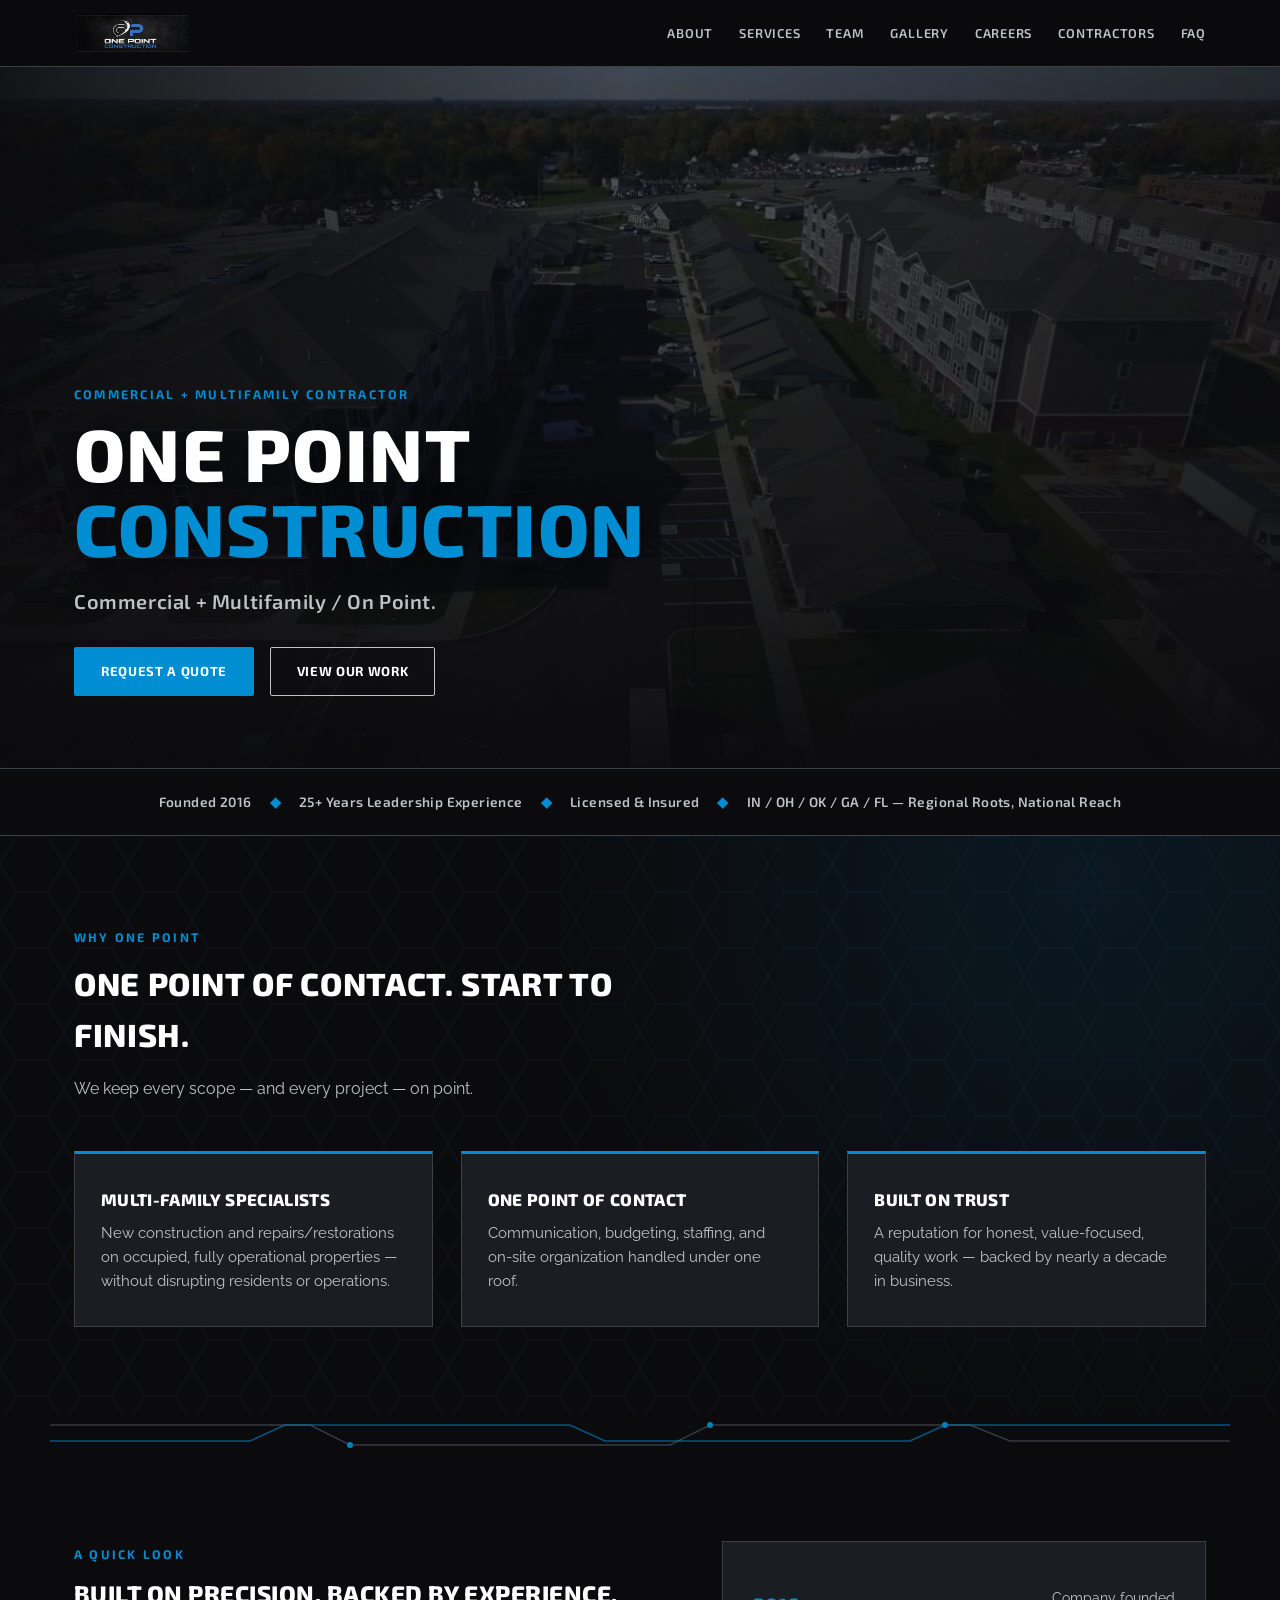
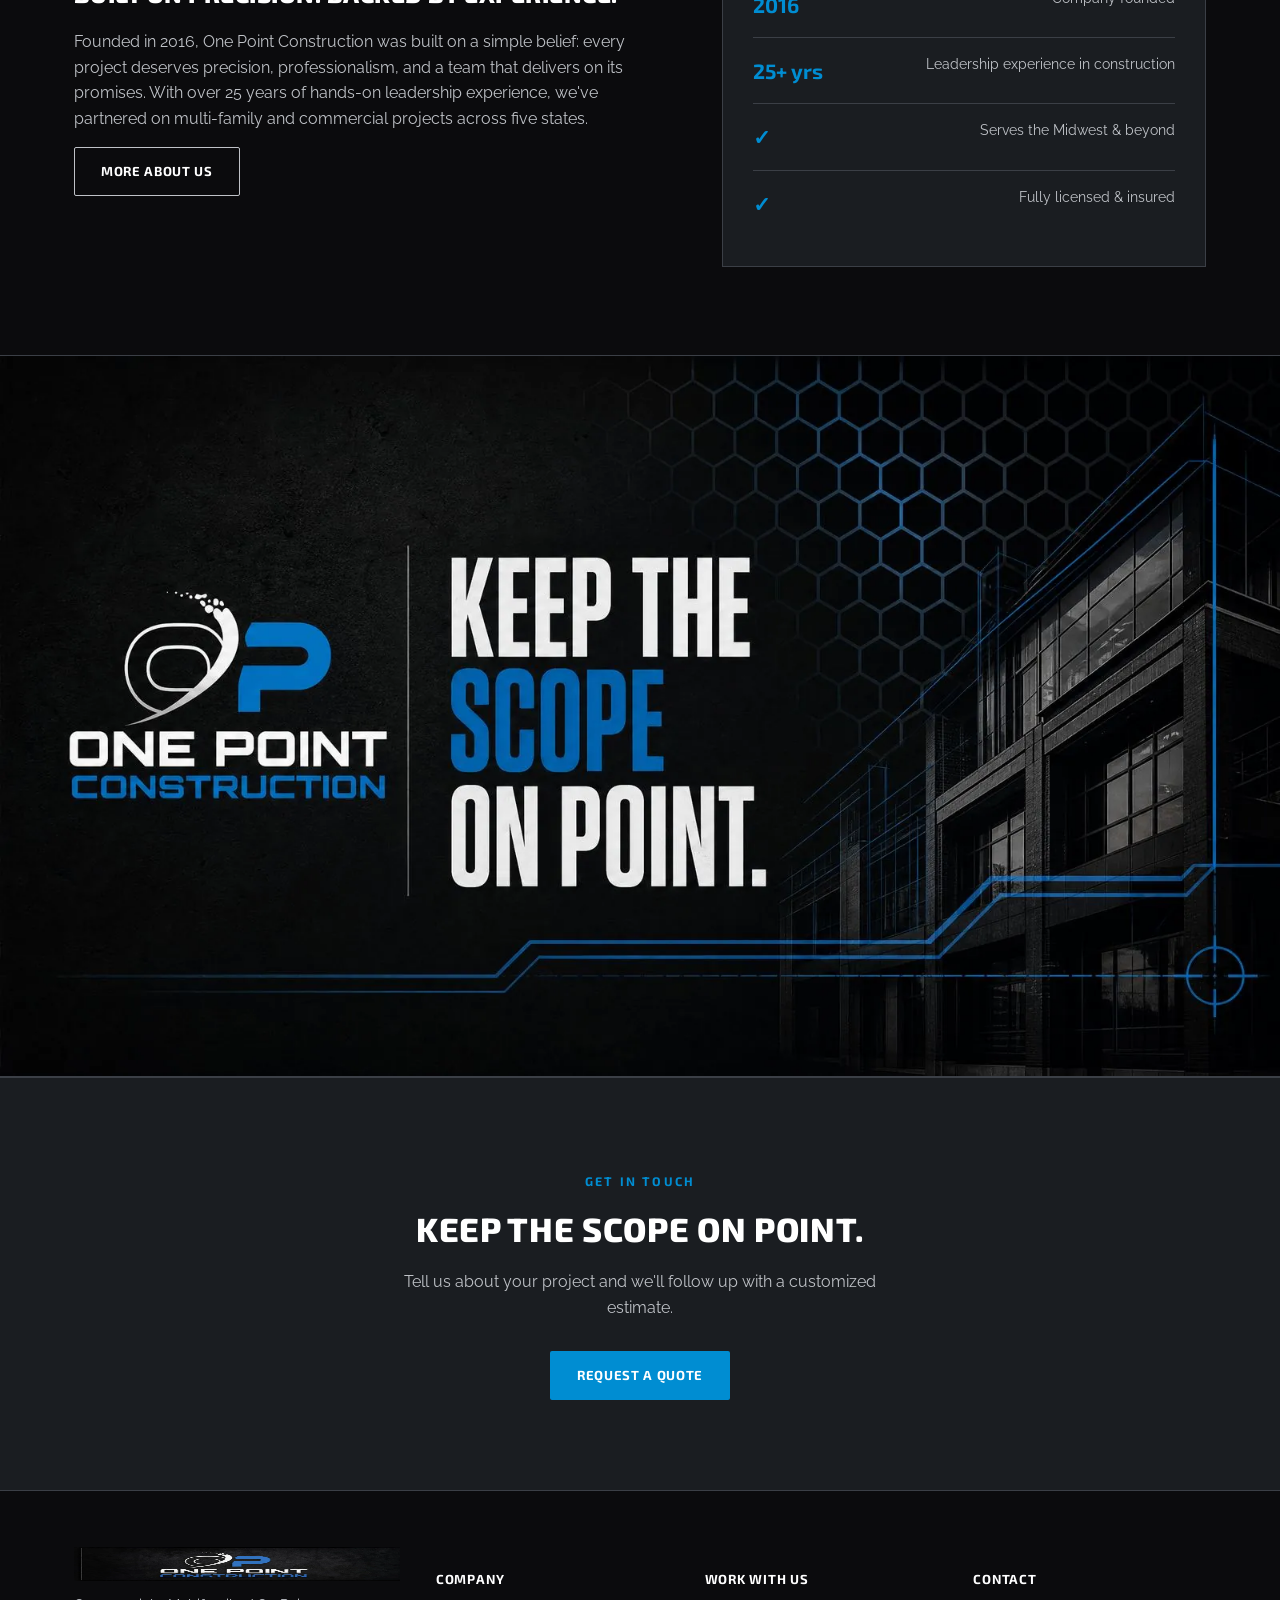
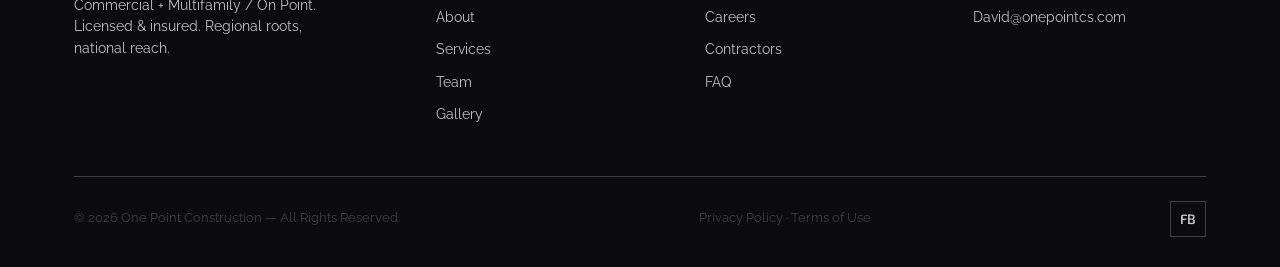
<file: index.html>
<!DOCTYPE html>
<html lang="en">
<head>
<!-- Google tag (gtag.js) -->
<script async src="https://www.googletagmanager.com/gtag/js?id=G-626EQRL59Y"></script>
<script>
  window.dataLayer = window.dataLayer || [];
  function gtag(){dataLayer.push(arguments);}
  gtag('js', new Date());

  gtag('config', 'G-626EQRL59Y');
</script>

<meta charset="UTF-8">
<meta name="viewport" content="width=device-width, initial-scale=1.0">
<title>Commercial &amp; Multifamily Contractor | One Point Construction</title>
<meta name="description" content="One Point Construction delivers commercial and multifamily roofing, siding, gutters, interior finishes, and painting across Indiana, Ohio, Oklahoma, Georgia, and Florida.">
<meta name="robots" content="index,follow,max-image-preview:large">
<meta name="theme-color" content="#0B0B0D">
<link rel="canonical" href="https://onepointconstruction.com/">
<meta property="og:type" content="website">
<meta property="og:site_name" content="One Point Construction">
<meta property="og:title" content="Commercial &amp; Multifamily Contractor | One Point Construction">
<meta property="og:description" content="Commercial and multifamily construction delivered with precision, professionalism, and one point of contact.">
<meta property="og:url" content="https://onepointconstruction.com/">
<meta property="og:image" content="https://onepointconstruction.com/assets/img/cta-band.jpg">
<meta property="og:image:secure_url" content="https://onepointconstruction.com/assets/img/cta-band.jpg">
<meta property="og:image:type" content="image/jpeg">
<meta property="og:image:width" content="1600">
<meta property="og:image:height" content="900">
<meta property="og:image:alt" content="One Point Construction — Commercial and Multifamily Contractor">
<meta name="twitter:card" content="summary_large_image">
<meta name="twitter:title" content="Commercial &amp; Multifamily Contractor | One Point Construction">
<meta name="twitter:description" content="Commercial and multifamily construction delivered with precision, professionalism, and one point of contact.">
<meta name="twitter:image" content="https://onepointconstruction.com/assets/img/cta-band.jpg">
<link rel="icon" href="assets/img/logo-badge.png">
<link rel="preload" href="assets/img/hero.webp" as="image" type="image/webp" fetchpriority="high">
<link rel="stylesheet" href="assets/styles.css">
<script type="application/ld+json">
{
  "@context":"https://schema.org",
  "@graph":[
    {
      "@type":"Organization",
      "@id":"https://onepointconstruction.com/#organization",
      "name":"One Point Construction",
      "url":"https://onepointconstruction.com/",
      "logo":{"@type":"ImageObject","url":"https://onepointconstruction.com/assets/img/logo-badge.png"},
      "image":"https://onepointconstruction.com/assets/img/hero.jpg",
      "description":"Commercial and multifamily construction contractor serving projects across Indiana, Ohio, Oklahoma, Georgia, and Florida.",
      "email":"David@onepointcs.com",
      "foundingDate":"2016",
      "sameAs":["https://www.facebook.com/OnePointCS/"],
      "areaServed":[
        {"@type":"State","name":"Indiana"},
        {"@type":"State","name":"Ohio"},
        {"@type":"State","name":"Oklahoma"},
        {"@type":"State","name":"Georgia"},
        {"@type":"State","name":"Florida"}
      ],
      "knowsAbout":["Commercial construction","Multifamily construction","Roofing","Siding","Gutters","Interior finishes","Painting"]
    },
    {
      "@type":"WebSite",
      "@id":"https://onepointconstruction.com/#website",
      "url":"https://onepointconstruction.com/",
      "name":"One Point Construction",
      "publisher":{"@id":"https://onepointconstruction.com/#organization"}
    }
  ]
}
</script>
</head>
<body>
<header>
  <div class="nav-inner">
    <a class="brand" href="index.html">
      <img src="assets/img/logo-lockup.webp" alt="One Point Construction" width="900" height="298">
    </a>
    <nav class="links">
      <a href="about.html">About</a>
      <a href="services.html">Services</a>
      <a href="team.html">Team</a>
      <a href="gallery.html">Gallery</a>
      <a href="careers.html">Careers</a>
      <a href="contractors.html">Contractors</a>
      <a href="faq.html">FAQ</a>
    </nav>
    <details class="mobile-menu">
      <summary aria-label="Open site navigation"><span class="mobile-menu-icon" aria-hidden="true">☰</span><span class="mobile-menu-label">Menu</span></summary>
      <nav class="mobile-menu-panel" aria-label="Mobile navigation">
        <a href="about.html">About</a><a href="services.html">Services</a><a href="team.html">Team</a><a href="gallery.html">Gallery</a><a href="careers.html">Careers</a><a href="contractors.html">Contractors</a><a href="faq.html">FAQ</a>
      </nav>
    </details>
  </div>
</header>
<section id="home" class="hero" style="background-image:url('assets/img/hero.webp');">
  <div class="hero-content">
    <div class="wrap">
      <span class="eyebrow">Commercial + Multifamily Contractor</span>
      <h1>ONE POINT<br><span class="accent">CONSTRUCTION</span></h1>
      <p class="hero-tagline">Commercial + Multifamily / On Point.</p>
      <div class="hero-cta">
        <a class="btn btn-primary" href="#contact">Request a Quote</a>
        <a class="btn btn-outline" href="gallery.html">View Our Work</a>
      </div>
    </div>
  </div>
</section>

<div class="cred-strip">
  <div class="wrap">
    <span>Founded 2016</span><span class="sep">&#9670;</span>
    <span>25+ Years Leadership Experience</span><span class="sep">&#9670;</span>
    <span>Licensed &amp; Insured</span><span class="sep">&#9670;</span>
    <span>IN / OH / OK / GA / FL &mdash; Regional Roots, National Reach</span>
  </div>
</div>

<section class="section hex-bg">
  <div class="wrap">
    <div class="section-head">
      <span class="eyebrow">Why One Point</span>
      <h2>One Point of Contact. Start to Finish.</h2>
      <p>We keep every scope &mdash; and every project &mdash; on point.</p>
    </div>
    <div class="pillars">
      <div class="pillar">
        <h3>Multi-Family Specialists</h3>
        <p>New construction and repairs/restorations on occupied, fully operational properties &mdash; without disrupting residents or operations.</p>
      </div>
      <div class="pillar">
        <h3>One Point of Contact</h3>
        <p>Communication, budgeting, staffing, and on-site organization handled under one roof.</p>
      </div>
      <div class="pillar">
        <h3>Built on Trust</h3>
        <p>A reputation for honest, value-focused, quality work &mdash; backed by nearly a decade in business.</p>
      </div>
    </div>
  </div>
</section>

<div class="divider"></div>

<section class="section">
  <div class="wrap">
    <div class="about-grid">
      <div class="about-copy">
        <span class="eyebrow">A Quick Look</span>
        <h2>Built on Precision. Backed by Experience.</h2>
        <p>Founded in 2016, One Point Construction was built on a simple belief: every project deserves precision, professionalism, and a team that delivers on its promises. With over 25 years of hands-on leadership experience, we've partnered on multi-family and commercial projects across five states.</p>
        <a class="btn btn-outline" href="about.html">More About Us</a>
      </div>
      <div class="stat-card">
        <div class="stat"><b>2016</b><span>Company founded</span></div>
        <div class="stat"><b>25+ yrs</b><span>Leadership experience in construction</span></div>
        <div class="stat"><b>&#10003;</b><span>Serves the Midwest &amp; beyond</span></div>
        <div class="stat"><b>&#10003;</b><span>Fully licensed &amp; insured</span></div>
      </div>
    </div>
  </div>
</section>

<div class="cta-band">
  <img src="assets/img/cta-band.webp" alt="One Point Construction — Keep the Scope On Point." width="1600" height="900" loading="lazy" decoding="async">
</div>
<section id="contact" class="contact-cta">
  <span class="eyebrow">Get In Touch</span>
  <h2>Keep the Scope On Point.</h2>
  <p>Tell us about your project and we'll follow up with a customized estimate.</p>
  <a class="btn btn-primary" href="mailto:David@onepointcs.com?subject=Requesting%20a%20Quote">Request a Quote</a>
</section>
<footer>
  <div class="wrap">
    <div class="foot-grid">
      <div class="foot-brand">
        <img src="assets/img/logo-lockup.webp" alt="One Point Construction" width="900" height="298" loading="lazy" decoding="async">
        <p>Commercial + Multifamily / On Point. Licensed &amp; insured. Regional roots, national reach.</p>
      </div>
      <div class="foot-col">
        <h5>Company</h5>
        <a href="about.html">About</a>
        <a href="services.html">Services</a>
        <a href="team.html">Team</a>
        <a href="gallery.html">Gallery</a>
      </div>
      <div class="foot-col">
        <h5>Work With Us</h5>
        <a href="careers.html">Careers</a>
        <a href="contractors.html">Contractors</a>
        <a href="faq.html">FAQ</a>
      </div>
      <div class="foot-col">
        <h5>Contact</h5>
        <a href="mailto:David@onepointcs.com">David@onepointcs.com</a>
      </div>
    </div>
    <div class="foot-bottom">
      <span>&copy; 2026 One Point Construction &mdash; All Rights Reserved.</span>
      <span><a href="privacy-policy.html">Privacy Policy</a> &middot; <a href="terms-of-use.html">Terms of Use</a></span>
      <div class="foot-social">
        <a href="https://www.facebook.com/OnePointCS/" aria-label="Facebook">FB</a>
      </div>
    </div>
  </div>
</footer>
<a class="mobile-quote-bar" href="#contact" aria-label="Request a quote from One Point Construction"><span>Have a project in mind?</span><strong>Request a Quote <span aria-hidden="true">→</span></strong></a>
</body>
</html>
</file>
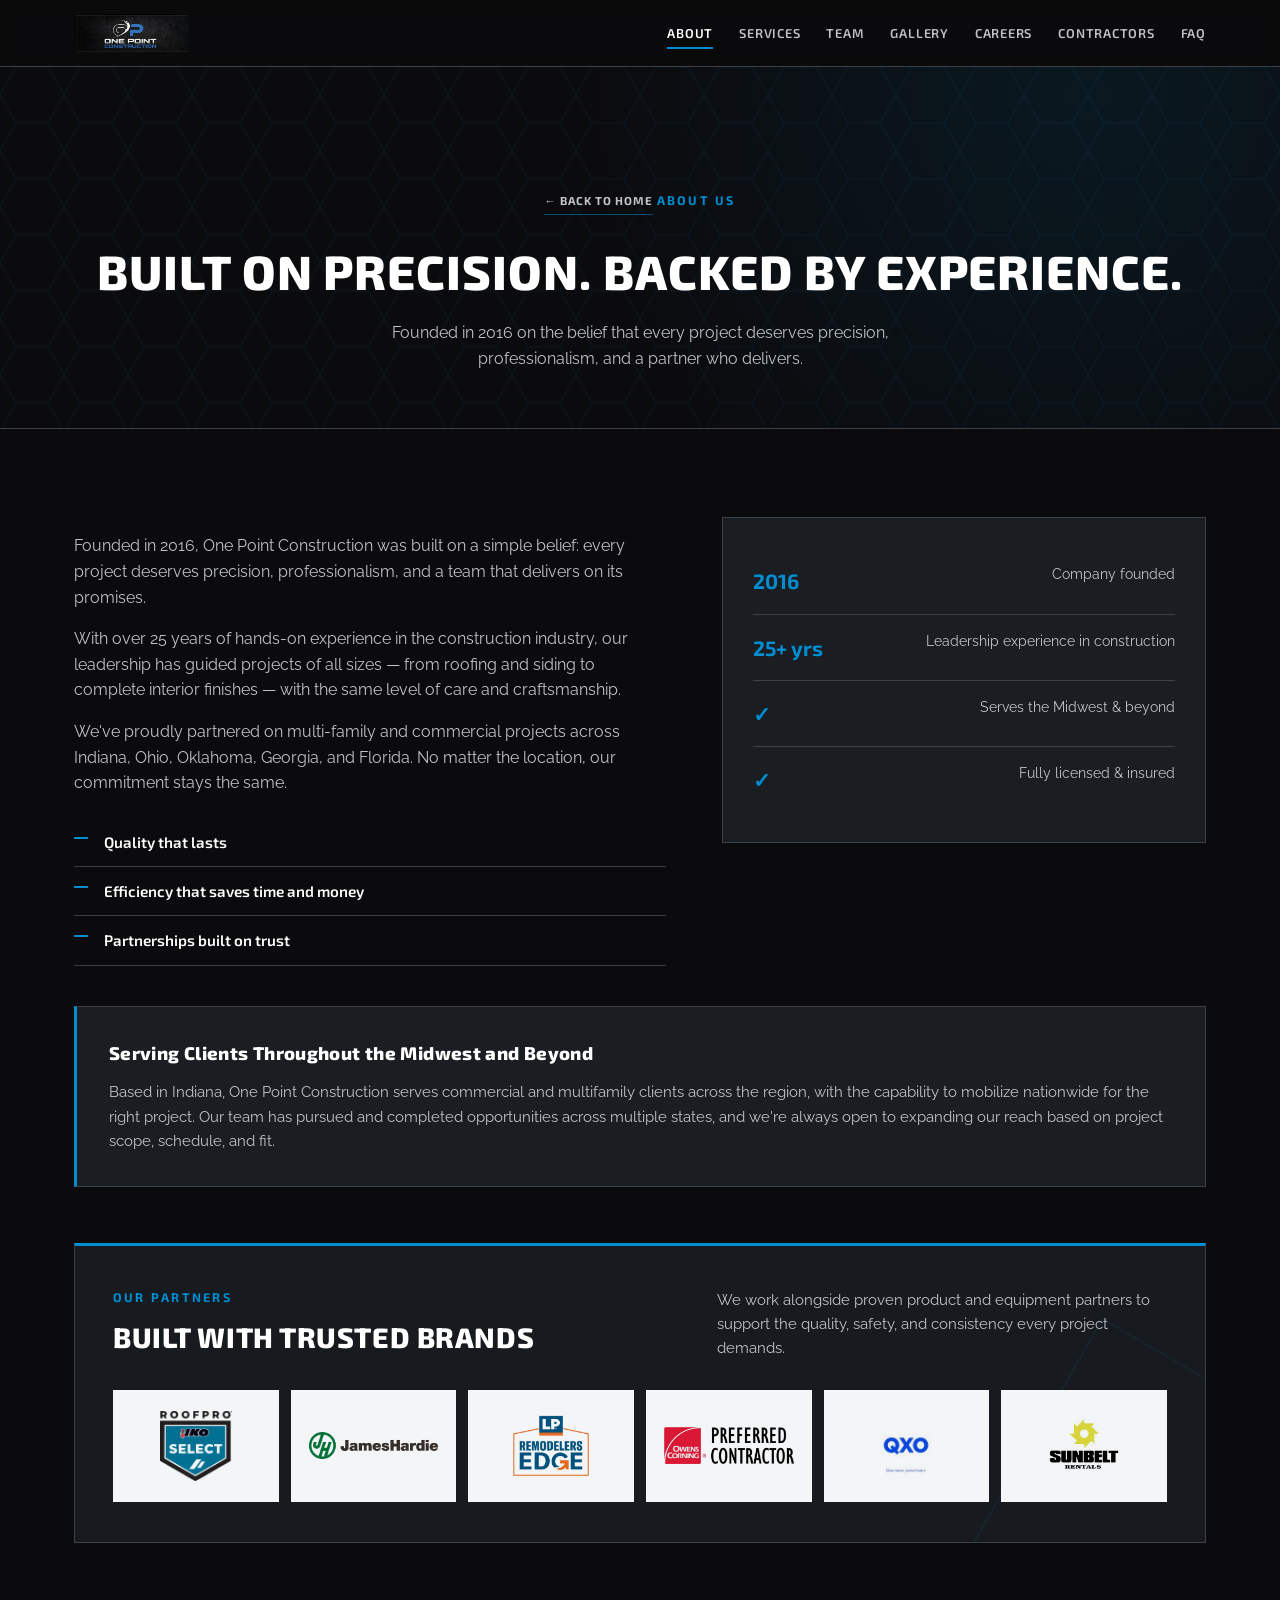
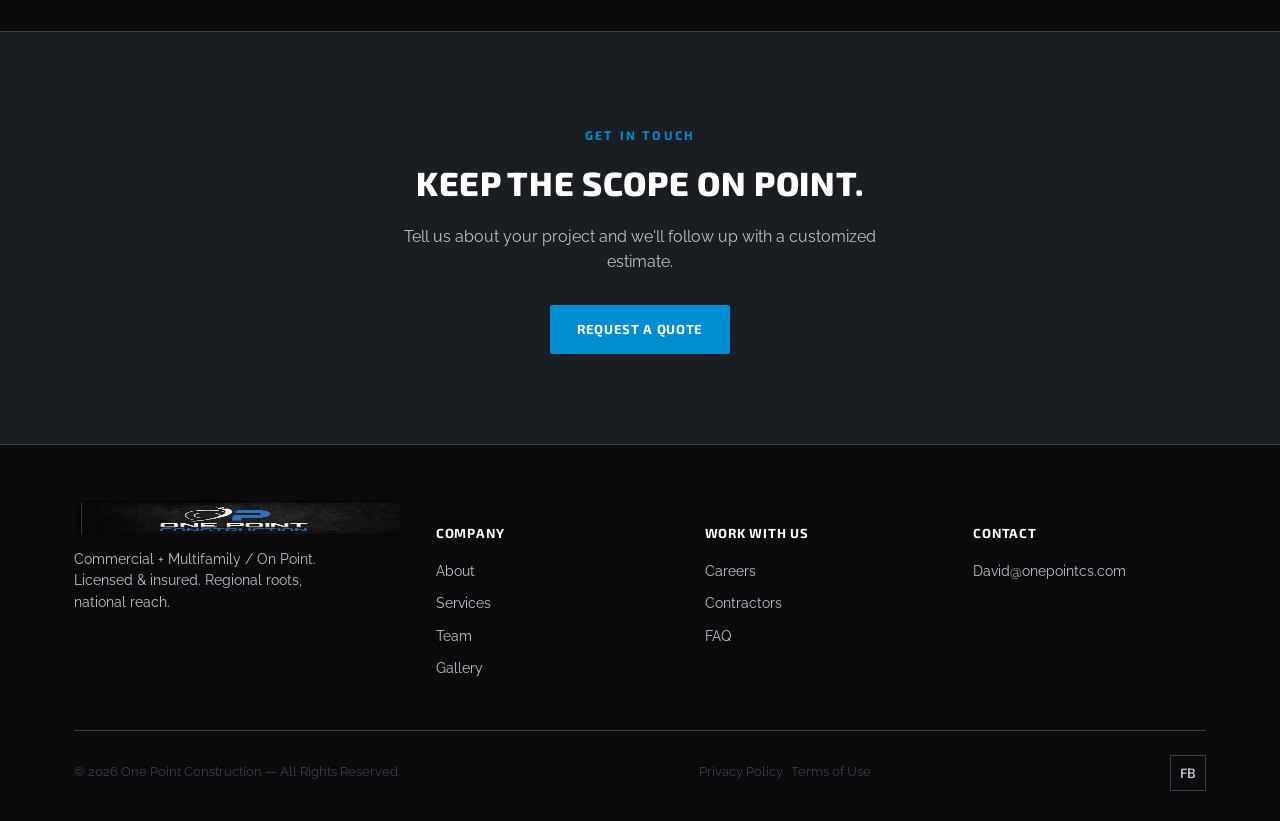
<file: about.html>
<!DOCTYPE html>
<html lang="en">
<head>
<!-- Google tag (gtag.js) -->
<script async src="https://www.googletagmanager.com/gtag/js?id=G-626EQRL59Y"></script>
<script>
  window.dataLayer = window.dataLayer || [];
  function gtag(){dataLayer.push(arguments);}
  gtag('js', new Date());

  gtag('config', 'G-626EQRL59Y');
</script>

<meta charset="UTF-8">
<meta name="viewport" content="width=device-width, initial-scale=1.0">
<title>About One Point Construction | Commercial &amp; Multifamily Contractor</title>
<meta name="description" content="Learn how One Point Construction brings 25+ years of leadership experience to commercial and multifamily projects across the Midwest and beyond.">
<meta name="robots" content="index,follow,max-image-preview:large">
<meta name="theme-color" content="#0B0B0D">
<link rel="canonical" href="https://onepointconstruction.com/about.html">
<meta property="og:type" content="website">
<meta property="og:site_name" content="One Point Construction">
<meta property="og:title" content="About One Point Construction">
<meta property="og:description" content="Commercial and multifamily construction built on precision, experience, and trusted partnerships.">
<meta property="og:url" content="https://onepointconstruction.com/about.html">
<meta property="og:image" content="https://onepointconstruction.com/assets/img/cta-band.jpg">
<meta property="og:image:secure_url" content="https://onepointconstruction.com/assets/img/cta-band.jpg">
<meta property="og:image:type" content="image/jpeg">
<meta property="og:image:width" content="1600">
<meta property="og:image:height" content="900">
<meta property="og:image:alt" content="One Point Construction — Commercial and Multifamily Contractor">
<meta name="twitter:card" content="summary_large_image">
<meta name="twitter:title" content="About One Point Construction">
<meta name="twitter:description" content="Commercial and multifamily construction built on precision, experience, and trusted partnerships.">
<meta name="twitter:image" content="https://onepointconstruction.com/assets/img/cta-band.jpg">
<link rel="icon" href="assets/img/logo-badge.png">
<link rel="stylesheet" href="assets/styles.css">
</head>
<body>
<header>
  <div class="nav-inner">
    <a class="brand" href="index.html">
      <img src="assets/img/logo-lockup.webp" alt="One Point Construction" width="900" height="298">
    </a>
    <nav class="links">
      <a href="about.html" class="active">About</a>
      <a href="services.html">Services</a>
      <a href="team.html">Team</a>
      <a href="gallery.html">Gallery</a>
      <a href="careers.html">Careers</a>
      <a href="contractors.html">Contractors</a>
      <a href="faq.html">FAQ</a>
    </nav>
    <details class="mobile-menu">
      <summary aria-label="Open site navigation"><span class="mobile-menu-icon" aria-hidden="true">☰</span><span class="mobile-menu-label">Menu</span></summary>
      <nav class="mobile-menu-panel" aria-label="Mobile navigation">
        <a href="about.html">About</a><a href="services.html">Services</a><a href="team.html">Team</a><a href="gallery.html">Gallery</a><a href="careers.html">Careers</a><a href="contractors.html">Contractors</a><a href="faq.html">FAQ</a>
      </nav>
    </details>
  </div>
</header>
<section class="page-banner hex-bg">
  <div class="wrap">
    <a class="back-home" href="index.html">← Back to Home</a>
    <span class="eyebrow">About Us</span>
    <h1>Built on Precision. Backed by Experience.</h1>
    <p>Founded in 2016 on the belief that every project deserves precision, professionalism, and a partner who delivers.</p>
  </div>
</section>

<section class="section">
  <div class="wrap">
    <div class="about-grid">
      <div class="about-copy">
        <p>Founded in 2016, One Point Construction was built on a simple belief: every project deserves precision, professionalism, and a team that delivers on its promises.</p>
        <p>With over 25 years of hands-on experience in the construction industry, our leadership has guided projects of all sizes &mdash; from roofing and siding to complete interior finishes &mdash; with the same level of care and craftsmanship.</p>
        <p>We've proudly partnered on multi-family and commercial projects across Indiana, Ohio, Oklahoma, Georgia, and Florida. No matter the location, our commitment stays the same.</p>
        <ul class="value-list">
          <li>Quality that lasts</li>
          <li>Efficiency that saves time and money</li>
          <li>Partnerships built on trust</li>
        </ul>
      </div>
      <div class="stat-card">
        <div class="stat"><b>2016</b><span>Company founded</span></div>
        <div class="stat"><b>25+ yrs</b><span>Leadership experience in construction</span></div>
        <div class="stat"><b>&#10003;</b><span>Serves the Midwest &amp; beyond</span></div>
        <div class="stat"><b>&#10003;</b><span>Fully licensed &amp; insured</span></div>
      </div>
    </div>
    <div class="service-area">
      <h3>Serving Clients Throughout the Midwest and Beyond</h3>
      <p>Based in Indiana, One Point Construction serves commercial and multifamily clients across the region, with the capability to mobilize nationwide for the right project. Our team has pursued and completed opportunities across multiple states, and we're always open to expanding our reach based on project scope, schedule, and fit.</p>
    </div>
    <section class="partner-showcase" aria-labelledby="partners-heading">
      <div class="partner-head">
        <div>
          <span class="eyebrow">Our Partners</span>
          <h2 id="partners-heading">Built With Trusted Brands</h2>
        </div>
        <p>We work alongside proven product and equipment partners to support the quality, safety, and consistency every project demands.</p>
      </div>
      <div class="partner-grid">
        <div class="partner-logo"><img src="assets/img/partners/iko-select.png" alt="IKO Select"></div>
        <div class="partner-logo"><img src="assets/img/partners/james-hardie.png" alt="James Hardie"></div>
        <div class="partner-logo"><img src="assets/img/partners/lp-remodelers-edge.jpg" alt="LP Remodelers Edge"></div>
        <div class="partner-logo"><img src="assets/img/partners/owens-corning.jpg" alt="Owens Corning"></div>
        <div class="partner-logo"><img src="assets/img/partners/qxo.jpg" alt="QXO"></div>
        <div class="partner-logo"><img src="assets/img/partners/sunbelt-rentals.jpg" alt="Sunbelt Rentals"></div>
      </div>
    </section>
  </div>
</section>
<section id="contact" class="contact-cta">
  <span class="eyebrow">Get In Touch</span>
  <h2>Keep the Scope On Point.</h2>
  <p>Tell us about your project and we'll follow up with a customized estimate.</p>
  <a class="btn btn-primary" href="mailto:David@onepointcs.com?subject=Requesting%20a%20Quote">Request a Quote</a>
</section>
<footer>
  <div class="wrap">
    <div class="foot-grid">
      <div class="foot-brand">
        <img src="assets/img/logo-lockup.webp" alt="One Point Construction" width="900" height="298" loading="lazy" decoding="async">
        <p>Commercial + Multifamily / On Point. Licensed &amp; insured. Regional roots, national reach.</p>
      </div>
      <div class="foot-col">
        <h5>Company</h5>
        <a href="about.html">About</a>
        <a href="services.html">Services</a>
        <a href="team.html">Team</a>
        <a href="gallery.html">Gallery</a>
      </div>
      <div class="foot-col">
        <h5>Work With Us</h5>
        <a href="careers.html">Careers</a>
        <a href="contractors.html">Contractors</a>
        <a href="faq.html">FAQ</a>
      </div>
      <div class="foot-col">
        <h5>Contact</h5>
        <a href="mailto:David@onepointcs.com">David@onepointcs.com</a>
      </div>
    </div>
    <div class="foot-bottom">
      <span>&copy; 2026 One Point Construction &mdash; All Rights Reserved.</span>
      <span><a href="privacy-policy.html">Privacy Policy</a> &middot; <a href="terms-of-use.html">Terms of Use</a></span>
      <div class="foot-social">
        <a href="https://www.facebook.com/OnePointCS/" aria-label="Facebook">FB</a>
      </div>
    </div>
  </div>
</footer>
<a class="mobile-quote-bar" href="index.html#contact" aria-label="Request a quote from One Point Construction"><span>Have a project in mind?</span><strong>Request a Quote <span aria-hidden="true">→</span></strong></a>
</body>
</html>
</file>
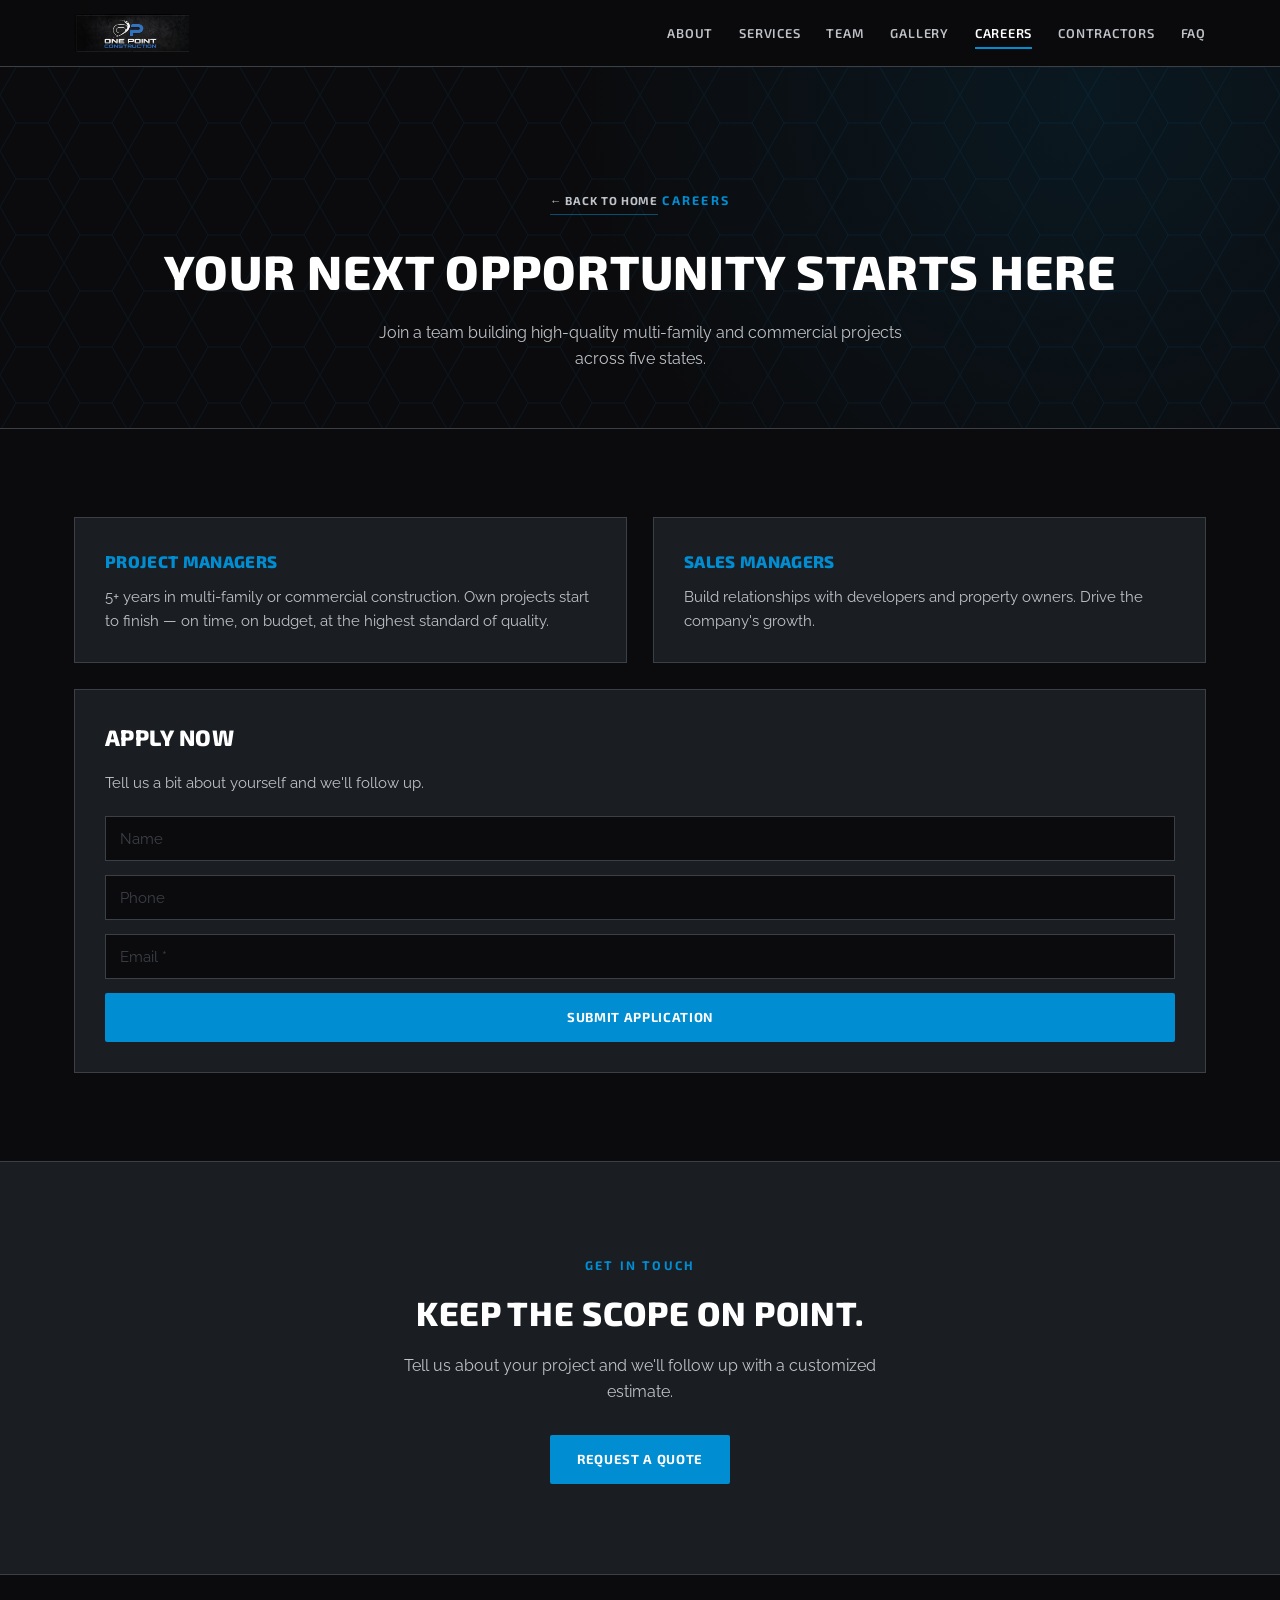
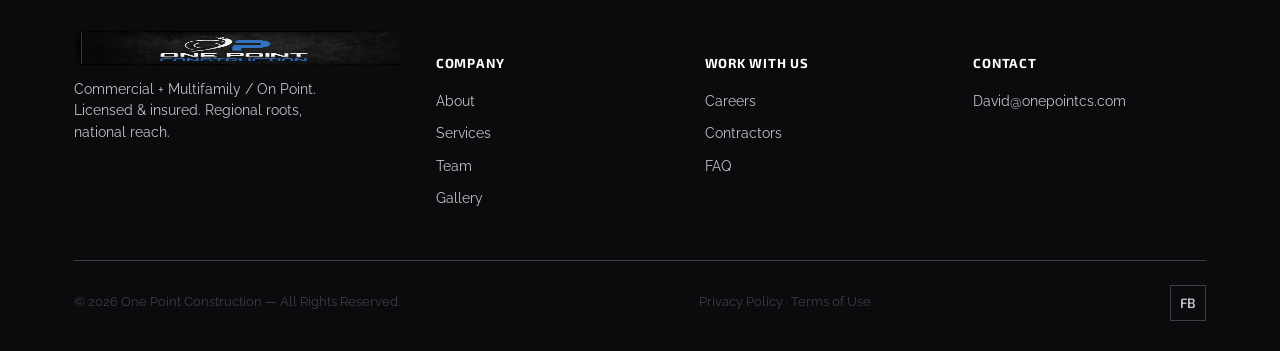
<file: careers.html>
<!DOCTYPE html>
<html lang="en">
<head>
<!-- Google tag (gtag.js) -->
<script async src="https://www.googletagmanager.com/gtag/js?id=G-626EQRL59Y"></script>
<script>
  window.dataLayer = window.dataLayer || [];
  function gtag(){dataLayer.push(arguments);}
  gtag('js', new Date());

  gtag('config', 'G-626EQRL59Y');
</script>

<meta charset="UTF-8">
<meta name="viewport" content="width=device-width, initial-scale=1.0">
<title>Construction Careers | One Point Construction</title>
<meta name="description" content="Explore Project Manager and Sales Manager career opportunities with One Point Construction on commercial and multifamily projects.">
<meta name="robots" content="index,follow,max-image-preview:large">
<meta name="theme-color" content="#0B0B0D">
<link rel="canonical" href="https://onepointconstruction.com/careers.html">
<meta property="og:type" content="website">
<meta property="og:site_name" content="One Point Construction">
<meta property="og:title" content="Construction Careers | One Point Construction">
<meta property="og:description" content="Join a team building commercial and multifamily projects across five states.">
<meta property="og:url" content="https://onepointconstruction.com/careers.html">
<meta property="og:image" content="https://onepointconstruction.com/assets/img/cta-band.jpg">
<meta property="og:image:secure_url" content="https://onepointconstruction.com/assets/img/cta-band.jpg">
<meta property="og:image:type" content="image/jpeg">
<meta property="og:image:width" content="1600">
<meta property="og:image:height" content="900">
<meta property="og:image:alt" content="One Point Construction — Commercial and Multifamily Contractor">
<meta name="twitter:card" content="summary_large_image">
<meta name="twitter:title" content="Construction Careers | One Point Construction">
<meta name="twitter:description" content="Join a team building commercial and multifamily projects across five states.">
<meta name="twitter:image" content="https://onepointconstruction.com/assets/img/cta-band.jpg">
<link rel="icon" href="assets/img/logo-badge.png">
<link rel="stylesheet" href="assets/styles.css">
</head>
<body>
<header>
  <div class="nav-inner">
    <a class="brand" href="index.html">
      <img src="assets/img/logo-lockup.webp" alt="One Point Construction" width="900" height="298">
    </a>
    <nav class="links">
      <a href="about.html">About</a>
      <a href="services.html">Services</a>
      <a href="team.html">Team</a>
      <a href="gallery.html">Gallery</a>
      <a href="careers.html" class="active">Careers</a>
      <a href="contractors.html">Contractors</a>
      <a href="faq.html">FAQ</a>
    </nav>
    <details class="mobile-menu">
      <summary aria-label="Open site navigation"><span class="mobile-menu-icon" aria-hidden="true">☰</span><span class="mobile-menu-label">Menu</span></summary>
      <nav class="mobile-menu-panel" aria-label="Mobile navigation">
        <a href="about.html">About</a><a href="services.html">Services</a><a href="team.html">Team</a><a href="gallery.html">Gallery</a><a href="careers.html">Careers</a><a href="contractors.html">Contractors</a><a href="faq.html">FAQ</a>
      </nav>
    </details>
  </div>
</header>
<section class="page-banner hex-bg">
  <div class="wrap">
    <a class="back-home" href="index.html">← Back to Home</a>
    <span class="eyebrow">Careers</span>
    <h1>Your Next Opportunity Starts Here</h1>
    <p>Join a team building high-quality multi-family and commercial projects across five states.</p>
  </div>
</section>

<section class="section">
  <div class="wrap">
    <div class="two-col">
      <div class="role-card">
        <h4>Project Managers</h4>
        <p>5+ years in multi-family or commercial construction. Own projects start to finish &mdash; on time, on budget, at the highest standard of quality.</p>
      </div>
      <div class="role-card">
        <h4>Sales Managers</h4>
        <p>Build relationships with developers and property owners. Drive the company's growth.</p>
      </div>
    </div>
    <div class="app-card" style="margin-top:26px;">
      <h3>Apply Now</h3>
      <p>Tell us a bit about yourself and we'll follow up.</p>
      <div class="app-form">
        <input type="text" placeholder="Name">
        <input type="tel" placeholder="Phone">
        <input type="email" placeholder="Email *">
        <a class="btn btn-primary" style="text-align:center;" href="mailto:David@onepointcs.com?subject=Career%20Application">Submit Application</a>
      </div>
    </div>
  </div>
</section>
<section id="contact" class="contact-cta">
  <span class="eyebrow">Get In Touch</span>
  <h2>Keep the Scope On Point.</h2>
  <p>Tell us about your project and we'll follow up with a customized estimate.</p>
  <a class="btn btn-primary" href="mailto:David@onepointcs.com?subject=Requesting%20a%20Quote">Request a Quote</a>
</section>
<footer>
  <div class="wrap">
    <div class="foot-grid">
      <div class="foot-brand">
        <img src="assets/img/logo-lockup.webp" alt="One Point Construction" width="900" height="298" loading="lazy" decoding="async">
        <p>Commercial + Multifamily / On Point. Licensed &amp; insured. Regional roots, national reach.</p>
      </div>
      <div class="foot-col">
        <h5>Company</h5>
        <a href="about.html">About</a>
        <a href="services.html">Services</a>
        <a href="team.html">Team</a>
        <a href="gallery.html">Gallery</a>
      </div>
      <div class="foot-col">
        <h5>Work With Us</h5>
        <a href="careers.html">Careers</a>
        <a href="contractors.html">Contractors</a>
        <a href="faq.html">FAQ</a>
      </div>
      <div class="foot-col">
        <h5>Contact</h5>
        <a href="mailto:David@onepointcs.com">David@onepointcs.com</a>
      </div>
    </div>
    <div class="foot-bottom">
      <span>&copy; 2026 One Point Construction &mdash; All Rights Reserved.</span>
      <span><a href="privacy-policy.html">Privacy Policy</a> &middot; <a href="terms-of-use.html">Terms of Use</a></span>
      <div class="foot-social">
        <a href="https://www.facebook.com/OnePointCS/" aria-label="Facebook">FB</a>
      </div>
    </div>
  </div>
</footer>
<a class="mobile-quote-bar" href="index.html#contact" aria-label="Request a quote from One Point Construction"><span>Have a project in mind?</span><strong>Request a Quote <span aria-hidden="true">→</span></strong></a>
</body>
</html>
</file>
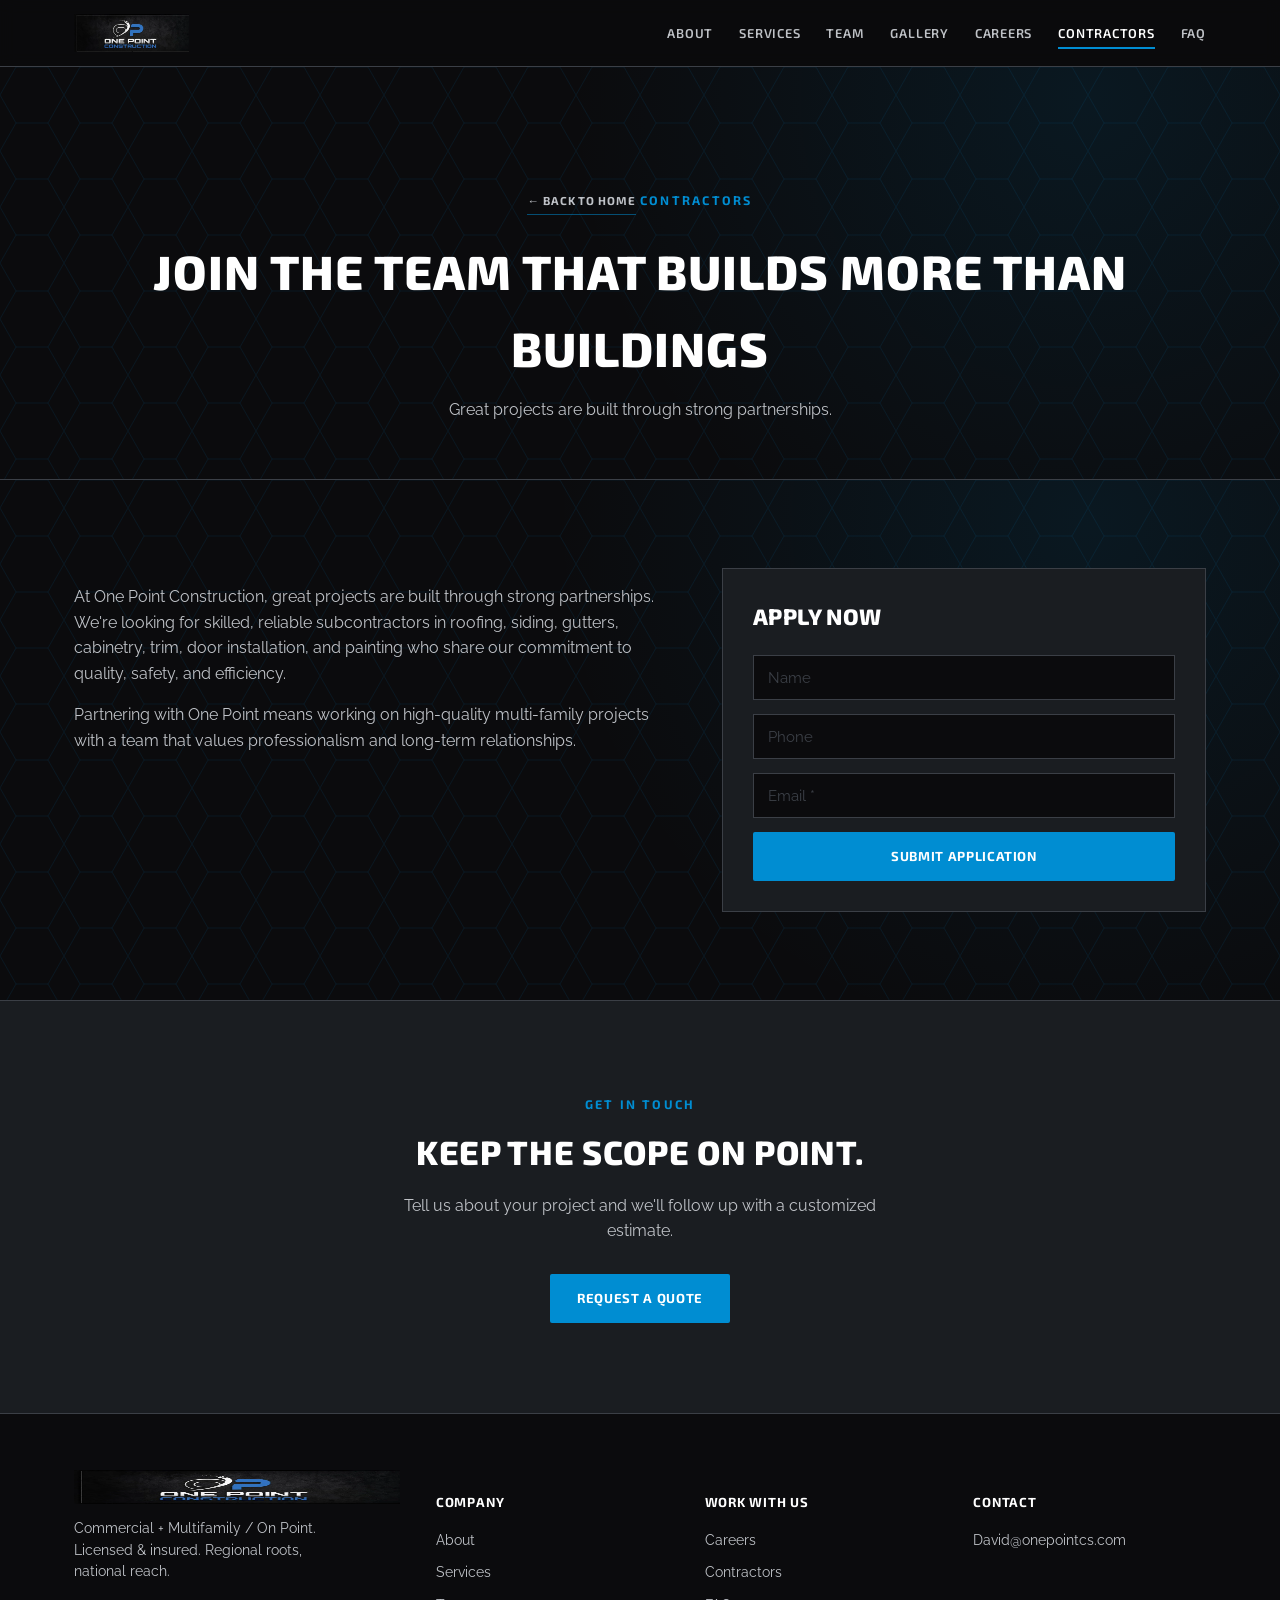
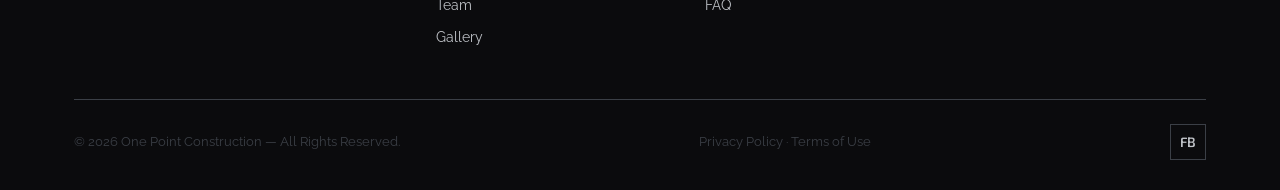
<file: contractors.html>
<!DOCTYPE html>
<html lang="en">
<head>
<!-- Google tag (gtag.js) -->
<script async src="https://www.googletagmanager.com/gtag/js?id=G-626EQRL59Y"></script>
<script>
  window.dataLayer = window.dataLayer || [];
  function gtag(){dataLayer.push(arguments);}
  gtag('js', new Date());

  gtag('config', 'G-626EQRL59Y');
</script>

<meta charset="UTF-8">
<meta name="viewport" content="width=device-width, initial-scale=1.0">
<title>Subcontractor Opportunities | One Point Construction</title>
<meta name="description" content="Partner with One Point Construction as a subcontractor for commercial and multifamily roofing, siding, gutters, cabinetry, trim, door installation, and painting.">
<meta name="robots" content="index,follow,max-image-preview:large">
<meta name="theme-color" content="#0B0B0D">
<link rel="canonical" href="https://onepointconstruction.com/contractors.html">
<meta property="og:type" content="website">
<meta property="og:site_name" content="One Point Construction">
<meta property="og:title" content="Subcontractor Opportunities | One Point Construction">
<meta property="og:description" content="Partner on commercial and multifamily construction projects built around quality, safety, and efficiency.">
<meta property="og:url" content="https://onepointconstruction.com/contractors.html">
<meta property="og:image" content="https://onepointconstruction.com/assets/img/cta-band.jpg">
<meta property="og:image:secure_url" content="https://onepointconstruction.com/assets/img/cta-band.jpg">
<meta property="og:image:type" content="image/jpeg">
<meta property="og:image:width" content="1600">
<meta property="og:image:height" content="900">
<meta property="og:image:alt" content="One Point Construction — Commercial and Multifamily Contractor">
<meta name="twitter:card" content="summary_large_image">
<meta name="twitter:title" content="Subcontractor Opportunities | One Point Construction">
<meta name="twitter:description" content="Partner on commercial and multifamily construction projects built around quality, safety, and efficiency.">
<meta name="twitter:image" content="https://onepointconstruction.com/assets/img/cta-band.jpg">
<link rel="icon" href="assets/img/logo-badge.png">
<link rel="stylesheet" href="assets/styles.css">
</head>
<body>
<header>
  <div class="nav-inner">
    <a class="brand" href="index.html">
      <img src="assets/img/logo-lockup.webp" alt="One Point Construction" width="900" height="298">
    </a>
    <nav class="links">
      <a href="about.html">About</a>
      <a href="services.html">Services</a>
      <a href="team.html">Team</a>
      <a href="gallery.html">Gallery</a>
      <a href="careers.html">Careers</a>
      <a href="contractors.html" class="active">Contractors</a>
      <a href="faq.html">FAQ</a>
    </nav>
    <details class="mobile-menu">
      <summary aria-label="Open site navigation"><span class="mobile-menu-icon" aria-hidden="true">☰</span><span class="mobile-menu-label">Menu</span></summary>
      <nav class="mobile-menu-panel" aria-label="Mobile navigation">
        <a href="about.html">About</a><a href="services.html">Services</a><a href="team.html">Team</a><a href="gallery.html">Gallery</a><a href="careers.html">Careers</a><a href="contractors.html">Contractors</a><a href="faq.html">FAQ</a>
      </nav>
    </details>
  </div>
</header>
<section class="page-banner hex-bg">
  <div class="wrap">
    <a class="back-home" href="index.html">← Back to Home</a>
    <span class="eyebrow">Contractors</span>
    <h1>Join the Team That Builds More Than Buildings</h1>
    <p>Great projects are built through strong partnerships.</p>
  </div>
</section>

<section class="section hex-bg">
  <div class="wrap">
    <div class="about-grid">
      <div class="about-copy">
        <p>At One Point Construction, great projects are built through strong partnerships. We're looking for skilled, reliable subcontractors in roofing, siding, gutters, cabinetry, trim, door installation, and painting who share our commitment to quality, safety, and efficiency.</p>
        <p>Partnering with One Point means working on high-quality multi-family projects with a team that values professionalism and long-term relationships.</p>
      </div>
      <div class="app-card">
        <h3>Apply Now</h3>
        <div class="app-form">
          <input type="text" placeholder="Name">
          <input type="tel" placeholder="Phone">
          <input type="email" placeholder="Email *">
          <a class="btn btn-primary" style="text-align:center;" href="mailto:David@onepointcs.com?subject=Subcontractor%20Application">Submit Application</a>
        </div>
      </div>
    </div>
  </div>
</section>
<section id="contact" class="contact-cta">
  <span class="eyebrow">Get In Touch</span>
  <h2>Keep the Scope On Point.</h2>
  <p>Tell us about your project and we'll follow up with a customized estimate.</p>
  <a class="btn btn-primary" href="mailto:David@onepointcs.com?subject=Requesting%20a%20Quote">Request a Quote</a>
</section>
<footer>
  <div class="wrap">
    <div class="foot-grid">
      <div class="foot-brand">
        <img src="assets/img/logo-lockup.webp" alt="One Point Construction" width="900" height="298" loading="lazy" decoding="async">
        <p>Commercial + Multifamily / On Point. Licensed &amp; insured. Regional roots, national reach.</p>
      </div>
      <div class="foot-col">
        <h5>Company</h5>
        <a href="about.html">About</a>
        <a href="services.html">Services</a>
        <a href="team.html">Team</a>
        <a href="gallery.html">Gallery</a>
      </div>
      <div class="foot-col">
        <h5>Work With Us</h5>
        <a href="careers.html">Careers</a>
        <a href="contractors.html">Contractors</a>
        <a href="faq.html">FAQ</a>
      </div>
      <div class="foot-col">
        <h5>Contact</h5>
        <a href="mailto:David@onepointcs.com">David@onepointcs.com</a>
      </div>
    </div>
    <div class="foot-bottom">
      <span>&copy; 2026 One Point Construction &mdash; All Rights Reserved.</span>
      <span><a href="privacy-policy.html">Privacy Policy</a> &middot; <a href="terms-of-use.html">Terms of Use</a></span>
      <div class="foot-social">
        <a href="https://www.facebook.com/OnePointCS/" aria-label="Facebook">FB</a>
      </div>
    </div>
  </div>
</footer>
<a class="mobile-quote-bar" href="index.html#contact" aria-label="Request a quote from One Point Construction"><span>Have a project in mind?</span><strong>Request a Quote <span aria-hidden="true">→</span></strong></a>
</body>
</html>
</file>
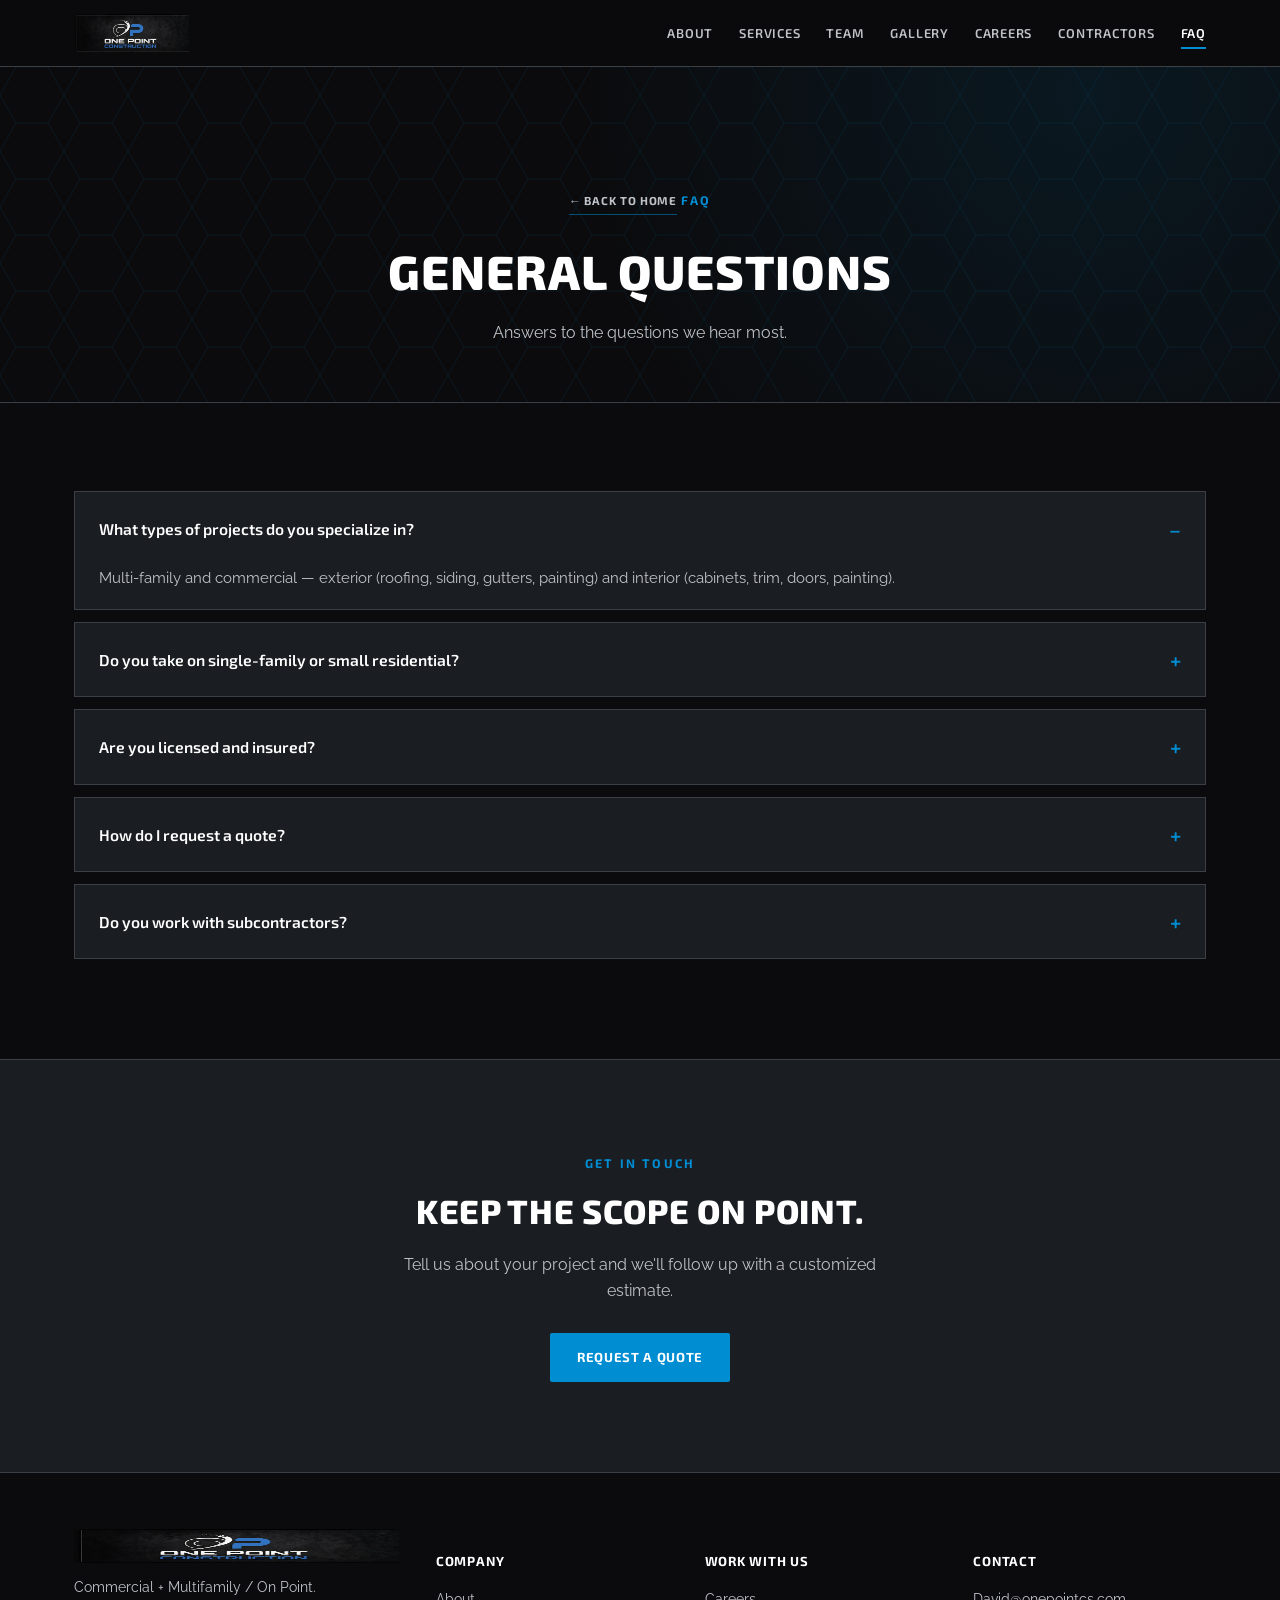
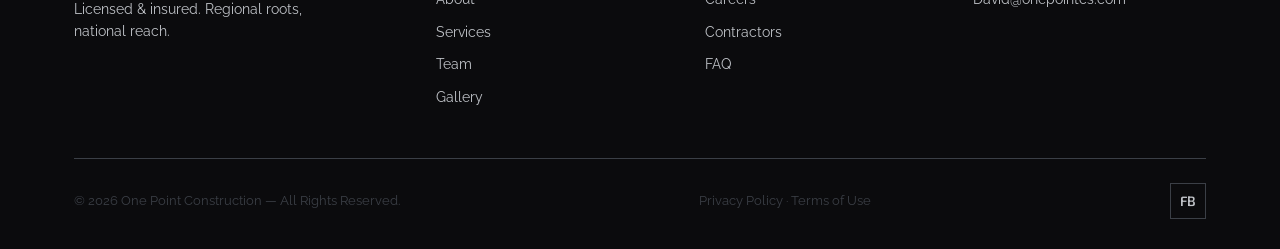
<file: faq.html>
<!DOCTYPE html>
<html lang="en">
<head>
<!-- Google tag (gtag.js) -->
<script async src="https://www.googletagmanager.com/gtag/js?id=G-626EQRL59Y"></script>
<script>
  window.dataLayer = window.dataLayer || [];
  function gtag(){dataLayer.push(arguments);}
  gtag('js', new Date());

  gtag('config', 'G-626EQRL59Y');
</script>

<meta charset="UTF-8">
<meta name="viewport" content="width=device-width, initial-scale=1.0">
<title>Commercial &amp; Multifamily Construction FAQ | One Point Construction</title>
<meta name="description" content="Answers to common questions about One Point Construction's commercial and multifamily services, licensing, quotes, and subcontractor partnerships.">
<meta name="robots" content="index,follow,max-image-preview:large">
<meta name="theme-color" content="#0B0B0D">
<link rel="canonical" href="https://onepointconstruction.com/faq.html">
<meta property="og:type" content="website">
<meta property="og:site_name" content="One Point Construction">
<meta property="og:title" content="Commercial &amp; Multifamily Construction FAQ">
<meta property="og:description" content="Answers about One Point Construction's services, licensing, quotes, and subcontractor partnerships.">
<meta property="og:url" content="https://onepointconstruction.com/faq.html">
<meta property="og:image" content="https://onepointconstruction.com/assets/img/cta-band.jpg">
<meta property="og:image:secure_url" content="https://onepointconstruction.com/assets/img/cta-band.jpg">
<meta property="og:image:type" content="image/jpeg">
<meta property="og:image:width" content="1600">
<meta property="og:image:height" content="900">
<meta property="og:image:alt" content="One Point Construction — Commercial and Multifamily Contractor">
<meta name="twitter:card" content="summary_large_image">
<meta name="twitter:title" content="Commercial &amp; Multifamily Construction FAQ">
<meta name="twitter:description" content="Answers about One Point Construction's services, licensing, quotes, and subcontractor partnerships.">
<meta name="twitter:image" content="https://onepointconstruction.com/assets/img/cta-band.jpg">
<link rel="icon" href="assets/img/logo-badge.png">
<link rel="stylesheet" href="assets/styles.css">
<script type="application/ld+json">
{
  "@context":"https://schema.org",
  "@type":"FAQPage",
  "mainEntity":[
    {"@type":"Question","name":"What types of projects do you specialize in?","acceptedAnswer":{"@type":"Answer","text":"One Point Construction specializes in multifamily and commercial work, including exterior roofing, siding, gutters, and painting, as well as interior cabinets, trim, doors, and painting."}},
    {"@type":"Question","name":"Do you take on single-family or small residential projects?","acceptedAnswer":{"@type":"Answer","text":"The company's main focus is multifamily and commercial construction. Smaller projects may be evaluated depending on scope and availability."}},
    {"@type":"Question","name":"Are you licensed and insured?","acceptedAnswer":{"@type":"Answer","text":"Yes. One Point Construction states that it is fully licensed and insured."}},
    {"@type":"Question","name":"How do I request a quote?","acceptedAnswer":{"@type":"Answer","text":"Describe your project and contact One Point Construction for a customized estimate."}},
    {"@type":"Question","name":"Do you work with subcontractors?","acceptedAnswer":{"@type":"Answer","text":"Yes. One Point Construction partners with reliable subcontractors who share its quality and safety standards."}}
  ]
}
</script>
</head>
<body>
<header>
  <div class="nav-inner">
    <a class="brand" href="index.html">
      <img src="assets/img/logo-lockup.webp" alt="One Point Construction" width="900" height="298">
    </a>
    <nav class="links">
      <a href="about.html">About</a>
      <a href="services.html">Services</a>
      <a href="team.html">Team</a>
      <a href="gallery.html">Gallery</a>
      <a href="careers.html">Careers</a>
      <a href="contractors.html">Contractors</a>
      <a href="faq.html" class="active">FAQ</a>
    </nav>
    <details class="mobile-menu">
      <summary aria-label="Open site navigation"><span class="mobile-menu-icon" aria-hidden="true">☰</span><span class="mobile-menu-label">Menu</span></summary>
      <nav class="mobile-menu-panel" aria-label="Mobile navigation">
        <a href="about.html">About</a><a href="services.html">Services</a><a href="team.html">Team</a><a href="gallery.html">Gallery</a><a href="careers.html">Careers</a><a href="contractors.html">Contractors</a><a href="faq.html">FAQ</a>
      </nav>
    </details>
  </div>
</header>
<section class="page-banner hex-bg">
  <div class="wrap">
    <a class="back-home" href="index.html">← Back to Home</a>
    <span class="eyebrow">FAQ</span>
    <h1>General Questions</h1>
    <p>Answers to the questions we hear most.</p>
  </div>
</section>

<section class="section">
  <div class="wrap">
    <details open>
      <summary>What types of projects do you specialize in?</summary>
      <div class="faq-body">Multi-family and commercial &mdash; exterior (roofing, siding, gutters, painting) and interior (cabinets, trim, doors, painting).</div>
    </details>
    <details>
      <summary>Do you take on single-family or small residential?</summary>
      <div class="faq-body">Our main focus is multi-family and commercial. We occasionally evaluate smaller jobs depending on scope and availability.</div>
    </details>
    <details>
      <summary>Are you licensed and insured?</summary>
      <div class="faq-body">Yes &mdash; fully licensed and insured, so every project is handled with professionalism and protection.</div>
    </details>
    <details>
      <summary>How do I request a quote?</summary>
      <div class="faq-body">Reach out directly &mdash; describe your project and we'll respond quickly with a customized estimate.</div>
    </details>
    <details>
      <summary>Do you work with subcontractors?</summary>
      <div class="faq-body">Yes &mdash; we partner with reliable subs who share our standards of quality and safety.</div>
    </details>
  </div>
</section>
<section id="contact" class="contact-cta">
  <span class="eyebrow">Get In Touch</span>
  <h2>Keep the Scope On Point.</h2>
  <p>Tell us about your project and we'll follow up with a customized estimate.</p>
  <a class="btn btn-primary" href="mailto:David@onepointcs.com?subject=Requesting%20a%20Quote">Request a Quote</a>
</section>
<footer>
  <div class="wrap">
    <div class="foot-grid">
      <div class="foot-brand">
        <img src="assets/img/logo-lockup.webp" alt="One Point Construction" width="900" height="298" loading="lazy" decoding="async">
        <p>Commercial + Multifamily / On Point. Licensed &amp; insured. Regional roots, national reach.</p>
      </div>
      <div class="foot-col">
        <h5>Company</h5>
        <a href="about.html">About</a>
        <a href="services.html">Services</a>
        <a href="team.html">Team</a>
        <a href="gallery.html">Gallery</a>
      </div>
      <div class="foot-col">
        <h5>Work With Us</h5>
        <a href="careers.html">Careers</a>
        <a href="contractors.html">Contractors</a>
        <a href="faq.html">FAQ</a>
      </div>
      <div class="foot-col">
        <h5>Contact</h5>
        <a href="mailto:David@onepointcs.com">David@onepointcs.com</a>
      </div>
    </div>
    <div class="foot-bottom">
      <span>&copy; 2026 One Point Construction &mdash; All Rights Reserved.</span>
      <span><a href="privacy-policy.html">Privacy Policy</a> &middot; <a href="terms-of-use.html">Terms of Use</a></span>
      <div class="foot-social">
        <a href="https://www.facebook.com/OnePointCS/" aria-label="Facebook">FB</a>
      </div>
    </div>
  </div>
</footer>
<a class="mobile-quote-bar" href="index.html#contact" aria-label="Request a quote from One Point Construction"><span>Have a project in mind?</span><strong>Request a Quote <span aria-hidden="true">→</span></strong></a>
</body>
</html>
</file>
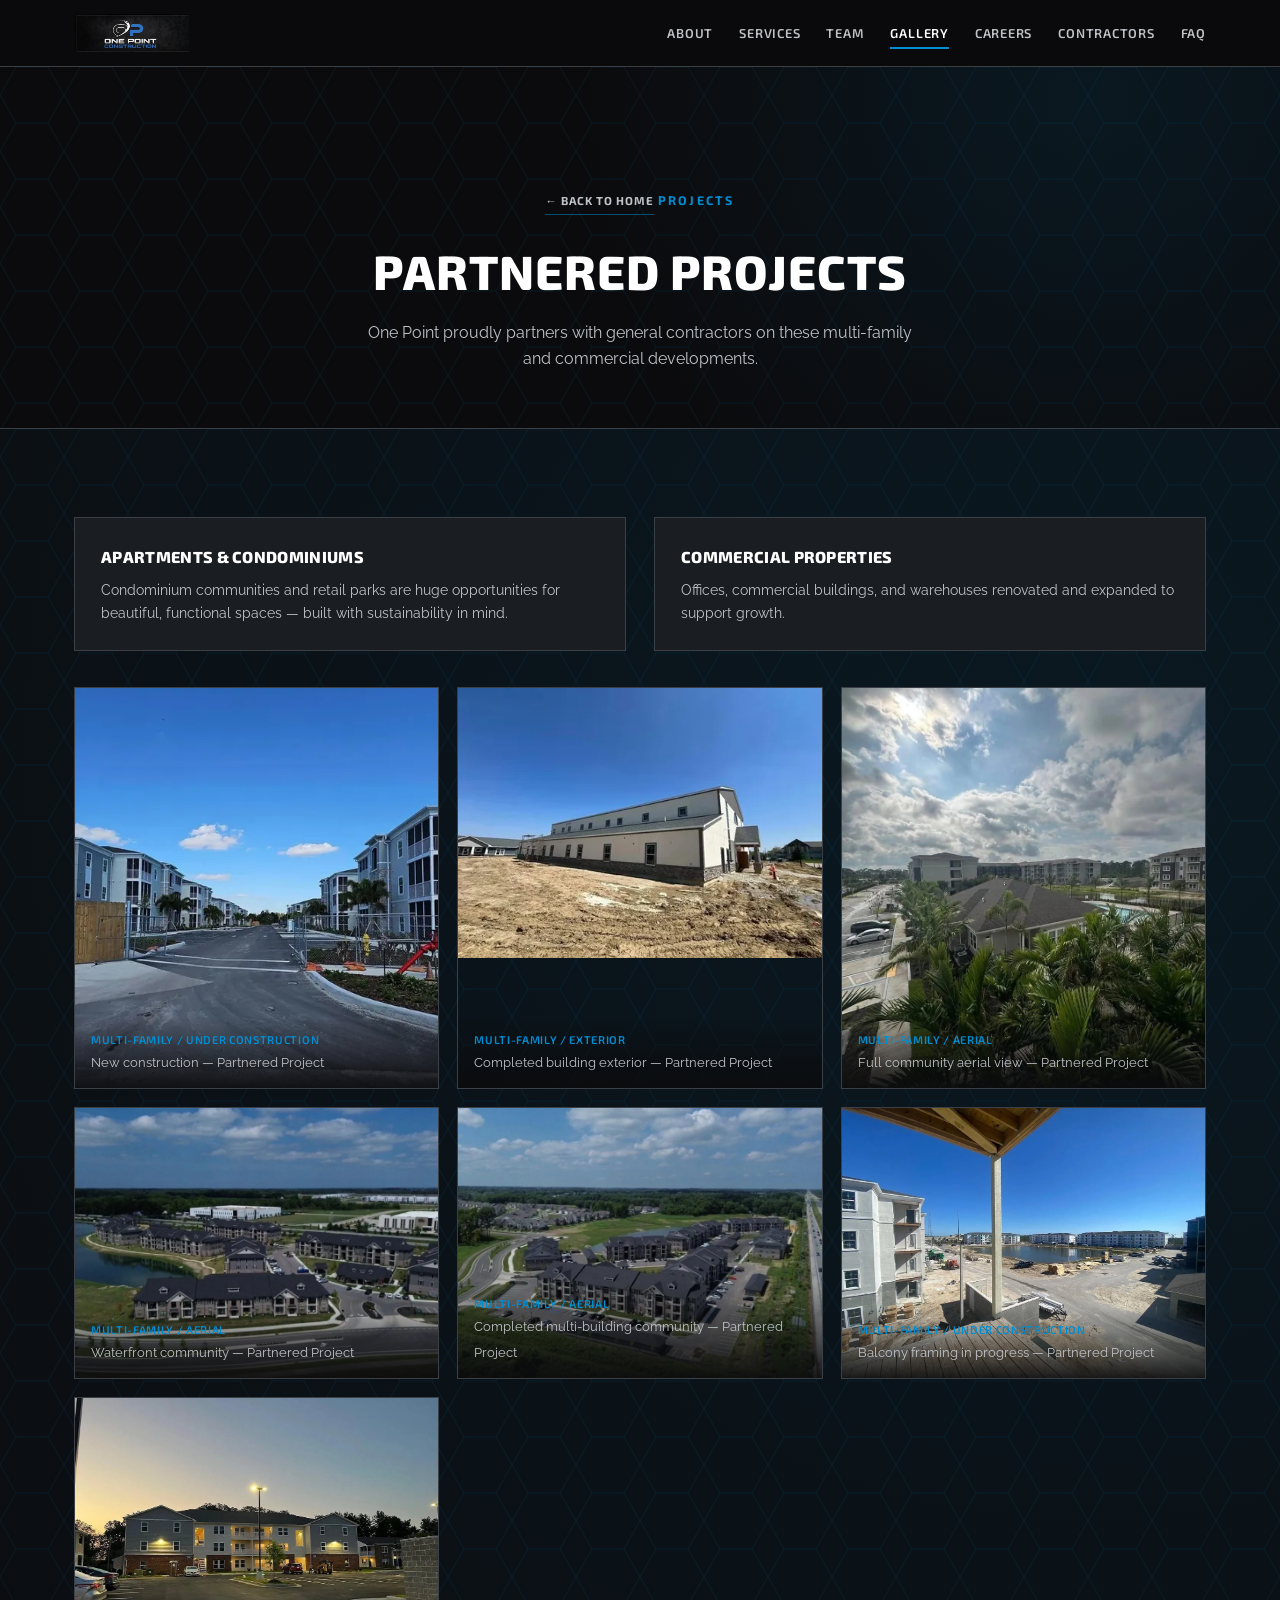
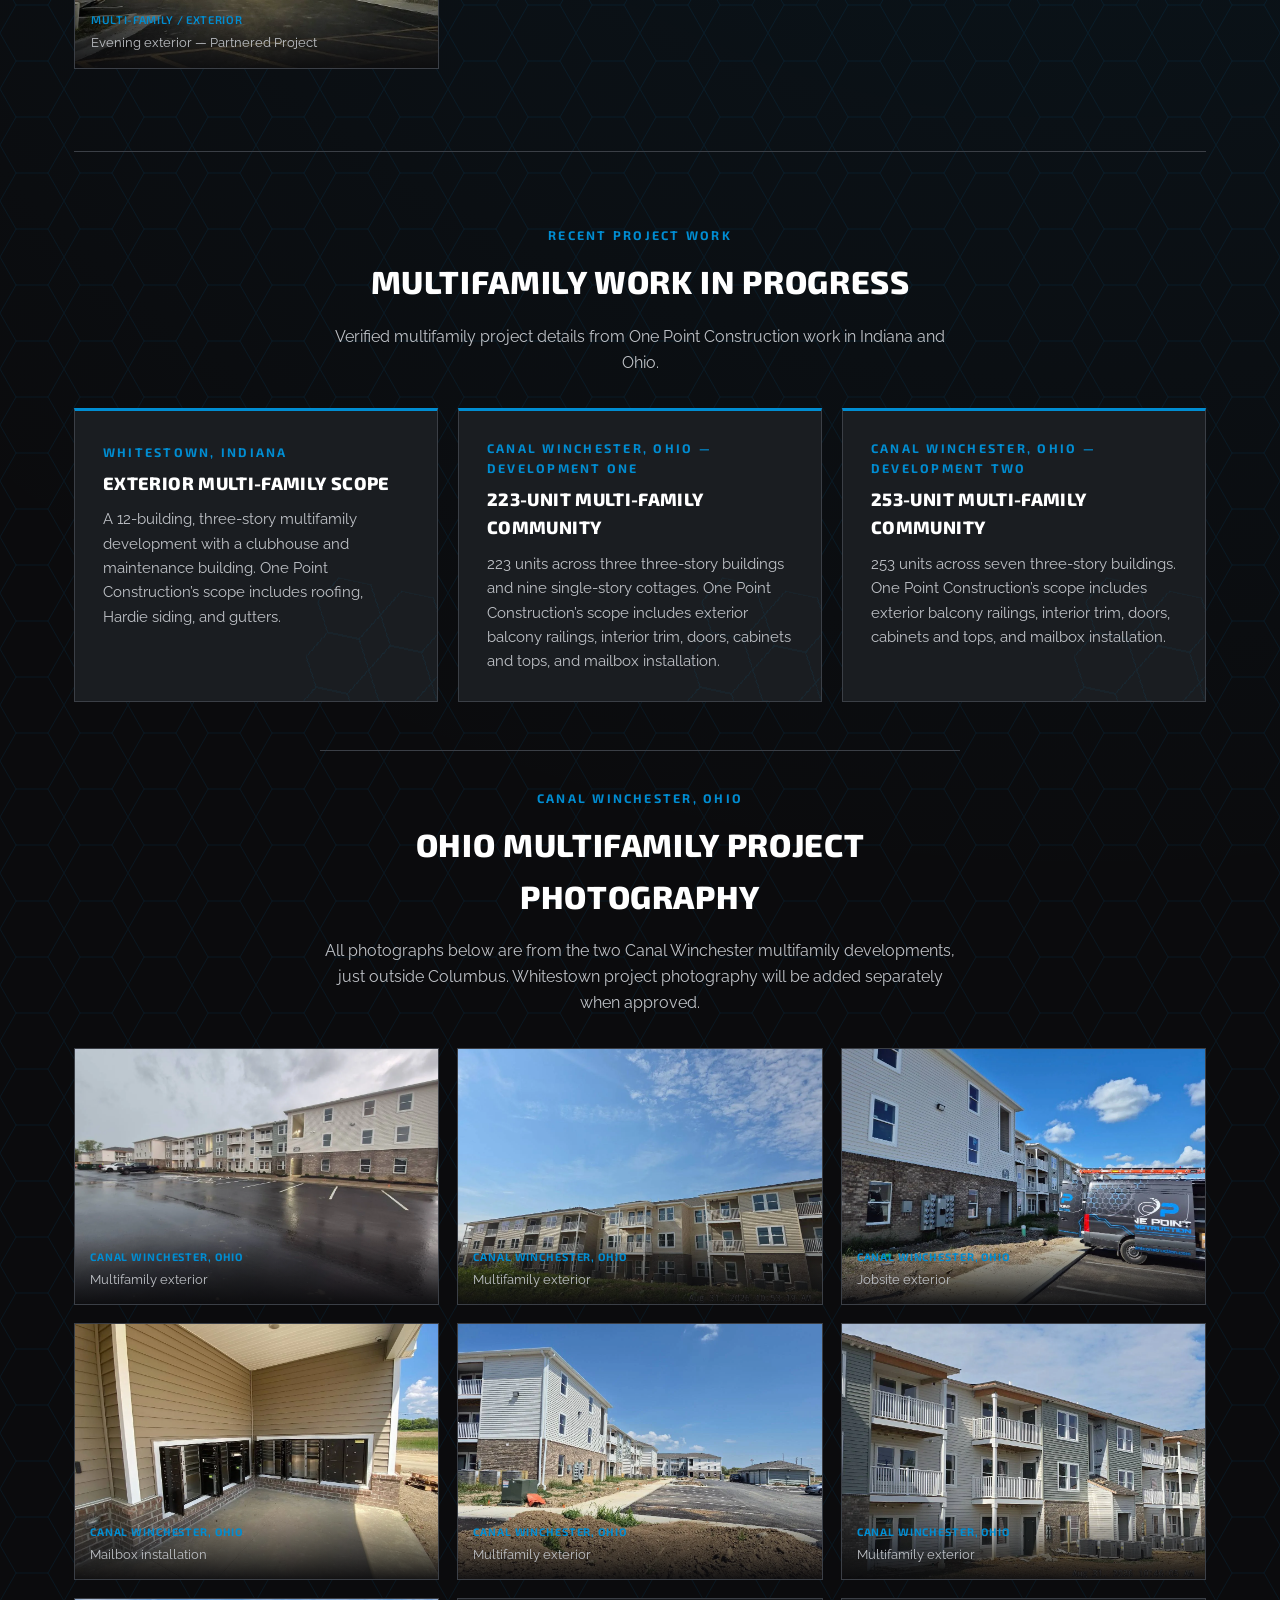
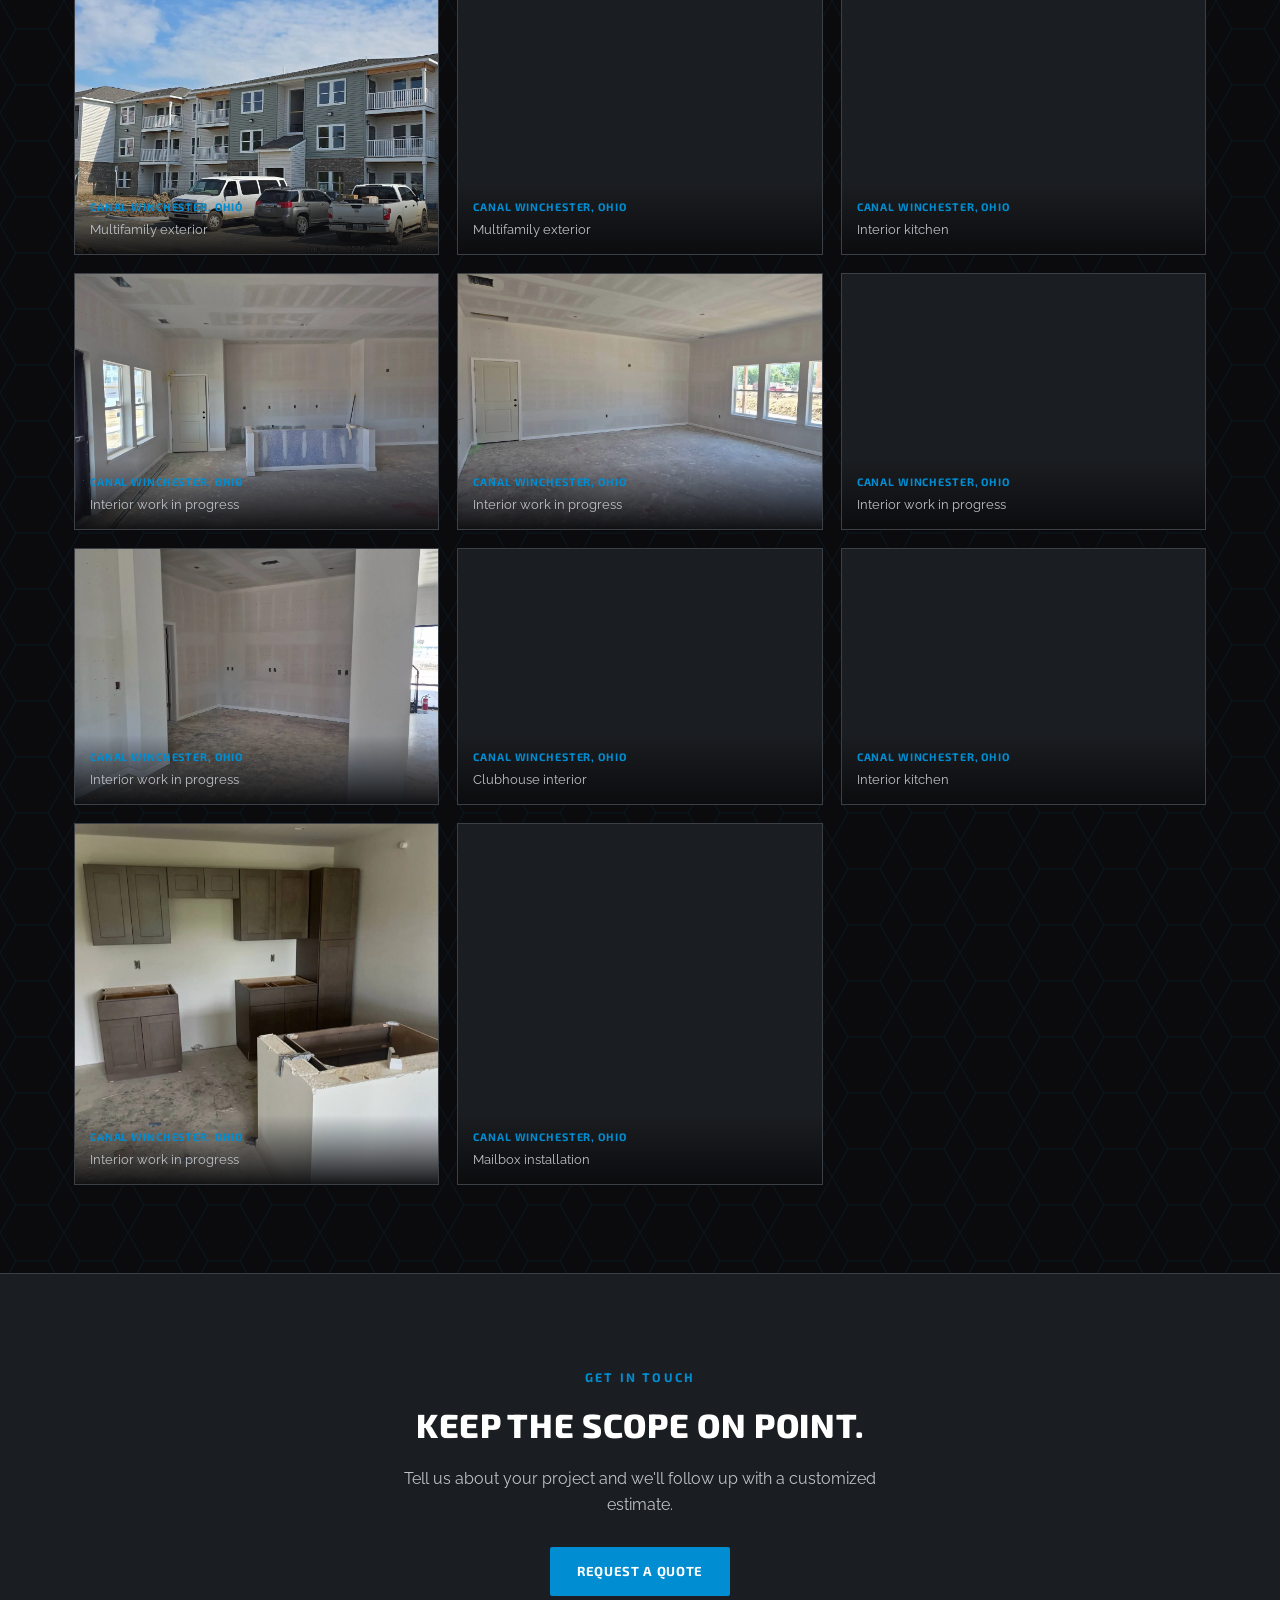
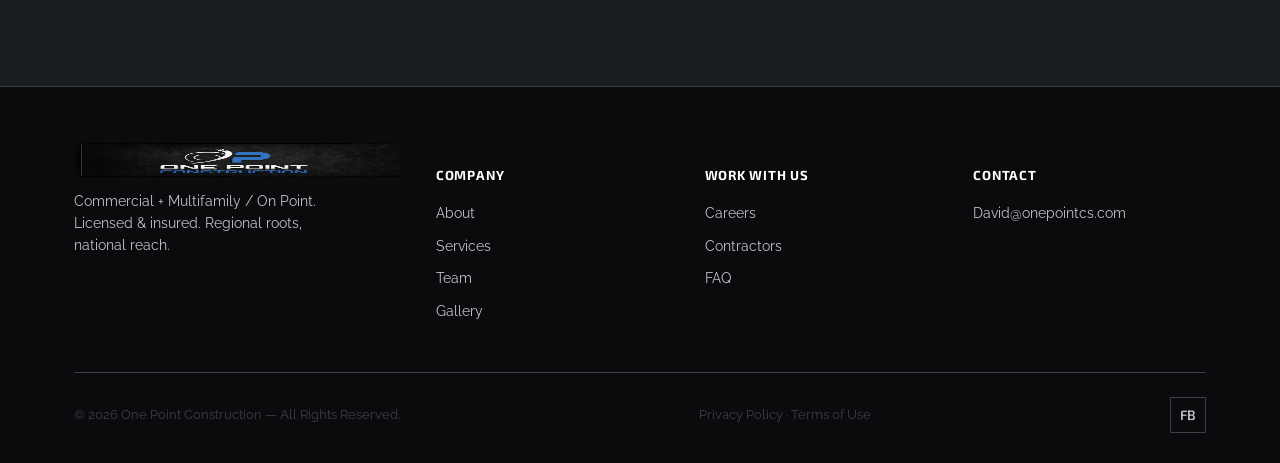
<file: gallery.html>
<!DOCTYPE html>
<html lang="en">
<head>
<!-- Google tag (gtag.js) -->
<script async src="https://www.googletagmanager.com/gtag/js?id=G-626EQRL59Y"></script>
<script>
  window.dataLayer = window.dataLayer || [];
  function gtag(){dataLayer.push(arguments);}
  gtag('js', new Date());

  gtag('config', 'G-626EQRL59Y');
</script>

<meta charset="UTF-8">
<meta name="viewport" content="width=device-width, initial-scale=1.0">
<title>Commercial &amp; Multifamily Construction Projects | One Point Construction</title>
<meta name="description" content="View One Point Construction's commercial and multifamily work, including verified recent project activity in Whitestown, Indiana and Canal Winchester, Ohio.">
<meta name="robots" content="index,follow,max-image-preview:large">
<meta name="theme-color" content="#0B0B0D">
<link rel="canonical" href="https://onepointconstruction.com/gallery.html">
<meta property="og:type" content="website">
<meta property="og:site_name" content="One Point Construction">
<meta property="og:title" content="Commercial &amp; Multifamily Construction Projects">
<meta property="og:description" content="Explore commercial and multifamily project work, including verified recent activity in Whitestown, Indiana and Canal Winchester, Ohio.">
<meta property="og:url" content="https://onepointconstruction.com/gallery.html">
<meta property="og:image" content="https://onepointconstruction.com/assets/img/cta-band.jpg">
<meta property="og:image:secure_url" content="https://onepointconstruction.com/assets/img/cta-band.jpg">
<meta property="og:image:type" content="image/jpeg">
<meta property="og:image:width" content="1600">
<meta property="og:image:height" content="900">
<meta property="og:image:alt" content="One Point Construction — Commercial and Multifamily Contractor">
<meta name="twitter:card" content="summary_large_image">
<meta name="twitter:title" content="Commercial &amp; Multifamily Construction Projects">
<meta name="twitter:description" content="Explore commercial and multifamily project work, including verified recent activity in Whitestown, Indiana and Canal Winchester, Ohio.">
<meta name="twitter:image" content="https://onepointconstruction.com/assets/img/cta-band.jpg">
<link rel="icon" href="assets/img/logo-badge.png">
<link rel="stylesheet" href="assets/styles.css">
</head>
<body>
<header>
  <div class="nav-inner">
    <a class="brand" href="index.html">
      <img src="assets/img/logo-lockup.webp" alt="One Point Construction" width="900" height="298">
    </a>
    <nav class="links">
      <a href="about.html">About</a>
      <a href="services.html">Services</a>
      <a href="team.html">Team</a>
      <a href="gallery.html" class="active">Gallery</a>
      <a href="careers.html">Careers</a>
      <a href="contractors.html">Contractors</a>
      <a href="faq.html">FAQ</a>
    </nav>
    <details class="mobile-menu">
      <summary aria-label="Open site navigation"><span class="mobile-menu-icon" aria-hidden="true">☰</span><span class="mobile-menu-label">Menu</span></summary>
      <nav class="mobile-menu-panel" aria-label="Mobile navigation">
        <a href="about.html">About</a><a href="services.html">Services</a><a href="team.html">Team</a><a href="gallery.html">Gallery</a><a href="careers.html">Careers</a><a href="contractors.html">Contractors</a><a href="faq.html">FAQ</a>
      </nav>
    </details>
  </div>
</header>
<section class="page-banner hex-bg">
  <div class="wrap">
    <a class="back-home" href="index.html">← Back to Home</a>
    <span class="eyebrow">Projects</span>
    <h1>Partnered Projects</h1>
    <p>One Point proudly partners with general contractors on these multi-family and commercial developments.</p>
  </div>
</section>

<section class="section hex-bg">
  <div class="wrap">
    <div class="gallery-intro">
      <div class="g-card">
        <h4>Apartments &amp; Condominiums</h4>
        <p>Condominium communities and retail parks are huge opportunities for beautiful, functional spaces &mdash; built with sustainability in mind.</p>
      </div>
      <div class="g-card">
        <h4>Commercial Properties</h4>
        <p>Offices, commercial buildings, and warehouses renovated and expanded to support growth.</p>
      </div>
    </div>
    <div class="gallery-grid">
      <figure class="tall">
        <picture>

          <source media="(max-width: 600px)" srcset="assets/img/gallery-3-mobile.webp 1x, assets/img/gallery-3-mobile-2x.webp 2x" type="image/webp">

          <img src="assets/img/gallery-3.webp" alt="Multi-Family / Under Construction" width="1100" height="1391" loading="lazy" decoding="async">

        </picture>
        <figcaption><span class="tag">Multi-Family / Under Construction</span><span class="cap">New construction — Partnered Project</span></figcaption>
      </figure>
      <figure>
        <picture>

          <source media="(max-width: 600px)" srcset="assets/img/gallery-1-mobile.webp 1x, assets/img/gallery-1-mobile-2x.webp 2x" type="image/webp">

          <img src="assets/img/gallery-1.webp" alt="Multi-Family / Exterior" width="1080" height="796" loading="lazy" decoding="async">

        </picture>
        <figcaption><span class="tag">Multi-Family / Exterior</span><span class="cap">Completed building exterior — Partnered Project</span></figcaption>
      </figure>
      <figure class="tall">
        <picture>

          <source media="(max-width: 600px)" srcset="assets/img/gallery-2-mobile.webp 1x, assets/img/gallery-2-mobile-2x.webp 2x" type="image/webp">

          <img src="assets/img/gallery-2.webp" alt="Multi-Family / Aerial" width="823" height="1080" loading="lazy" decoding="async">

        </picture>
        <figcaption><span class="tag">Multi-Family / Aerial</span><span class="cap">Full community aerial view — Partnered Project</span></figcaption>
      </figure>
      <figure>
        <picture>

          <source media="(max-width: 600px)" srcset="assets/img/gallery-6-mobile.webp 1x, assets/img/gallery-6-mobile-2x.webp 2x" type="image/webp">

          <img src="assets/img/gallery-6.webp" alt="Multi-Family / Aerial" width="1100" height="618" loading="lazy" decoding="async">

        </picture>
        <figcaption><span class="tag">Multi-Family / Aerial</span><span class="cap">Waterfront community — Partnered Project</span></figcaption>
      </figure>
      <figure>
        <picture>

          <source media="(max-width: 600px)" srcset="assets/img/gallery-5-mobile.webp 1x, assets/img/gallery-5-mobile-2x.webp 2x" type="image/webp">

          <img src="assets/img/gallery-5.webp" alt="Multi-Family / Aerial" width="1100" height="618" loading="lazy" decoding="async">

        </picture>
        <figcaption><span class="tag">Multi-Family / Aerial</span><span class="cap">Completed multi-building community — Partnered Project</span></figcaption>
      </figure>
      <figure>
        <picture>

          <source media="(max-width: 600px)" srcset="assets/img/gallery-4-mobile.webp 1x, assets/img/gallery-4-mobile-2x.webp 2x" type="image/webp">

          <img src="assets/img/gallery-4.webp" alt="Multi-Family / Under Construction" width="1100" height="825" loading="lazy" decoding="async">

        </picture>
        <figcaption><span class="tag">Multi-Family / Under Construction</span><span class="cap">Balcony framing in progress — Partnered Project</span></figcaption>
      </figure>
      <figure>
        <picture>

          <source media="(max-width: 600px)" srcset="assets/img/gallery-7-mobile.webp 1x, assets/img/gallery-7-mobile-2x.webp 2x" type="image/webp">

          <img src="assets/img/gallery-7.webp" alt="Multi-Family / Exterior" width="1100" height="825" loading="lazy" decoding="async">

        </picture>
        <figcaption><span class="tag">Multi-Family / Exterior</span><span class="cap">Evening exterior — Partnered Project</span></figcaption>
      </figure>
    </div>
    <div class="recent-projects">
      <div class="section-head center">
        <span class="eyebrow">Recent Project Work</span>
        <h2>Multifamily Work in Progress</h2>
        <p>Verified multifamily project details from One Point Construction work in Indiana and Ohio.</p>
      </div>
      <div class="project-briefs">
        <article class="project-brief">
          <span class="eyebrow">Whitestown, Indiana</span>
          <h3>Exterior Multi-Family Scope</h3>
          <p>A 12-building, three-story multifamily development with a clubhouse and maintenance building. One Point Construction’s scope includes roofing, Hardie siding, and gutters.</p>
        </article>
        <article class="project-brief">
          <span class="eyebrow">Canal Winchester, Ohio &mdash; Development One</span>
          <h3>223-Unit Multi-Family Community</h3>
          <p>223 units across three three-story buildings and nine single-story cottages. One Point Construction’s scope includes exterior balcony railings, interior trim, doors, cabinets and tops, and mailbox installation.</p>
        </article>
        <article class="project-brief">
          <span class="eyebrow">Canal Winchester, Ohio &mdash; Development Two</span>
          <h3>253-Unit Multi-Family Community</h3>
          <p>253 units across seven three-story buildings. One Point Construction’s scope includes exterior balcony railings, interior trim, doors, cabinets and tops, and mailbox installation.</p>
        </article>
      </div>
      <div id="oh-project-photos" class="section-head center project-photo-head">
        <span class="eyebrow">Canal Winchester, Ohio</span>
        <h2>Ohio Multifamily Project Photography</h2>
        <p>All photographs below are from the two Canal Winchester multifamily developments, just outside Columbus. Whitestown project photography will be added separately when approved.</p>
      </div>
      <div class="recent-project-grid">
        <figure><picture>
  <source media="(max-width: 600px)" srcset="assets/img/gallery-recent-01-mobile.webp 1x, assets/img/gallery-recent-01-mobile-2x.webp 2x" type="image/webp">
  <img src="assets/img/gallery-recent-01.webp" alt="Canal Winchester, Ohio multifamily project exterior" width="1320" height="936" loading="lazy" decoding="async">
</picture><figcaption><span class="tag">Canal Winchester, Ohio</span><span class="cap">Multifamily exterior</span></figcaption></figure>
        <figure><picture>
  <source media="(max-width: 600px)" srcset="assets/img/gallery-recent-02-mobile.webp 1x, assets/img/gallery-recent-02-mobile-2x.webp 2x" type="image/webp">
  <img src="assets/img/gallery-recent-02.webp" alt="Canal Winchester, Ohio multifamily project exterior" width="1320" height="963" loading="lazy" decoding="async">
</picture><figcaption><span class="tag">Canal Winchester, Ohio</span><span class="cap">Multifamily exterior</span></figcaption></figure>
        <figure><picture>
  <source media="(max-width: 600px)" srcset="assets/img/gallery-recent-03-mobile.webp 1x, assets/img/gallery-recent-03-mobile-2x.webp 2x" type="image/webp">
  <img src="assets/img/gallery-recent-03.webp" alt="Canal Winchester, Ohio multifamily project exterior" width="1320" height="957" loading="lazy" decoding="async">
</picture><figcaption><span class="tag">Canal Winchester, Ohio</span><span class="cap">Jobsite exterior</span></figcaption></figure>
        <figure><picture>
  <source media="(max-width: 600px)" srcset="assets/img/gallery-recent-04-mobile.webp 1x, assets/img/gallery-recent-04-mobile-2x.webp 2x" type="image/webp">
  <img src="assets/img/gallery-recent-04.webp" alt="Canal Winchester, Ohio multifamily project work" width="1320" height="964" loading="lazy" decoding="async">
</picture><figcaption><span class="tag">Canal Winchester, Ohio</span><span class="cap">Mailbox installation</span></figcaption></figure>
        <figure><picture>
  <source media="(max-width: 600px)" srcset="assets/img/gallery-recent-06-mobile.webp 1x, assets/img/gallery-recent-06-mobile-2x.webp 2x" type="image/webp">
  <img src="assets/img/gallery-recent-06.webp" alt="Canal Winchester, Ohio multifamily project exterior" width="1320" height="939" loading="lazy" decoding="async">
</picture><figcaption><span class="tag">Canal Winchester, Ohio</span><span class="cap">Multifamily exterior</span></figcaption></figure>
        <figure><picture>
  <source media="(max-width: 600px)" srcset="assets/img/gallery-recent-08-mobile.webp 1x, assets/img/gallery-recent-08-mobile-2x.webp 2x" type="image/webp">
  <img src="assets/img/gallery-recent-08.webp" alt="Canal Winchester, Ohio multifamily project exterior" width="1320" height="953" loading="lazy" decoding="async">
</picture><figcaption><span class="tag">Canal Winchester, Ohio</span><span class="cap">Multifamily exterior</span></figcaption></figure>
        <figure><picture>
  <source media="(max-width: 600px)" srcset="assets/img/gallery-recent-09-mobile.webp 1x, assets/img/gallery-recent-09-mobile-2x.webp 2x" type="image/webp">
  <img src="assets/img/gallery-recent-09.webp" alt="Canal Winchester, Ohio multifamily project exterior" width="1320" height="964" loading="lazy" decoding="async">
</picture><figcaption><span class="tag">Canal Winchester, Ohio</span><span class="cap">Multifamily exterior</span></figcaption></figure>
        <figure><picture>
  <source media="(max-width: 600px)" srcset="assets/img/gallery-recent-11-mobile.webp 1x, assets/img/gallery-recent-11-mobile-2x.webp 2x" type="image/webp">
  <img src="assets/img/gallery-recent-11.webp" alt="Canal Winchester, Ohio multifamily project exterior" width="1320" height="968" loading="lazy" decoding="async">
</picture><figcaption><span class="tag">Canal Winchester, Ohio</span><span class="cap">Multifamily exterior</span></figcaption></figure>
        <figure><picture>
  <source media="(max-width: 600px)" srcset="assets/img/gallery-recent-07-mobile.webp 1x, assets/img/gallery-recent-07-mobile-2x.webp 2x" type="image/webp">
  <img src="assets/img/gallery-recent-07.webp" alt="Canal Winchester, Ohio multifamily project work" width="1320" height="947" loading="lazy" decoding="async">
</picture><figcaption><span class="tag">Canal Winchester, Ohio</span><span class="cap">Interior kitchen</span></figcaption></figure>
        <figure><picture>
  <source media="(max-width: 600px)" srcset="assets/img/gallery-recent-10-mobile.webp 1x, assets/img/gallery-recent-10-mobile-2x.webp 2x" type="image/webp">
  <img src="assets/img/gallery-recent-10.webp" alt="Canal Winchester, Ohio multifamily project interior work" width="1320" height="974" loading="lazy" decoding="async">
</picture><figcaption><span class="tag">Canal Winchester, Ohio</span><span class="cap">Interior work in progress</span></figcaption></figure>
        <figure><picture>
  <source media="(max-width: 600px)" srcset="assets/img/gallery-recent-12-mobile.webp 1x, assets/img/gallery-recent-12-mobile-2x.webp 2x" type="image/webp">
  <img src="assets/img/gallery-recent-12.webp" alt="Canal Winchester, Ohio multifamily project interior work" width="1320" height="940" loading="lazy" decoding="async">
</picture><figcaption><span class="tag">Canal Winchester, Ohio</span><span class="cap">Interior work in progress</span></figcaption></figure>
        <figure><picture>
  <source media="(max-width: 600px)" srcset="assets/img/gallery-recent-13-mobile.webp 1x, assets/img/gallery-recent-13-mobile-2x.webp 2x" type="image/webp">
  <img src="assets/img/gallery-recent-13.webp" alt="Canal Winchester, Ohio multifamily project interior work" width="1320" height="942" loading="lazy" decoding="async">
</picture><figcaption><span class="tag">Canal Winchester, Ohio</span><span class="cap">Interior work in progress</span></figcaption></figure>
        <figure><picture>
  <source media="(max-width: 600px)" srcset="assets/img/gallery-recent-14-mobile.webp 1x, assets/img/gallery-recent-14-mobile-2x.webp 2x" type="image/webp">
  <img src="assets/img/gallery-recent-14.webp" alt="Canal Winchester, Ohio multifamily project interior work" width="1320" height="939" loading="lazy" decoding="async">
</picture><figcaption><span class="tag">Canal Winchester, Ohio</span><span class="cap">Interior work in progress</span></figcaption></figure>
        <figure><picture>
  <source media="(max-width: 600px)" srcset="assets/img/gallery-recent-16-mobile.webp 1x, assets/img/gallery-recent-16-mobile-2x.webp 2x" type="image/webp">
  <img src="assets/img/gallery-recent-16.webp" alt="Canal Winchester, Ohio multifamily clubhouse interior" width="1320" height="970" loading="lazy" decoding="async">
</picture><figcaption><span class="tag">Canal Winchester, Ohio</span><span class="cap">Clubhouse interior</span></figcaption></figure>
        <figure><picture>
  <source media="(max-width: 600px)" srcset="assets/img/gallery-recent-17-mobile.webp 1x, assets/img/gallery-recent-17-mobile-2x.webp 2x" type="image/webp">
  <img src="assets/img/gallery-recent-17.webp" alt="Canal Winchester, Ohio multifamily project interior finish work" width="1320" height="945" loading="lazy" decoding="async">
</picture><figcaption><span class="tag">Canal Winchester, Ohio</span><span class="cap">Interior kitchen</span></figcaption></figure>
        <figure class="portrait"><picture>
  <source media="(max-width: 600px)" srcset="assets/img/gallery-recent-05-mobile.webp 1x, assets/img/gallery-recent-05-mobile-2x.webp 2x" type="image/webp">
  <img src="assets/img/gallery-recent-05.webp" alt="Canal Winchester, Ohio multifamily project interior work" width="1320" height="1724" loading="lazy" decoding="async">
</picture><figcaption><span class="tag">Canal Winchester, Ohio</span><span class="cap">Interior work in progress</span></figcaption></figure>
        <figure class="portrait"><picture>
  <source media="(max-width: 600px)" srcset="assets/img/gallery-recent-15-mobile.webp 1x, assets/img/gallery-recent-15-mobile-2x.webp 2x" type="image/webp">
  <img src="assets/img/gallery-recent-15.webp" alt="Canal Winchester, Ohio multifamily mailbox installation" width="1320" height="1713" loading="lazy" decoding="async">
</picture><figcaption><span class="tag">Canal Winchester, Ohio</span><span class="cap">Mailbox installation</span></figcaption></figure>
      </div>
    </div>
  </div>
</section>
<section id="contact" class="contact-cta">
  <span class="eyebrow">Get In Touch</span>
  <h2>Keep the Scope On Point.</h2>
  <p>Tell us about your project and we'll follow up with a customized estimate.</p>
  <a class="btn btn-primary" href="mailto:David@onepointcs.com?subject=Requesting%20a%20Quote">Request a Quote</a>
</section>
<footer>
  <div class="wrap">
    <div class="foot-grid">
      <div class="foot-brand">
        <img src="assets/img/logo-lockup.webp" alt="One Point Construction" width="900" height="298" loading="lazy" decoding="async">
        <p>Commercial + Multifamily / On Point. Licensed &amp; insured. Regional roots, national reach.</p>
      </div>
      <div class="foot-col">
        <h5>Company</h5>
        <a href="about.html">About</a>
        <a href="services.html">Services</a>
        <a href="team.html">Team</a>
        <a href="gallery.html">Gallery</a>
      </div>
      <div class="foot-col">
        <h5>Work With Us</h5>
        <a href="careers.html">Careers</a>
        <a href="contractors.html">Contractors</a>
        <a href="faq.html">FAQ</a>
      </div>
      <div class="foot-col">
        <h5>Contact</h5>
        <a href="mailto:David@onepointcs.com">David@onepointcs.com</a>
      </div>
    </div>
    <div class="foot-bottom">
      <span>&copy; 2026 One Point Construction &mdash; All Rights Reserved.</span>
      <span><a href="privacy-policy.html">Privacy Policy</a> &middot; <a href="terms-of-use.html">Terms of Use</a></span>
      <div class="foot-social">
        <a href="https://www.facebook.com/OnePointCS/" aria-label="Facebook">FB</a>
      </div>
    </div>
  </div>
</footer>
<a class="mobile-quote-bar" href="index.html#contact" aria-label="Request a quote from One Point Construction"><span>Have a project in mind?</span><strong>Request a Quote <span aria-hidden="true">→</span></strong></a>
</body>
</html>
</file>
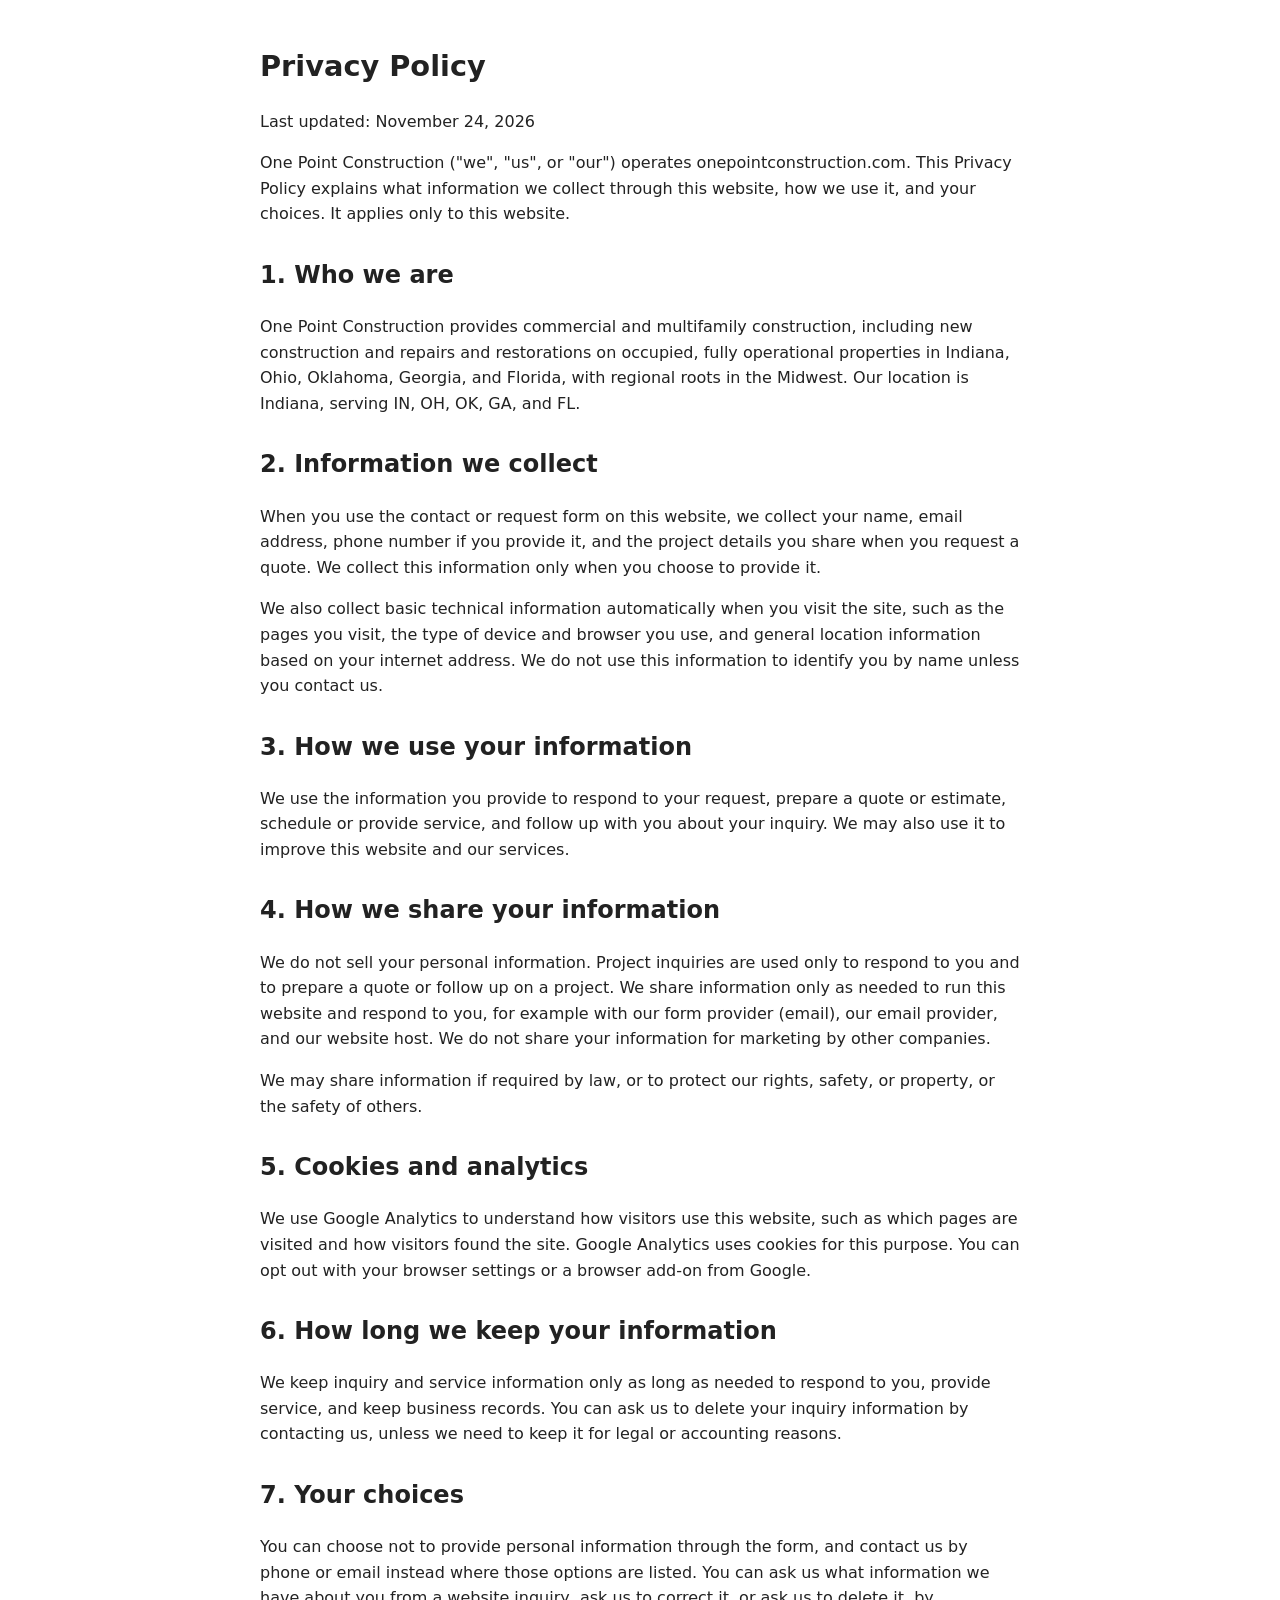
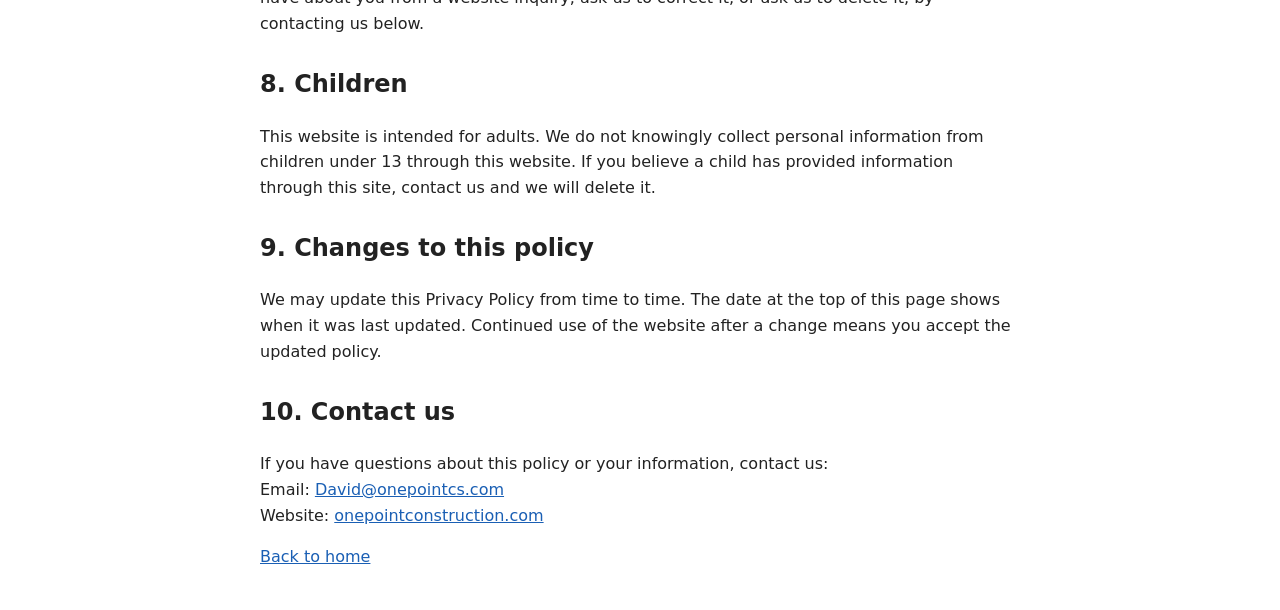
<file: privacy-policy.html>
<!doctype html>
<html lang="en">
<head>
<!-- Google tag (gtag.js) -->
<script async src="https://www.googletagmanager.com/gtag/js?id=G-626EQRL59Y"></script>
<script>
  window.dataLayer = window.dataLayer || [];
  function gtag(){dataLayer.push(arguments);}
  gtag('js', new Date());

  gtag('config', 'G-626EQRL59Y');
</script>

<meta charset="utf-8">
<meta name="viewport" content="width=device-width, initial-scale=1">
<title>Privacy Policy | One Point Construction</title>
<style>body{font-family:system-ui,-apple-system,Segoe UI,Roboto,sans-serif;line-height:1.6;max-width:760px;margin:0 auto;padding:24px;color:#222}h1{font-size:1.8rem}h2{margin-top:1.8rem}a{color:#1a5fb4}</style>
</head>
<body>
<!-- Draft prepared November 24, 2026. This is a general template, not legal advice. The business owner should review it before publishing. -->
<main>
<h1>Privacy Policy</h1>
<p>Last updated: November 24, 2026</p>

<p>One Point Construction ("we", "us", or "our") operates onepointconstruction.com. This Privacy Policy explains what information we collect through this website, how we use it, and your choices. It applies only to this website.</p>
<h2>1. Who we are</h2>
<p>One Point Construction provides commercial and multifamily construction, including new construction and repairs and restorations on occupied, fully operational properties in Indiana, Ohio, Oklahoma, Georgia, and Florida, with regional roots in the Midwest. Our location is Indiana, serving IN, OH, OK, GA, and FL.</p>
<h2>2. Information we collect</h2>
<p>When you use the contact or request form on this website, we collect your name, email address, phone number if you provide it, and the project details you share when you request a quote. We collect this information only when you choose to provide it.</p>
<p>We also collect basic technical information automatically when you visit the site, such as the pages you visit, the type of device and browser you use, and general location information based on your internet address. We do not use this information to identify you by name unless you contact us.</p>
<h2>3. How we use your information</h2>
<p>We use the information you provide to respond to your request, prepare a quote or estimate, schedule or provide service, and follow up with you about your inquiry. We may also use it to improve this website and our services.</p>
<h2>4. How we share your information</h2>
<p>We do not sell your personal information. Project inquiries are used only to respond to you and to prepare a quote or follow up on a project. We share information only as needed to run this website and respond to you, for example with our form provider (email), our email provider, and our website host. We do not share your information for marketing by other companies.</p>
<p>We may share information if required by law, or to protect our rights, safety, or property, or the safety of others.</p>
<h2>5. Cookies and analytics</h2>
<p>We use Google Analytics to understand how visitors use this website, such as which pages are visited and how visitors found the site. Google Analytics uses cookies for this purpose. You can opt out with your browser settings or a browser add-on from Google.</p>
<h2>6. How long we keep your information</h2>
<p>We keep inquiry and service information only as long as needed to respond to you, provide service, and keep business records. You can ask us to delete your inquiry information by contacting us, unless we need to keep it for legal or accounting reasons.</p>
<h2>7. Your choices</h2>
<p>You can choose not to provide personal information through the form, and contact us by phone or email instead where those options are listed. You can ask us what information we have about you from a website inquiry, ask us to correct it, or ask us to delete it, by contacting us below.</p>
<h2>8. Children</h2>
<p>This website is intended for adults. We do not knowingly collect personal information from children under 13 through this website. If you believe a child has provided information through this site, contact us and we will delete it.</p>
<h2>9. Changes to this policy</h2>
<p>We may update this Privacy Policy from time to time. The date at the top of this page shows when it was last updated. Continued use of the website after a change means you accept the updated policy.</p>
<h2>10. Contact us</h2>
<p>If you have questions about this policy or your information, contact us:<br>
Email: <a href="mailto:David@onepointcs.com">David@onepointcs.com</a><br>
Website: <a href="https://onepointconstruction.com/">onepointconstruction.com</a></p>

<p><a href="/">Back to home</a></p>
</main>
</body>
</html>
</file>
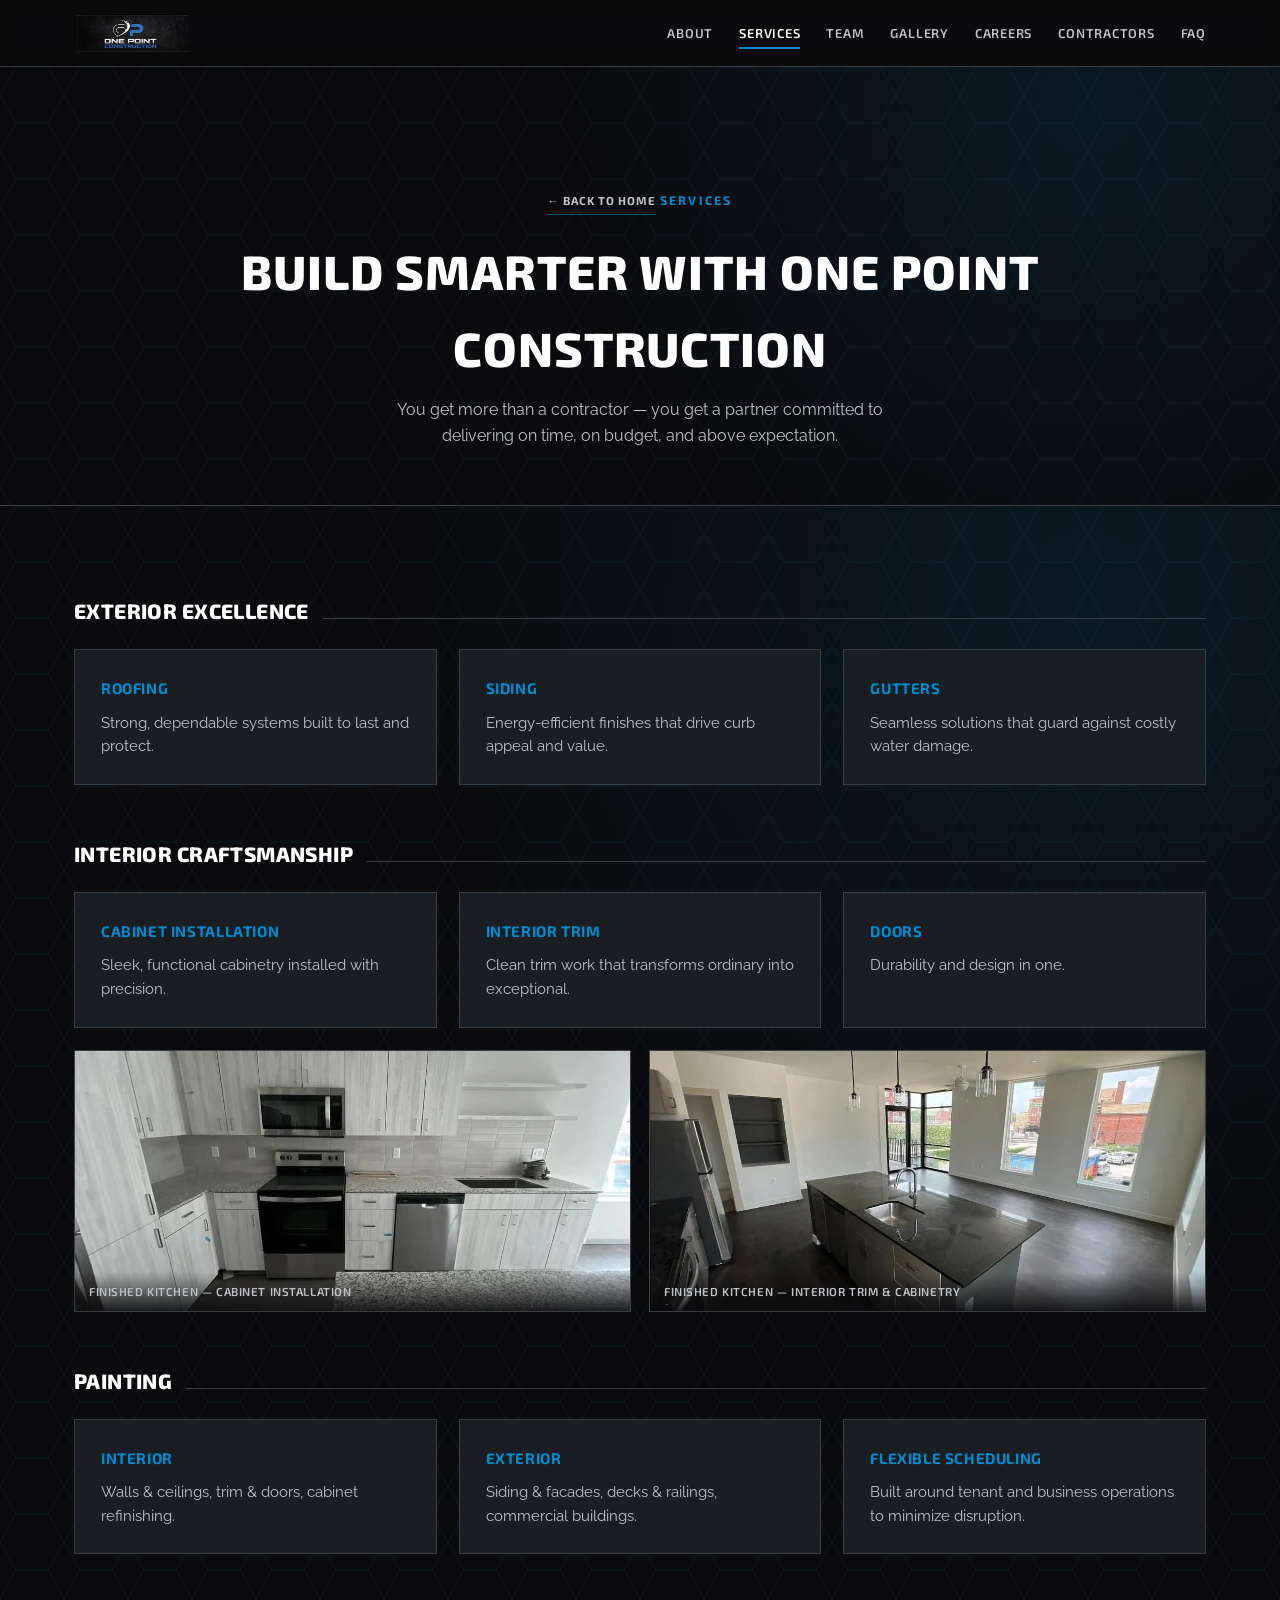
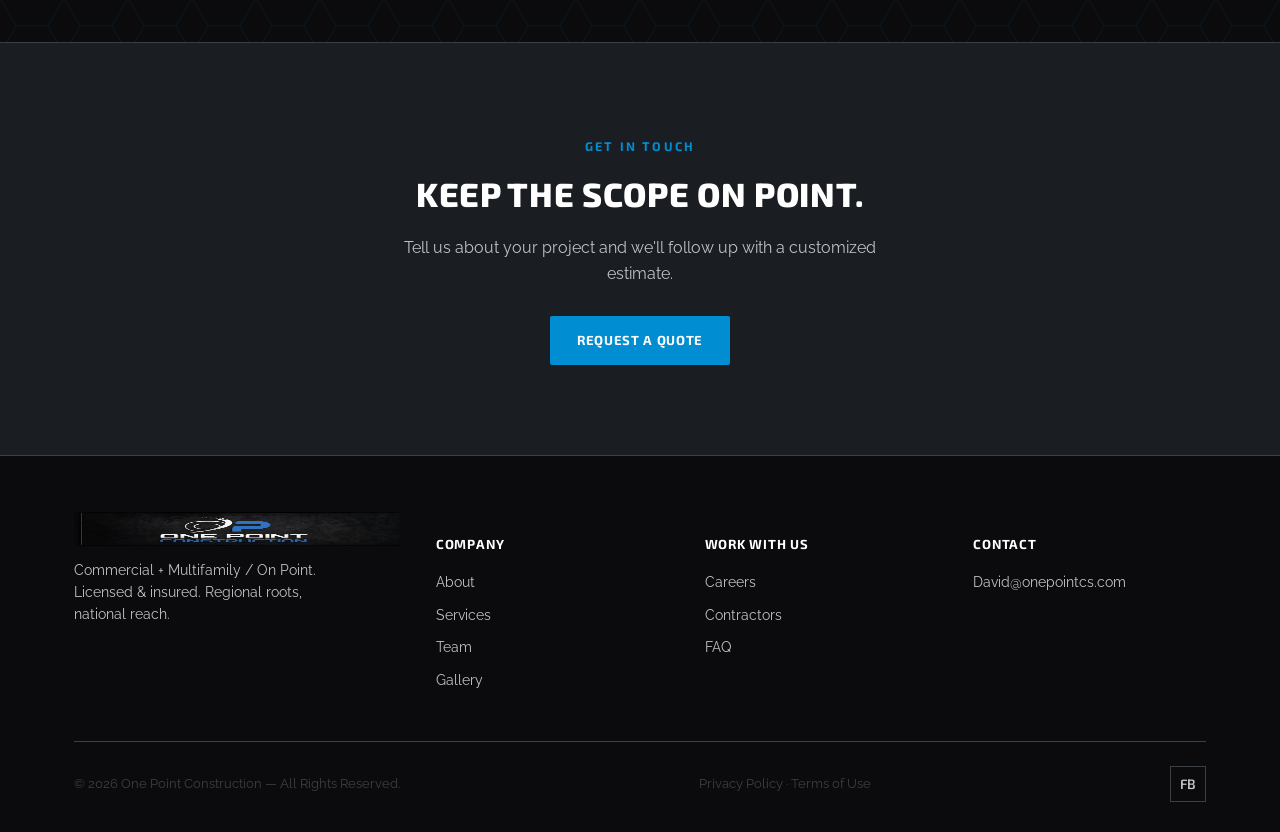
<file: services.html>
<!DOCTYPE html>
<html lang="en">
<head>
<!-- Google tag (gtag.js) -->
<script async src="https://www.googletagmanager.com/gtag/js?id=G-626EQRL59Y"></script>
<script>
  window.dataLayer = window.dataLayer || [];
  function gtag(){dataLayer.push(arguments);}
  gtag('js', new Date());

  gtag('config', 'G-626EQRL59Y');
</script>

<meta charset="UTF-8">
<meta name="viewport" content="width=device-width, initial-scale=1.0">
<title>Commercial &amp; Multifamily Construction Services | One Point Construction</title>
<meta name="description" content="Explore commercial and multifamily construction services from One Point Construction: roofing, siding, gutters, cabinetry, trim, doors, and painting.">
<meta name="robots" content="index,follow,max-image-preview:large">
<meta name="theme-color" content="#0B0B0D">
<link rel="canonical" href="https://onepointconstruction.com/services.html">
<meta property="og:type" content="website">
<meta property="og:site_name" content="One Point Construction">
<meta property="og:title" content="Commercial &amp; Multifamily Construction Services">
<meta property="og:description" content="Roofing, siding, gutters, interior finishes, and painting for commercial and multifamily properties.">
<meta property="og:url" content="https://onepointconstruction.com/services.html">
<meta property="og:image" content="https://onepointconstruction.com/assets/img/cta-band.jpg">
<meta property="og:image:secure_url" content="https://onepointconstruction.com/assets/img/cta-band.jpg">
<meta property="og:image:type" content="image/jpeg">
<meta property="og:image:width" content="1600">
<meta property="og:image:height" content="900">
<meta property="og:image:alt" content="One Point Construction — Commercial and Multifamily Contractor">
<meta name="twitter:card" content="summary_large_image">
<meta name="twitter:title" content="Commercial &amp; Multifamily Construction Services">
<meta name="twitter:description" content="Roofing, siding, gutters, interior finishes, and painting for commercial and multifamily properties.">
<meta name="twitter:image" content="https://onepointconstruction.com/assets/img/cta-band.jpg">
<link rel="icon" href="assets/img/logo-badge.png">
<link rel="stylesheet" href="assets/styles.css">
</head>
<body>
<header>
  <div class="nav-inner">
    <a class="brand" href="index.html">
      <img src="assets/img/logo-lockup.webp" alt="One Point Construction" width="900" height="298">
    </a>
    <nav class="links">
      <a href="about.html">About</a>
      <a href="services.html" class="active">Services</a>
      <a href="team.html">Team</a>
      <a href="gallery.html">Gallery</a>
      <a href="careers.html">Careers</a>
      <a href="contractors.html">Contractors</a>
      <a href="faq.html">FAQ</a>
    </nav>
    <details class="mobile-menu">
      <summary aria-label="Open site navigation"><span class="mobile-menu-icon" aria-hidden="true">☰</span><span class="mobile-menu-label">Menu</span></summary>
      <nav class="mobile-menu-panel" aria-label="Mobile navigation">
        <a href="about.html">About</a><a href="services.html">Services</a><a href="team.html">Team</a><a href="gallery.html">Gallery</a><a href="careers.html">Careers</a><a href="contractors.html">Contractors</a><a href="faq.html">FAQ</a>
      </nav>
    </details>
  </div>
</header>
<section class="page-banner hex-bg">
  <div class="wrap">
    <a class="back-home" href="index.html">← Back to Home</a>
    <span class="eyebrow">Services</span>
    <h1>Build Smarter with One Point Construction</h1>
    <p>You get more than a contractor &mdash; you get a partner committed to delivering on time, on budget, and above expectation.</p>
  </div>
</section>

<section class="section hex-bg">
  <div class="wrap">
    <div class="svc-block">
      <div class="svc-head"><h3>Exterior Excellence</h3><div class="line"></div></div>
      <div class="svc-grid">
        <div class="svc-card"><h4>Roofing</h4><p>Strong, dependable systems built to last and protect.</p></div>
        <div class="svc-card"><h4>Siding</h4><p>Energy-efficient finishes that drive curb appeal and value.</p></div>
        <div class="svc-card"><h4>Gutters</h4><p>Seamless solutions that guard against costly water damage.</p></div>
      </div>
    </div>

    <div class="svc-block">
      <div class="svc-head"><h3>Interior Craftsmanship</h3><div class="line"></div></div>
      <div class="svc-grid">
        <div class="svc-card"><h4>Cabinet Installation</h4><p>Sleek, functional cabinetry installed with precision.</p></div>
        <div class="svc-card"><h4>Interior Trim</h4><p>Clean trim work that transforms ordinary into exceptional.</p></div>
        <div class="svc-card"><h4>Doors</h4><p>Durability and design in one.</p></div>
      </div>
      <div class="svc-photos">
        <figure>
          <img src="assets/img/kitchen-1.webp" alt="Finished kitchen with white cabinetry and granite counters" width="1100" height="781" loading="lazy" decoding="async">
          <figcaption>Finished Kitchen &mdash; Cabinet Installation</figcaption>
        </figure>
        <figure>
          <img src="assets/img/kitchen-2.webp" alt="Finished kitchen with dark island and pendant lighting" width="1100" height="814" loading="lazy" decoding="async">
          <figcaption>Finished Kitchen &mdash; Interior Trim &amp; Cabinetry</figcaption>
        </figure>
      </div>
    </div>

    <div class="svc-block">
      <div class="svc-head"><h3>Painting</h3><div class="line"></div></div>
      <div class="svc-grid">
        <div class="svc-card"><h4>Interior</h4><p>Walls &amp; ceilings, trim &amp; doors, cabinet refinishing.</p></div>
        <div class="svc-card"><h4>Exterior</h4><p>Siding &amp; facades, decks &amp; railings, commercial buildings.</p></div>
        <div class="svc-card"><h4>Flexible Scheduling</h4><p>Built around tenant and business operations to minimize disruption.</p></div>
      </div>
    </div>
  </div>
</section>
<section id="contact" class="contact-cta">
  <span class="eyebrow">Get In Touch</span>
  <h2>Keep the Scope On Point.</h2>
  <p>Tell us about your project and we'll follow up with a customized estimate.</p>
  <a class="btn btn-primary" href="mailto:David@onepointcs.com?subject=Requesting%20a%20Quote">Request a Quote</a>
</section>
<footer>
  <div class="wrap">
    <div class="foot-grid">
      <div class="foot-brand">
        <img src="assets/img/logo-lockup.webp" alt="One Point Construction" width="900" height="298" loading="lazy" decoding="async">
        <p>Commercial + Multifamily / On Point. Licensed &amp; insured. Regional roots, national reach.</p>
      </div>
      <div class="foot-col">
        <h5>Company</h5>
        <a href="about.html">About</a>
        <a href="services.html">Services</a>
        <a href="team.html">Team</a>
        <a href="gallery.html">Gallery</a>
      </div>
      <div class="foot-col">
        <h5>Work With Us</h5>
        <a href="careers.html">Careers</a>
        <a href="contractors.html">Contractors</a>
        <a href="faq.html">FAQ</a>
      </div>
      <div class="foot-col">
        <h5>Contact</h5>
        <a href="mailto:David@onepointcs.com">David@onepointcs.com</a>
      </div>
    </div>
    <div class="foot-bottom">
      <span>&copy; 2026 One Point Construction &mdash; All Rights Reserved.</span>
      <span><a href="privacy-policy.html">Privacy Policy</a> &middot; <a href="terms-of-use.html">Terms of Use</a></span>
      <div class="foot-social">
        <a href="https://www.facebook.com/OnePointCS/" aria-label="Facebook">FB</a>
      </div>
    </div>
  </div>
</footer>
<a class="mobile-quote-bar" href="index.html#contact" aria-label="Request a quote from One Point Construction"><span>Have a project in mind?</span><strong>Request a Quote <span aria-hidden="true">→</span></strong></a>
</body>
</html>
</file>
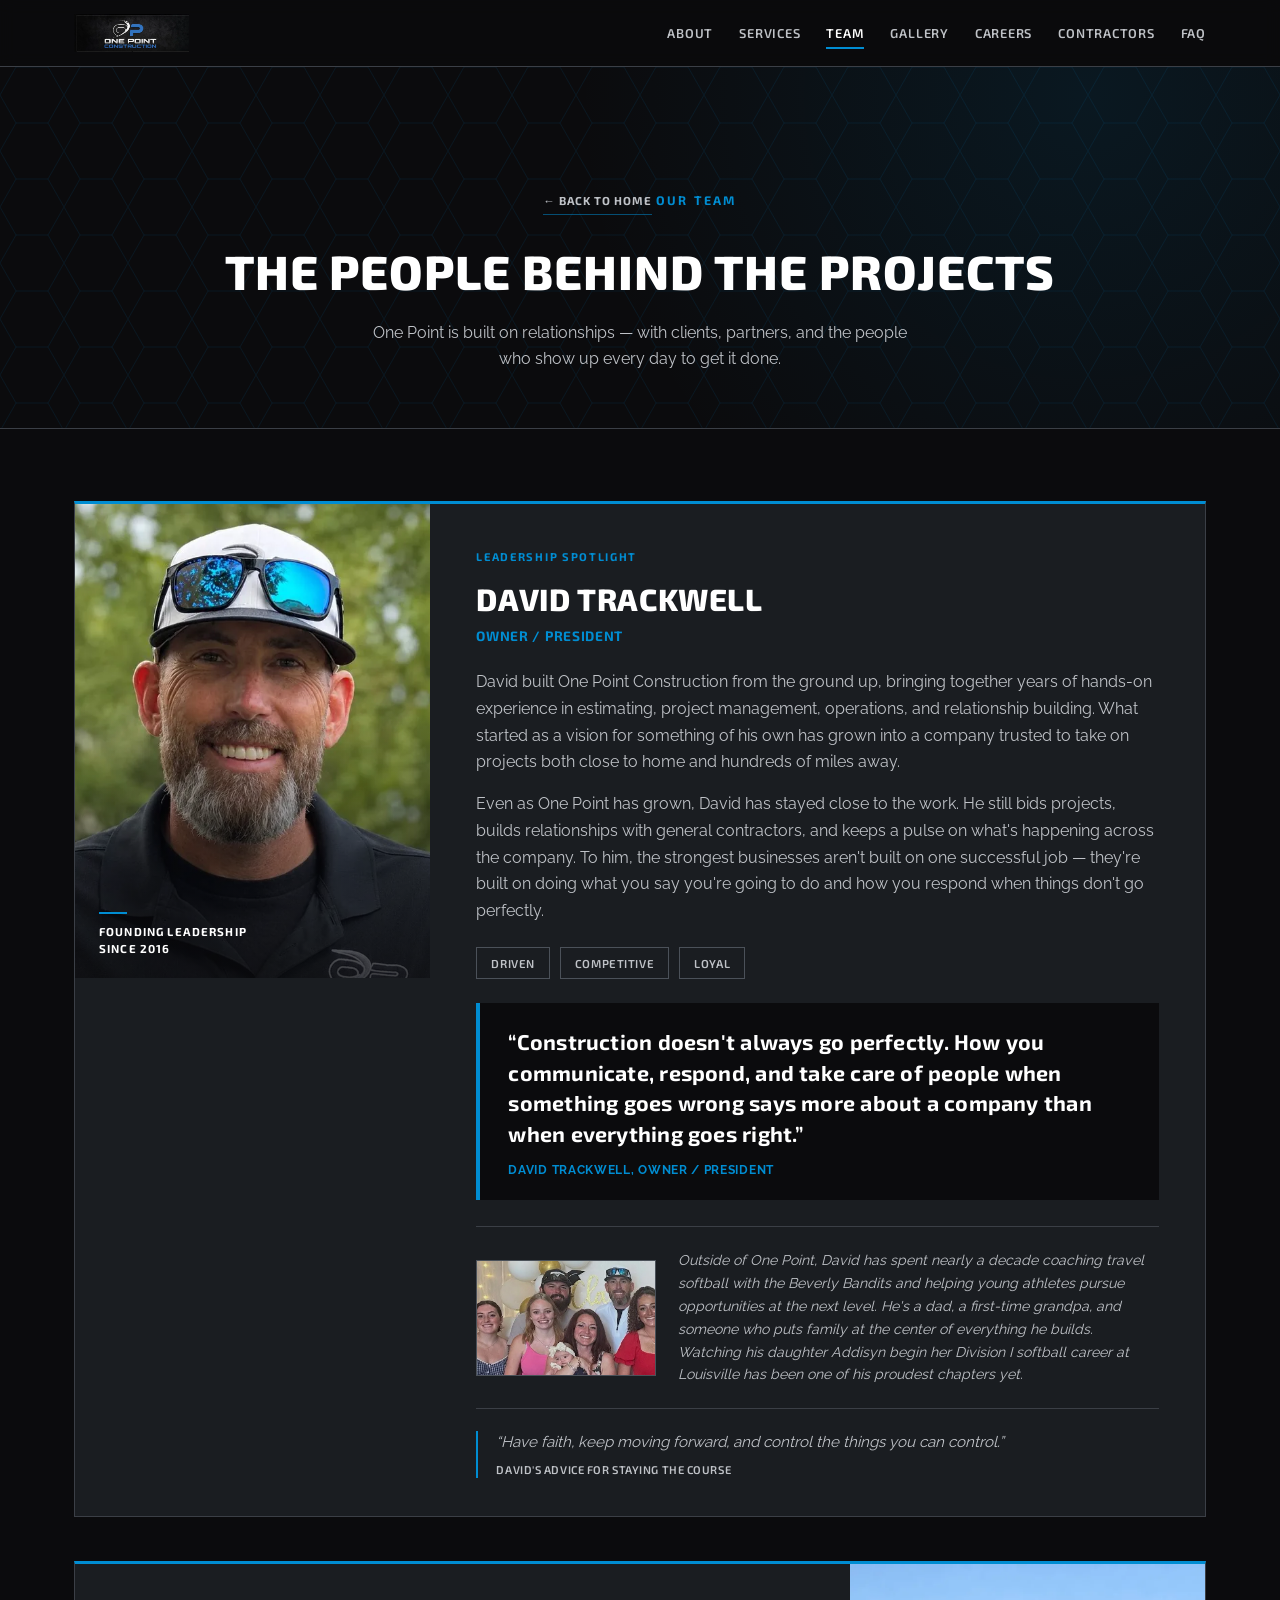
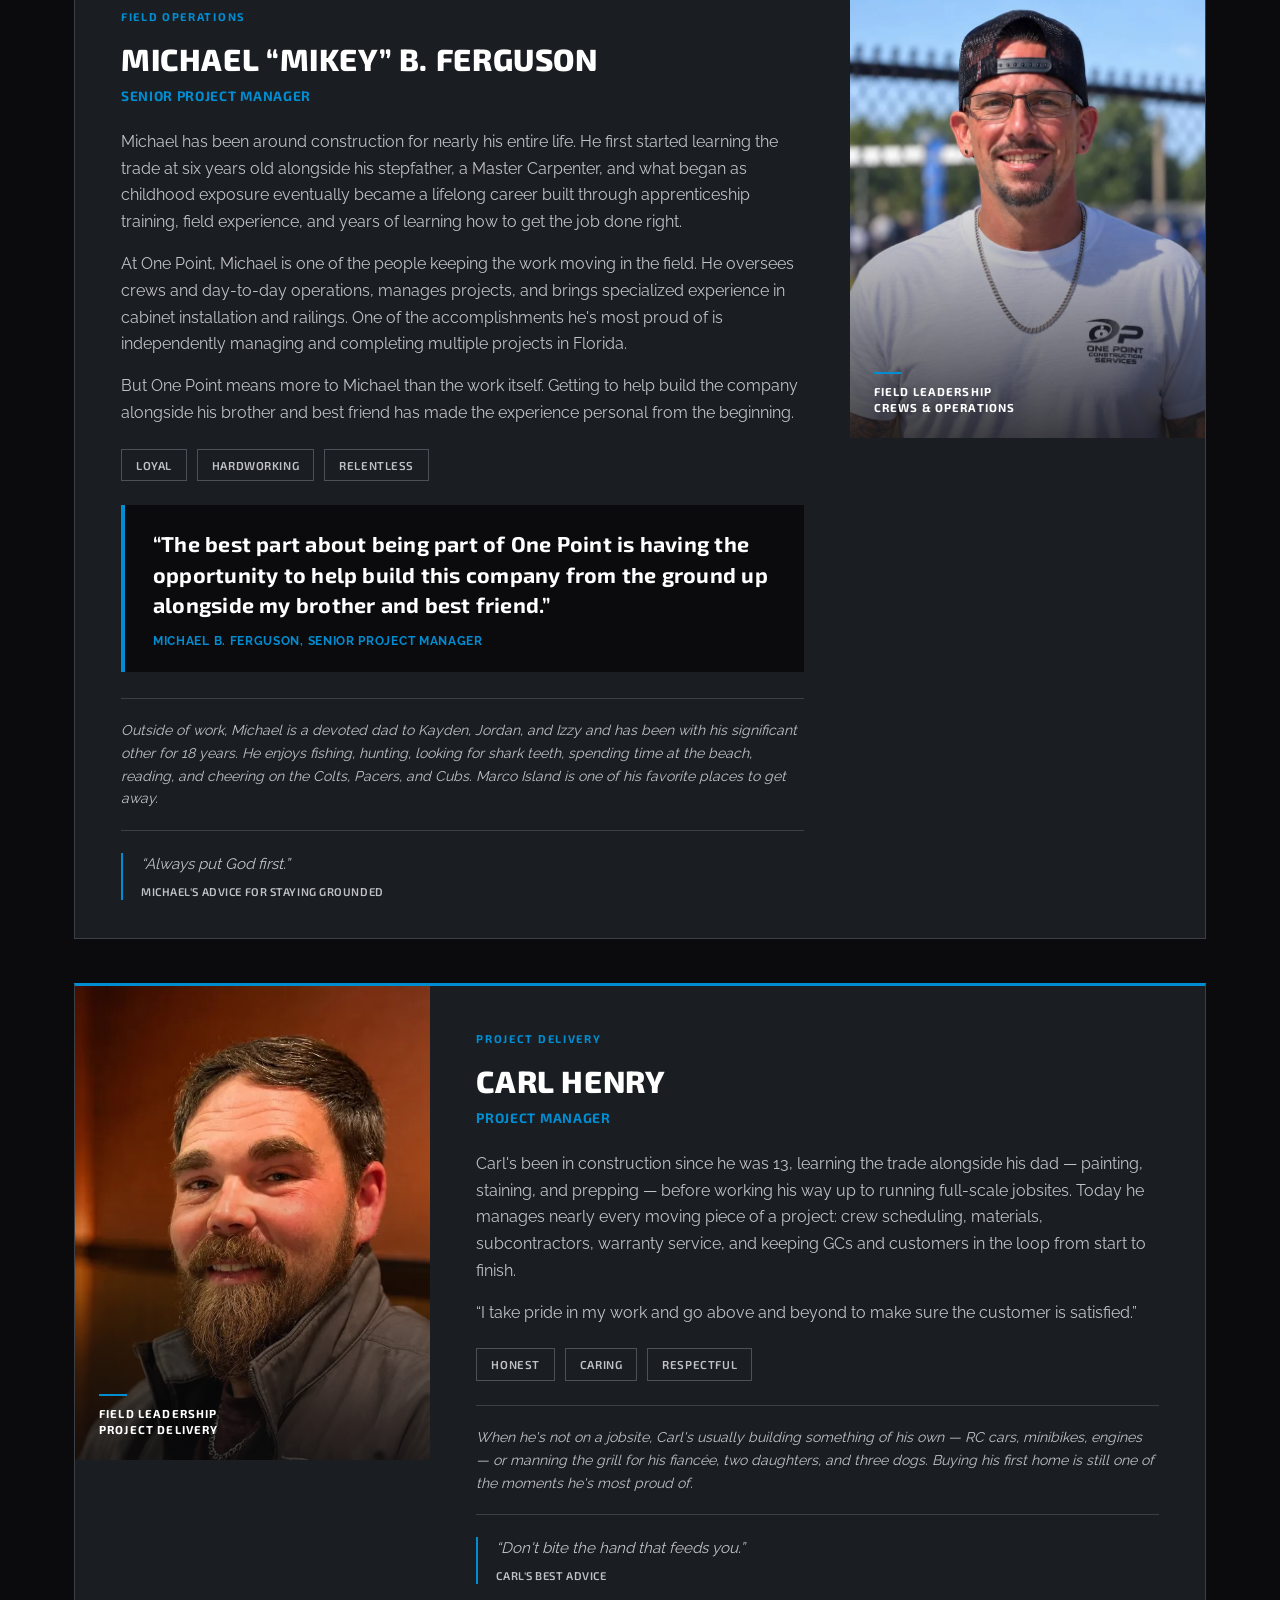
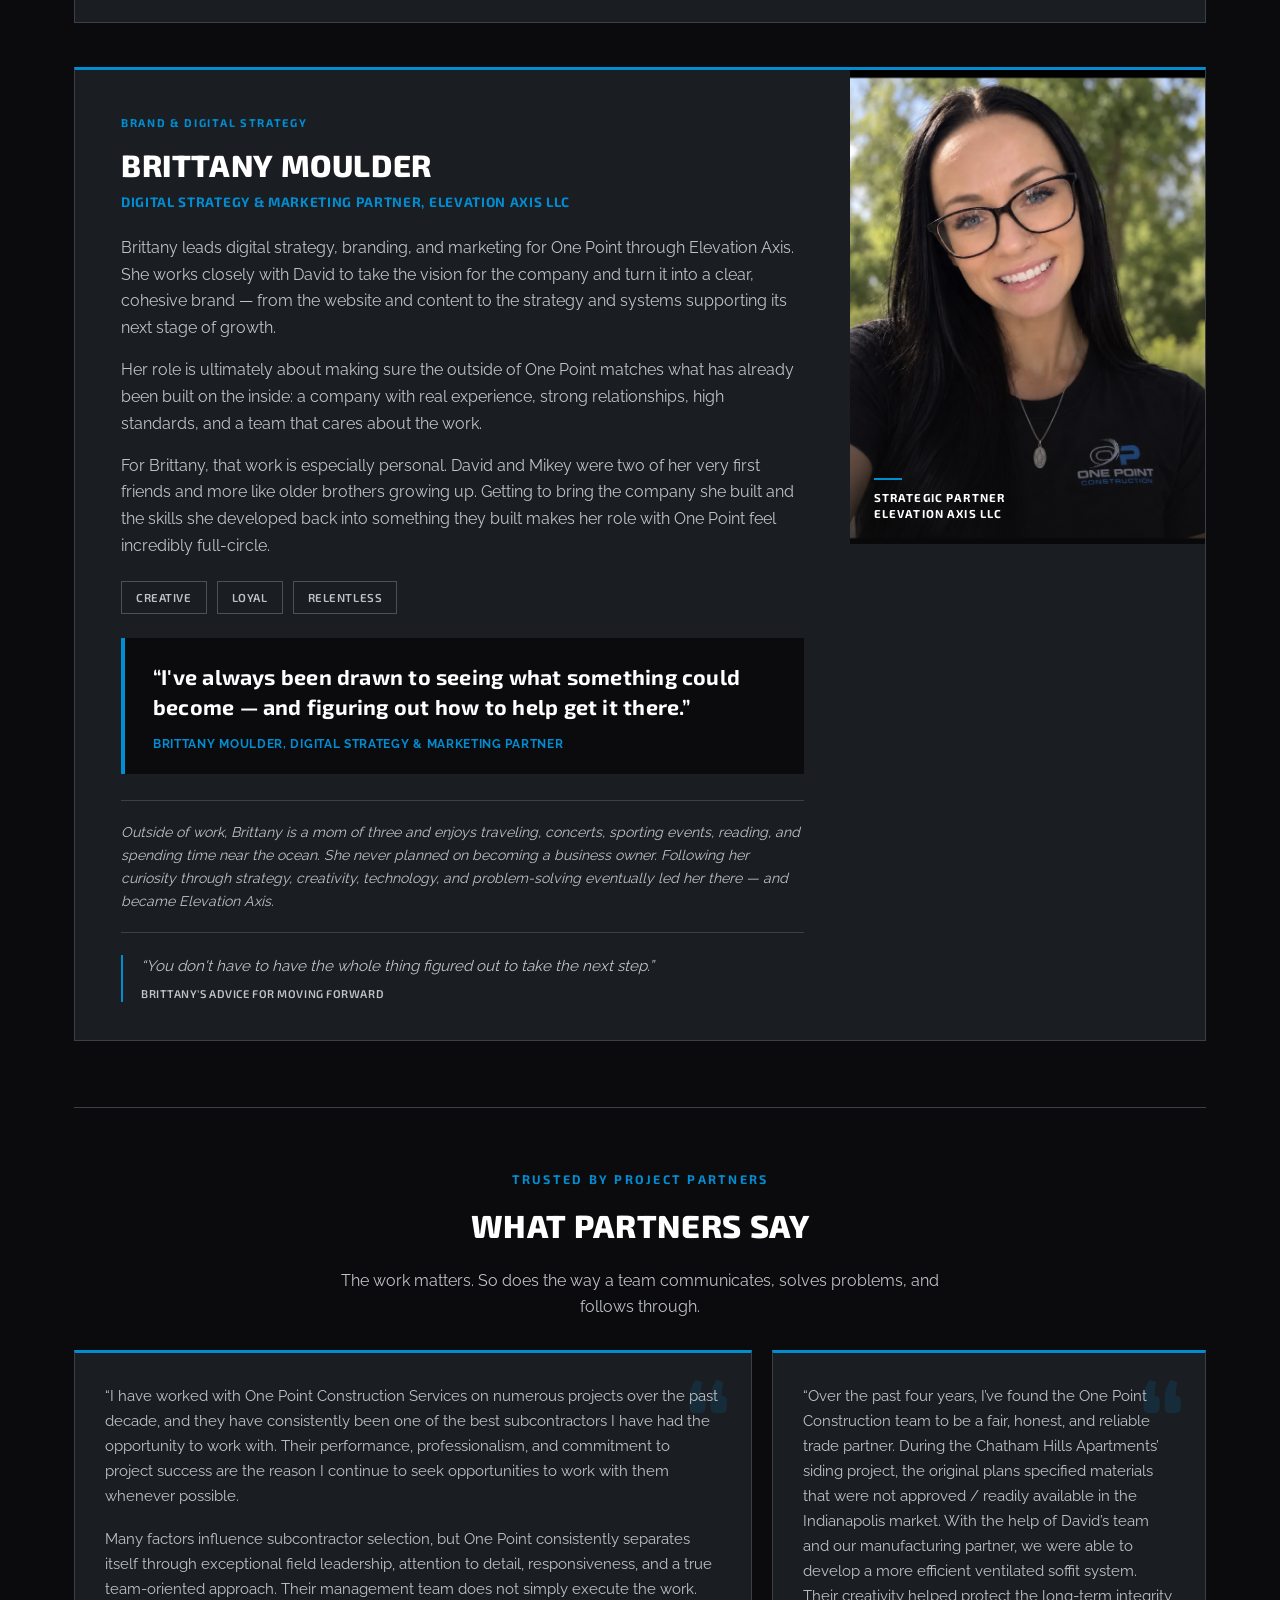
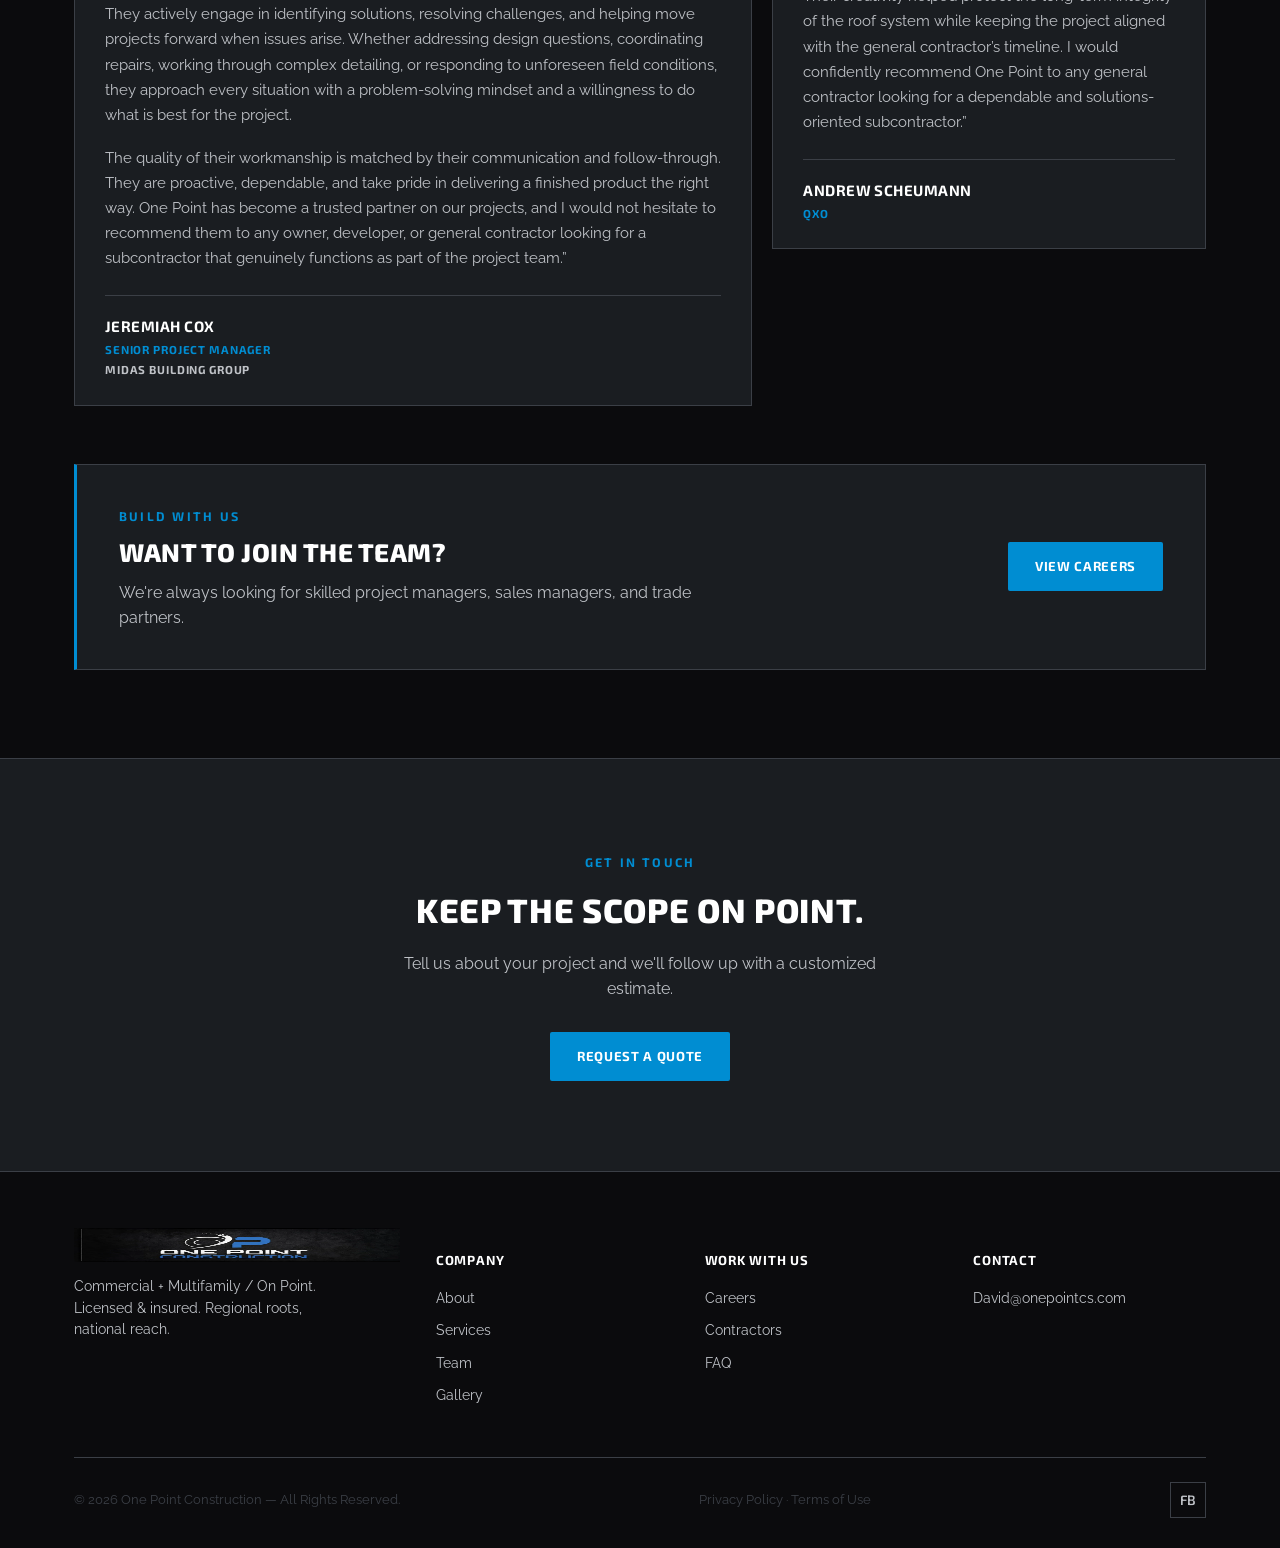
<file: team.html>
<!DOCTYPE html>
<html lang="en">
<head>
<!-- Google tag (gtag.js) -->
<script async src="https://www.googletagmanager.com/gtag/js?id=G-626EQRL59Y"></script>
<script>
  window.dataLayer = window.dataLayer || [];
  function gtag(){dataLayer.push(arguments);}
  gtag('js', new Date());

  gtag('config', 'G-626EQRL59Y');
</script>

<meta charset="UTF-8">
<meta name="viewport" content="width=device-width, initial-scale=1.0">
<title>Construction Leadership Team | One Point Construction</title>
<meta name="description" content="Meet the leadership team behind One Point Construction's commercial and multifamily projects, from estimating and operations to project delivery.">
<meta name="robots" content="index,follow,max-image-preview:large">
<meta name="theme-color" content="#0B0B0D">
<link rel="canonical" href="https://onepointconstruction.com/team.html">
<meta property="og:type" content="website">
<meta property="og:site_name" content="One Point Construction">
<meta property="og:title" content="Construction Leadership Team | One Point Construction">
<meta property="og:description" content="Meet the people guiding commercial and multifamily projects from estimating through delivery.">
<meta property="og:url" content="https://onepointconstruction.com/team.html">
<meta property="og:image" content="https://onepointconstruction.com/assets/img/cta-band.jpg">
<meta property="og:image:secure_url" content="https://onepointconstruction.com/assets/img/cta-band.jpg">
<meta property="og:image:type" content="image/jpeg">
<meta property="og:image:width" content="1600">
<meta property="og:image:height" content="900">
<meta property="og:image:alt" content="One Point Construction — Commercial and Multifamily Contractor">
<meta name="twitter:card" content="summary_large_image">
<meta name="twitter:title" content="Construction Leadership Team | One Point Construction">
<meta name="twitter:description" content="Meet the people guiding commercial and multifamily projects from estimating through delivery.">
<meta name="twitter:image" content="https://onepointconstruction.com/assets/img/cta-band.jpg">
<link rel="icon" href="assets/img/logo-badge.png">
<link rel="stylesheet" href="assets/styles.css">
</head>
<body>
<header>
  <div class="nav-inner">
    <a class="brand" href="index.html">
      <img src="assets/img/logo-lockup.webp" alt="One Point Construction" width="900" height="298">
    </a>
    <nav class="links">
      <a href="about.html">About</a>
      <a href="services.html">Services</a>
      <a href="team.html" class="active">Team</a>
      <a href="gallery.html">Gallery</a>
      <a href="careers.html">Careers</a>
      <a href="contractors.html">Contractors</a>
      <a href="faq.html">FAQ</a>
    </nav>
    <details class="mobile-menu">
      <summary aria-label="Open site navigation"><span class="mobile-menu-icon" aria-hidden="true">☰</span><span class="mobile-menu-label">Menu</span></summary>
      <nav class="mobile-menu-panel" aria-label="Mobile navigation">
        <a href="about.html">About</a><a href="services.html">Services</a><a href="team.html">Team</a><a href="gallery.html">Gallery</a><a href="careers.html">Careers</a><a href="contractors.html">Contractors</a><a href="faq.html">FAQ</a>
      </nav>
    </details>
  </div>
</header>
<section class="page-banner hex-bg">
  <div class="wrap">
    <a class="back-home" href="index.html">← Back to Home</a>
    <span class="eyebrow">Our Team</span>
    <h1>The People Behind the Projects</h1>
    <p>One Point is built on relationships &mdash; with clients, partners, and the people who show up every day to get it done.</p>
  </div>
</section>

<!-- Design intent: confident industrial editorial rhythm, with leadership shown through a clear hierarchy rather than repeated cards. -->
<section class="section team-section">
  <div class="wrap">
    <article class="leader-card leader-card--primary">
      <div class="leader-photo leader-photo--david">
        <img src="assets/img/team-david.webp" alt="David Trackwell, Owner and President of One Point Construction" width="700" height="700" fetchpriority="high">
        <span class="photo-caption">Founding leadership<br>Since 2016</span>
      </div>
      <div class="leader-info">
        <span class="leader-label">Leadership Spotlight</span>
        <h2>David Trackwell</h2>
        <span class="role">Owner / President</span>
        <div class="leader-story">
          <p>David built One Point Construction from the ground up, bringing together years of hands-on experience in estimating, project management, operations, and relationship building. What started as a vision for something of his own has grown into a company trusted to take on projects both close to home and hundreds of miles away.</p>
          <p>Even as One Point has grown, David has stayed close to the work. He still bids projects, builds relationships with general contractors, and keeps a pulse on what's happening across the company. To him, the strongest businesses aren't built on one successful job &mdash; they're built on doing what you say you're going to do and how you respond when things don't go perfectly.</p>
        </div>
        <div class="leader-tags">
          <span>Driven</span><span>Competitive</span><span>Loyal</span>
        </div>
        <blockquote class="pull-quote">
          <p>&ldquo;Construction doesn't always go perfectly. How you communicate, respond, and take care of people when something goes wrong says more about a company than when everything goes right.&rdquo;</p>
          <cite>David Trackwell, Owner / President</cite>
        </blockquote>
        <div class="leader-family">
          <img src="assets/img/team-david-family.webp" alt="David Trackwell with his family" width="734" height="368" loading="lazy" decoding="async">
          <p>Outside of One Point, David has spent nearly a decade coaching travel softball with the Beverly Bandits and helping young athletes pursue opportunities at the next level. He's a dad, a first-time grandpa, and someone who puts family at the center of everything he builds. Watching his daughter Addisyn begin her Division I softball career at Louisville has been one of his proudest chapters yet.</p>
        </div>
        <div class="advice-quote">&ldquo;Have faith, keep moving forward, and control the things you can control.&rdquo;<span>David's advice for staying the course</span></div>
      </div>
    </article>

    <article class="leader-card leader-card--alt">
      <div class="leader-photo leader-photo--michael">
        <img src="assets/img/team-michael.webp" alt="Michael B. Ferguson, Senior Project Manager at One Point Construction" width="800" height="962" loading="lazy" decoding="async">
        <span class="photo-caption">Field leadership<br>Crews &amp; operations</span>
      </div>
      <div class="leader-info">
        <span class="leader-label">Field Operations</span>
        <h2>Michael &ldquo;Mikey&rdquo; B. Ferguson</h2>
        <span class="role">Senior Project Manager</span>
        <div class="leader-story">
          <p>Michael has been around construction for nearly his entire life. He first started learning the trade at six years old alongside his stepfather, a Master Carpenter, and what began as childhood exposure eventually became a lifelong career built through apprenticeship training, field experience, and years of learning how to get the job done right.</p>
          <p>At One Point, Michael is one of the people keeping the work moving in the field. He oversees crews and day-to-day operations, manages projects, and brings specialized experience in cabinet installation and railings. One of the accomplishments he's most proud of is independently managing and completing multiple projects in Florida.</p>
          <p>But One Point means more to Michael than the work itself. Getting to help build the company alongside his brother and best friend has made the experience personal from the beginning.</p>
        </div>
        <div class="leader-tags">
          <span>Loyal</span><span>Hardworking</span><span>Relentless</span>
        </div>
        <blockquote class="pull-quote">
          <p>&ldquo;The best part about being part of One Point is having the opportunity to help build this company from the ground up alongside my brother and best friend.&rdquo;</p>
          <cite>Michael B. Ferguson, Senior Project Manager</cite>
        </blockquote>
        <div class="leader-family leader-family--plain">
          <p>Outside of work, Michael is a devoted dad to Kayden, Jordan, and Izzy and has been with his significant other for 18 years. He enjoys fishing, hunting, looking for shark teeth, spending time at the beach, reading, and cheering on the Colts, Pacers, and Cubs. Marco Island is one of his favorite places to get away.</p>
        </div>
        <div class="advice-quote">&ldquo;Always put God first.&rdquo;<span>Michael's advice for staying grounded</span></div>
      </div>
    </article>

    <article class="leader-card leader-card--primary">
      <div class="leader-photo leader-photo--carl">
        <img src="assets/img/team-carl.webp" alt="Carl Henry, Project Manager at One Point Construction" width="700" height="700" loading="lazy" decoding="async">
        <span class="photo-caption">Field leadership<br>Project delivery</span>
      </div>
      <div class="leader-info">
        <span class="leader-label">Project Delivery</span>
        <h2>Carl Henry</h2>
        <span class="role">Project Manager</span>
        <div class="leader-story">
          <p>Carl's been in construction since he was 13, learning the trade alongside his dad &mdash; painting, staining, and prepping &mdash; before working his way up to running full-scale jobsites. Today he manages nearly every moving piece of a project: crew scheduling, materials, subcontractors, warranty service, and keeping GCs and customers in the loop from start to finish.</p>
          <p>&ldquo;I take pride in my work and go above and beyond to make sure the customer is satisfied.&rdquo;</p>
        </div>
        <div class="leader-tags">
          <span>Honest</span><span>Caring</span><span>Respectful</span>
        </div>
        <div class="leader-family leader-family--plain">
          <p>When he's not on a jobsite, Carl's usually building something of his own &mdash; RC cars, minibikes, engines &mdash; or manning the grill for his fiancée, two daughters, and three dogs. Buying his first home is still one of the moments he's most proud of.</p>
        </div>
        <div class="advice-quote">&ldquo;Don't bite the hand that feeds you.&rdquo;<span>Carl's best advice</span></div>
      </div>
    </article>

    <article class="leader-card leader-card--alt">
      <div class="leader-photo leader-photo--brittany">
        <img src="assets/img/team-brittany.webp" alt="Brittany Moulder, Digital Strategy &amp; Marketing Partner, Elevation Axis LLC" width="800" height="1023" loading="lazy" decoding="async">
        <span class="photo-caption">Strategic partner<br>Elevation Axis LLC</span>
      </div>
      <div class="leader-info">
        <span class="leader-label">Brand &amp; Digital Strategy</span>
        <h2>Brittany Moulder</h2>
        <span class="role">Digital Strategy &amp; Marketing Partner, Elevation Axis LLC</span>
        <div class="leader-story">
          <p>Brittany leads digital strategy, branding, and marketing for One Point through Elevation Axis. She works closely with David to take the vision for the company and turn it into a clear, cohesive brand &mdash; from the website and content to the strategy and systems supporting its next stage of growth.</p>
          <p>Her role is ultimately about making sure the outside of One Point matches what has already been built on the inside: a company with real experience, strong relationships, high standards, and a team that cares about the work.</p>
          <p>For Brittany, that work is especially personal. David and Mikey were two of her very first friends and more like older brothers growing up. Getting to bring the company she built and the skills she developed back into something they built makes her role with One Point feel incredibly full-circle.</p>
        </div>
        <div class="leader-tags">
          <span>Creative</span><span>Loyal</span><span>Relentless</span>
        </div>
        <blockquote class="pull-quote">
          <p>&ldquo;I've always been drawn to seeing what something could become &mdash; and figuring out how to help get it there.&rdquo;</p>
          <cite>Brittany Moulder, Digital Strategy &amp; Marketing Partner</cite>
        </blockquote>
        <div class="leader-family leader-family--plain">
          <p>Outside of work, Brittany is a mom of three and enjoys traveling, concerts, sporting events, reading, and spending time near the ocean. She never planned on becoming a business owner. Following her curiosity through strategy, creativity, technology, and problem-solving eventually led her there &mdash; and became Elevation Axis.</p>
        </div>
        <div class="advice-quote">&ldquo;You don't have to have the whole thing figured out to take the next step.&rdquo;<span>Brittany's advice for moving forward</span></div>
      </div>
    </article>

    <section class="partner-testimonials" aria-labelledby="partner-testimonials-title">
      <div class="section-head center">
        <span class="eyebrow">Trusted by Project Partners</span>
        <h2 id="partner-testimonials-title">What Partners Say</h2>
        <p>The work matters. So does the way a team communicates, solves problems, and follows through.</p>
      </div>
      <div class="testimonial-grid">
        <figure class="testimonial-card">
          <blockquote>
            <p>&ldquo;I have worked with One Point Construction Services on numerous projects over the past decade, and they have consistently been one of the best subcontractors I have had the opportunity to work with. Their performance, professionalism, and commitment to project success are the reason I continue to seek opportunities to work with them whenever possible.</p>
            <p>Many factors influence subcontractor selection, but One Point consistently separates itself through exceptional field leadership, attention to detail, responsiveness, and a true team-oriented approach. Their management team does not simply execute the work. They actively engage in identifying solutions, resolving challenges, and helping move projects forward when issues arise. Whether addressing design questions, coordinating repairs, working through complex detailing, or responding to unforeseen field conditions, they approach every situation with a problem-solving mindset and a willingness to do what is best for the project.</p>
            <p>The quality of their workmanship is matched by their communication and follow-through. They are proactive, dependable, and take pride in delivering a finished product the right way. One Point has become a trusted partner on our projects, and I would not hesitate to recommend them to any owner, developer, or general contractor looking for a subcontractor that genuinely functions as part of the project team.&rdquo;</p>
          </blockquote>
          <figcaption>
            <strong>Jeremiah Cox</strong>
            <span>Senior Project Manager</span>
            <span>Midas Building Group</span>
          </figcaption>
        </figure>
        <figure class="testimonial-card">
          <blockquote>
            <p>&ldquo;Over the past four years, I&rsquo;ve found the One Point Construction team to be a fair, honest, and reliable trade partner. During the Chatham Hills Apartments&rsquo; siding project, the original plans specified materials that were not approved / readily available in the Indianapolis market. With the help of David&rsquo;s team and our manufacturing partner, we were able to develop a more efficient ventilated soffit system. Their creativity helped protect the long-term integrity of the roof system while keeping the project aligned with the general contractor&rsquo;s timeline. I would confidently recommend One Point to any general contractor looking for a dependable and solutions-oriented subcontractor.&rdquo;</p>
          </blockquote>
          <figcaption>
            <strong>Andrew Scheumann</strong>
            <span>QXO</span>
          </figcaption>
        </figure>
      </div>
    </section>

    <div class="team-cta">
      <div>
        <span class="eyebrow">Build With Us</span>
        <h2>Want to Join the Team?</h2>
        <p>We're always looking for skilled project managers, sales managers, and trade partners.</p>
      </div>
      <a class="btn btn-primary" href="careers.html">View Careers</a>
    </div>
  </div>
</section>
<section id="contact" class="contact-cta">
  <span class="eyebrow">Get In Touch</span>
  <h2>Keep the Scope On Point.</h2>
  <p>Tell us about your project and we'll follow up with a customized estimate.</p>
  <a class="btn btn-primary" href="mailto:David@onepointcs.com?subject=Requesting%20a%20Quote">Request a Quote</a>
</section>
<footer>
  <div class="wrap">
    <div class="foot-grid">
      <div class="foot-brand">
        <img src="assets/img/logo-lockup.webp" alt="One Point Construction" width="900" height="298" loading="lazy" decoding="async">
        <p>Commercial + Multifamily / On Point. Licensed &amp; insured. Regional roots, national reach.</p>
      </div>
      <div class="foot-col">
        <h5>Company</h5>
        <a href="about.html">About</a>
        <a href="services.html">Services</a>
        <a href="team.html">Team</a>
        <a href="gallery.html">Gallery</a>
      </div>
      <div class="foot-col">
        <h5>Work With Us</h5>
        <a href="careers.html">Careers</a>
        <a href="contractors.html">Contractors</a>
        <a href="faq.html">FAQ</a>
      </div>
      <div class="foot-col">
        <h5>Contact</h5>
        <a href="mailto:David@onepointcs.com">David@onepointcs.com</a>
      </div>
    </div>
    <div class="foot-bottom">
      <span>&copy; 2026 One Point Construction &mdash; All Rights Reserved.</span>
      <span><a href="privacy-policy.html">Privacy Policy</a> &middot; <a href="terms-of-use.html">Terms of Use</a></span>
      <div class="foot-social">
        <a href="https://www.facebook.com/OnePointCS/" aria-label="Facebook">FB</a>
      </div>
    </div>
  </div>
</footer>
<a class="mobile-quote-bar" href="index.html#contact" aria-label="Request a quote from One Point Construction"><span>Have a project in mind?</span><strong>Request a Quote <span aria-hidden="true">→</span></strong></a>
</body>
</html>
</file>
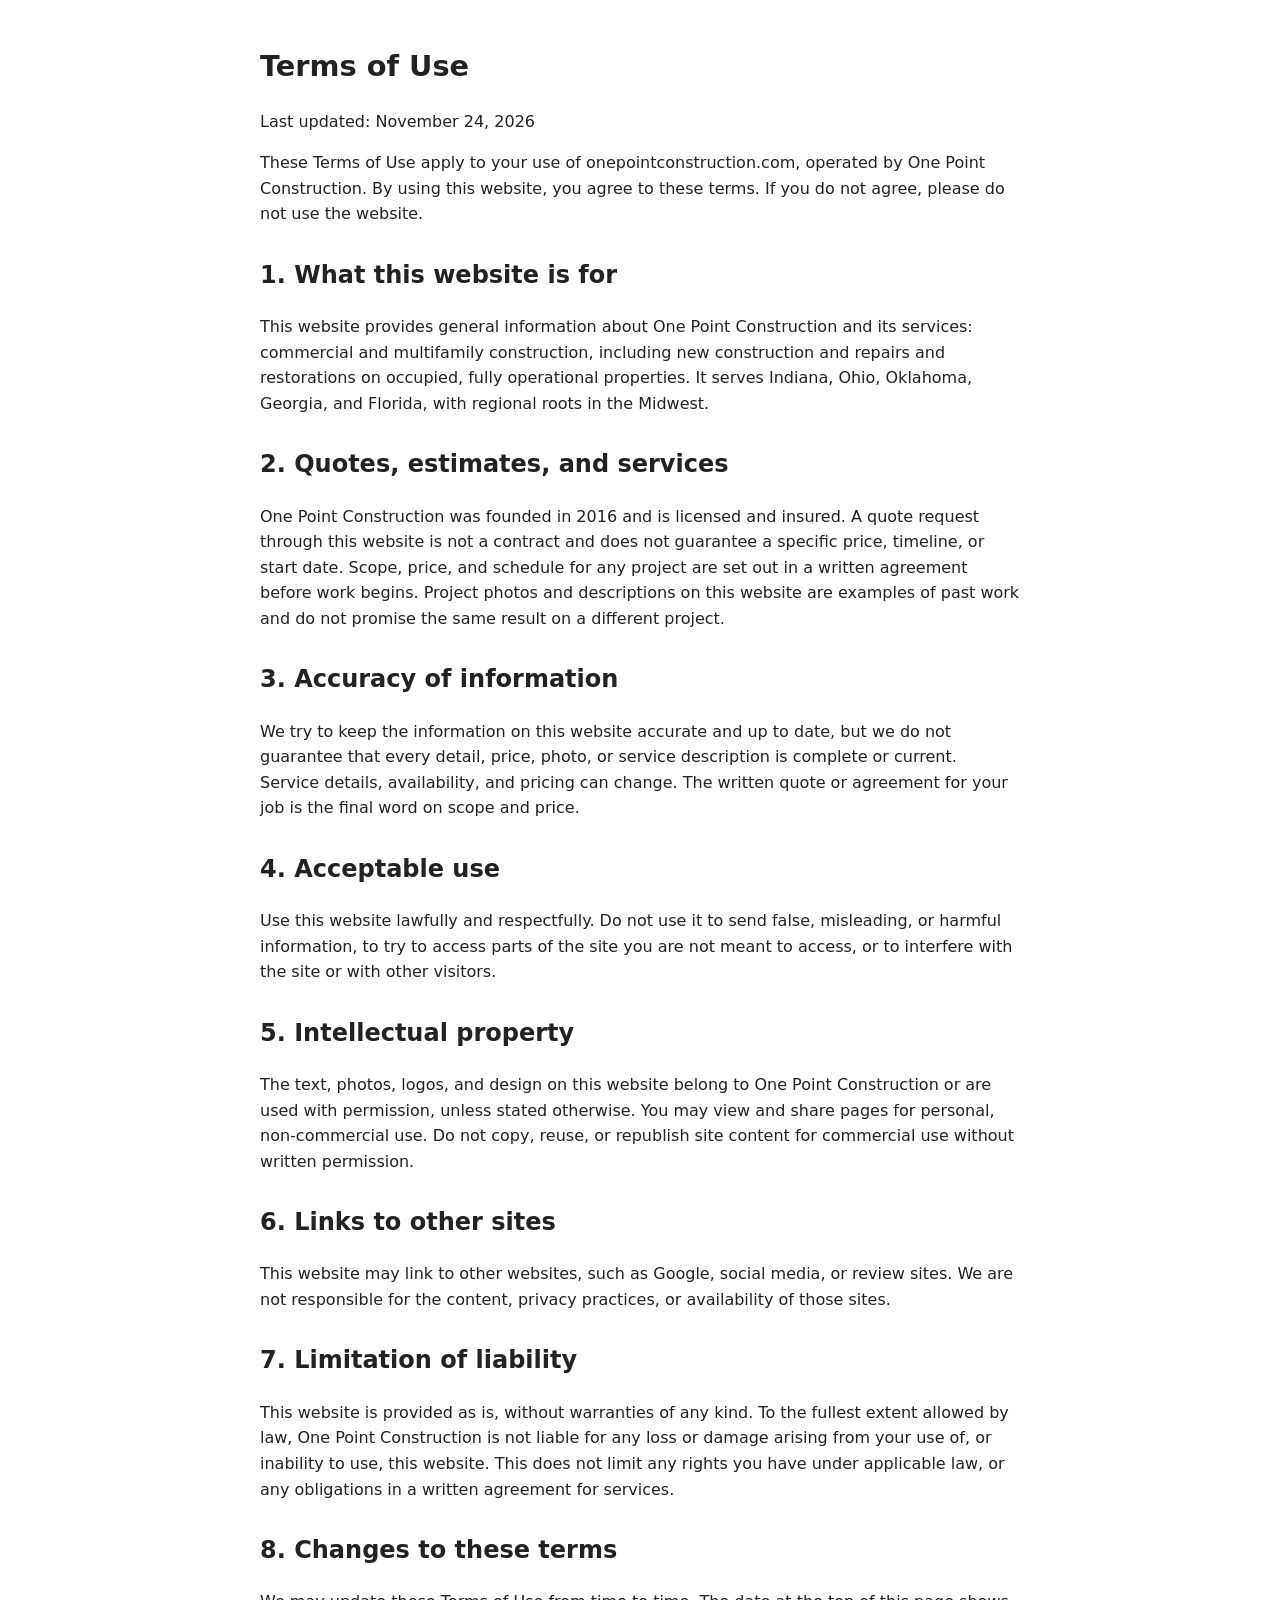
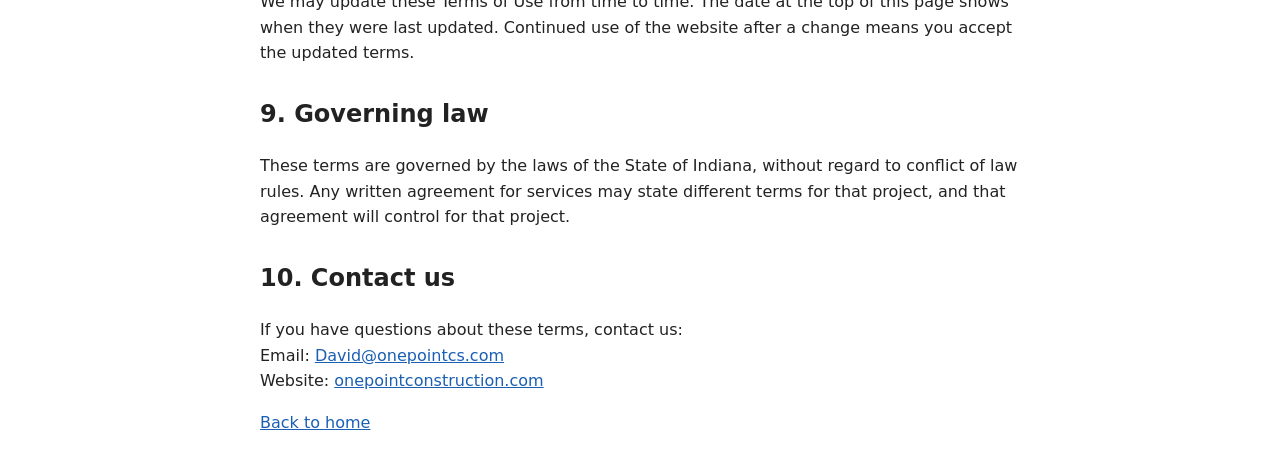
<file: terms-of-use.html>
<!doctype html>
<html lang="en">
<head>
<!-- Google tag (gtag.js) -->
<script async src="https://www.googletagmanager.com/gtag/js?id=G-626EQRL59Y"></script>
<script>
  window.dataLayer = window.dataLayer || [];
  function gtag(){dataLayer.push(arguments);}
  gtag('js', new Date());

  gtag('config', 'G-626EQRL59Y');
</script>

<meta charset="utf-8">
<meta name="viewport" content="width=device-width, initial-scale=1">
<title>Terms of Use | One Point Construction</title>
<style>body{font-family:system-ui,-apple-system,Segoe UI,Roboto,sans-serif;line-height:1.6;max-width:760px;margin:0 auto;padding:24px;color:#222}h1{font-size:1.8rem}h2{margin-top:1.8rem}a{color:#1a5fb4}</style>
</head>
<body>
<!-- Draft prepared November 24, 2026. This is a general template, not legal advice. The business owner should review it before publishing. -->
<main>
<h1>Terms of Use</h1>
<p>Last updated: November 24, 2026</p>

<p>These Terms of Use apply to your use of onepointconstruction.com, operated by One Point Construction. By using this website, you agree to these terms. If you do not agree, please do not use the website.</p>
<h2>1. What this website is for</h2>
<p>This website provides general information about One Point Construction and its services: commercial and multifamily construction, including new construction and repairs and restorations on occupied, fully operational properties. It serves Indiana, Ohio, Oklahoma, Georgia, and Florida, with regional roots in the Midwest.</p>
<h2>2. Quotes, estimates, and services</h2>
<p>One Point Construction was founded in 2016 and is licensed and insured. A quote request through this website is not a contract and does not guarantee a specific price, timeline, or start date. Scope, price, and schedule for any project are set out in a written agreement before work begins. Project photos and descriptions on this website are examples of past work and do not promise the same result on a different project.</p>
<h2>3. Accuracy of information</h2>
<p>We try to keep the information on this website accurate and up to date, but we do not guarantee that every detail, price, photo, or service description is complete or current. Service details, availability, and pricing can change. The written quote or agreement for your job is the final word on scope and price.</p>
<h2>4. Acceptable use</h2>
<p>Use this website lawfully and respectfully. Do not use it to send false, misleading, or harmful information, to try to access parts of the site you are not meant to access, or to interfere with the site or with other visitors.</p>
<h2>5. Intellectual property</h2>
<p>The text, photos, logos, and design on this website belong to One Point Construction or are used with permission, unless stated otherwise. You may view and share pages for personal, non-commercial use. Do not copy, reuse, or republish site content for commercial use without written permission.</p>
<h2>6. Links to other sites</h2>
<p>This website may link to other websites, such as Google, social media, or review sites. We are not responsible for the content, privacy practices, or availability of those sites.</p>
<h2>7. Limitation of liability</h2>
<p>This website is provided as is, without warranties of any kind. To the fullest extent allowed by law, One Point Construction is not liable for any loss or damage arising from your use of, or inability to use, this website. This does not limit any rights you have under applicable law, or any obligations in a written agreement for services.</p>
<h2>8. Changes to these terms</h2>
<p>We may update these Terms of Use from time to time. The date at the top of this page shows when they were last updated. Continued use of the website after a change means you accept the updated terms.</p>
<h2>9. Governing law</h2>
<p>These terms are governed by the laws of the State of Indiana, without regard to conflict of law rules. Any written agreement for services may state different terms for that project, and that agreement will control for that project.</p>
<h2>10. Contact us</h2>
<p>If you have questions about these terms, contact us:<br>
Email: <a href="mailto:David@onepointcs.com">David@onepointcs.com</a><br>
Website: <a href="https://onepointconstruction.com/">onepointconstruction.com</a></p>

<p><a href="/">Back to home</a></p>
</main>
</body>
</html>
</file>
<file: assets/styles.css>
/* Design language: precise industrial confidence. Angular blue accents, measured contrast, and responsive motion that makes decisions feel intentional. */
@font-face{
  font-family:'Exo 2';
  font-style:normal;
  font-weight:600 800;
  font-display:swap;
  src:url('fonts/exo-2-latin.woff2') format('woff2');
}
@font-face{
  font-family:'Raleway';
  font-style:normal;
  font-weight:400 700;
  font-display:swap;
  src:url('fonts/raleway-latin.woff2') format('woff2');
}
:root{
  --jet:#0B0B0D;
  --charcoal:#1A1D21;
  --gunmetal:#3B3F46;
  --silver:#BFC2C7;
  --white:#FFFFFF;
  --blue:#008DD2;
  --blue-glow: rgba(0,141,210,0.35);
  --maxw: 1180px;
}
*{box-sizing:border-box;}
html{scroll-behavior:smooth;}
body{
  margin:0;
  background:var(--jet);
  color:var(--white);
  font-family:'Raleway', sans-serif;
  font-weight:400;
  line-height:1.6;
  -webkit-font-smoothing:antialiased;
}
h1,h2,h3,h4{
  font-family:'Exo 2', sans-serif;
  font-weight:800;
  letter-spacing:0.02em;
  margin:0 0 0.5em 0;
  text-transform:uppercase;
}
a{color:inherit;text-decoration:none;}
img{max-width:100%;display:block;}
.wrap{max-width:var(--maxw); margin:0 auto; padding:0 24px;}
.eyebrow{
  color:var(--blue);
  font-family:'Exo 2',sans-serif;
  font-weight:700;
  letter-spacing:0.18em;
  text-transform:uppercase;
  font-size:0.78rem;
  margin-bottom:10px;
  display:inline-block;
}
.hex-bg{
  background-image:
    radial-gradient(circle at 85% 8%, rgba(0,141,210,0.10), transparent 45%),
    url("data:image/svg+xml;utf8,%3Csvg xmlns='http://www.w3.org/2000/svg' width='64' height='56' viewBox='0 0 64 56'%3E%3Cpolygon points='16,0 48,0 64,28 48,56 16,56 0,28' fill='none' stroke='rgba(0,141,210,0.10)' stroke-width='1'/%3E%3C/svg%3E");
  background-repeat: no-repeat, repeat;
  background-size: cover, 64px 56px;
}
.section{padding:88px 0;}
.section-tight{padding:56px 0;}
.divider{
  height:38px;
  background-image:url("data:image/svg+xml;utf8,%3Csvg xmlns='http://www.w3.org/2000/svg' width='1180' height='38' viewBox='0 0 1180 38'%3E%3Cpolyline points='0,10 260,10 300,30 620,30 660,10 920,10 960,26 1180,26' fill='none' stroke='%233B3F46' stroke-width='1.5'/%3E%3Cpolyline points='0,26 200,26 235,10 520,10 555,26 860,26 895,10 1180,10' fill='none' stroke='%23008DD2' stroke-width='1.5' opacity='0.65'/%3E%3Ccircle cx='300' cy='30' r='3' fill='%23008DD2'/%3E%3Ccircle cx='660' cy='10' r='3' fill='%23008DD2'/%3E%3Ccircle cx='895' cy='10' r='3' fill='%23008DD2'/%3E%3C/svg%3E");
  background-repeat:no-repeat;
  background-position:center;
  background-size:contain;
  opacity:0.9;
  margin: 0 auto;
  max-width:var(--maxw);
}

/* Header */
header{
  position:sticky; top:0; z-index:100;
  background:rgba(11,11,13,0.92);
  backdrop-filter:blur(8px);
  border-bottom:1px solid var(--gunmetal);
}
.nav-inner{
  display:flex; align-items:center; justify-content:space-between;
  padding:14px 24px; max-width:var(--maxw); margin:0 auto;
}
.brand img{height:38px; width:auto;}
nav.links{display:flex; gap:26px; align-items:center;}
nav.links a{
  font-family:'Exo 2',sans-serif; font-weight:600; font-size:0.8rem;
  letter-spacing:0.06em; text-transform:uppercase; color:var(--silver);
  position:relative; padding:6px 0;
  transition:color 0.2s ease;
}
nav.links a:hover, nav.links a.active{color:var(--white);}
nav.links a::after{
  content:''; position:absolute; left:0; bottom:0; height:2px; width:0;
  background:var(--blue); transition:width 0.25s ease;
}
nav.links a:hover::after, nav.links a.active::after{width:100%;}
.btn{
  display:inline-block; font-family:'Exo 2',sans-serif; font-weight:700;
  letter-spacing:0.05em; text-transform:uppercase; font-size:0.82rem;
  padding:13px 26px; border-radius:2px; transition:all 0.2s ease;
  border:1px solid transparent; cursor:pointer;
}
.btn-primary{background:var(--blue); color:var(--white);}
.btn-primary:hover{background:#00a3f0; box-shadow:0 0 22px var(--blue-glow);}
.btn-outline{border-color:var(--silver); color:var(--white);}
.btn-outline:hover{border-color:var(--blue); color:var(--blue);}

/* Page header banner (non-home pages) */
.page-banner{
  padding:120px 24px 56px 24px;
  border-bottom:1px solid var(--gunmetal);
  text-align:center;
  position:relative;
  overflow:hidden;
}
.back-home{
  display:inline-flex;
  align-items:center;
  gap:7px;
  margin:0 0 18px;
  color:var(--silver);
  font-family:'Exo 2',sans-serif;
  font-size:0.72rem;
  font-weight:700;
  letter-spacing:0.08em;
  text-transform:uppercase;
  border-bottom:1px solid rgba(0,141,210,0.52);
  padding-bottom:5px;
  transition:color 0.18s ease, border-color 0.18s ease, transform 0.18s ease;
}
.back-home:hover,.back-home:focus-visible{color:var(--white); border-color:var(--blue); transform:translateX(-3px); outline:none;}
.page-banner h1{font-size:clamp(2rem, 5vw, 3rem); margin-bottom:10px;}
.page-banner p{color:var(--silver); max-width:560px; margin:0 auto; font-size:1.02rem;}

/* Hero (home only) */
.hero{
  position:relative; overflow:hidden; border-bottom:1px solid var(--gunmetal);
  min-height:78vh; display:flex; align-items:flex-end;
  background-size:cover; background-position:center 65%;
}
.hero::before{
  content:''; position:absolute; inset:0;
  background:
    linear-gradient(180deg, rgba(11,11,13,0.35) 0%, rgba(11,11,13,0.55) 45%, rgba(11,11,13,0.97) 100%),
    linear-gradient(100deg, rgba(11,11,13,0.92) 0%, rgba(11,11,13,0.35) 45%, rgba(11,11,13,0.75) 100%);
  z-index:1;
}
.hero::after{
  content:''; position:absolute; inset:0; z-index:1;
  background-image:url("data:image/svg+xml;utf8,%3Csvg xmlns='http://www.w3.org/2000/svg' width='64' height='56' viewBox='0 0 64 56'%3E%3Cpolygon points='16,0 48,0 64,28 48,56 16,56 0,28' fill='none' stroke='rgba(0,141,210,0.10)' stroke-width='1'/%3E%3C/svg%3E");
  background-repeat:repeat; background-size:64px 56px;
  mix-blend-mode:overlay; opacity:0.7;
}
.hero-content{position:relative; z-index:2; width:100%; padding:140px 24px 72px 24px;}
.hero-content .wrap{max-width:var(--maxw); margin:0 auto;}
.hero-content h1{
  font-size:clamp(2.6rem, 6.4vw, 4.6rem); line-height:1.02; margin-bottom:16px;
  text-shadow:0 4px 30px rgba(0,0,0,0.5);
}
.hero-content h1 .accent{color:var(--blue);}
.hero-tagline{
  font-family:'Exo 2',sans-serif; font-weight:600; font-size:1.25rem; color:var(--silver);
  letter-spacing:0.03em; margin-bottom:30px; max-width:560px;
}
.hero-cta{display:flex; gap:16px; flex-wrap:wrap;}

/* Credibility strip */
.cred-strip{background:var(--jet); border-bottom:1px solid var(--gunmetal); padding:22px 0;}
.cred-strip .wrap{
  display:flex; flex-wrap:wrap; justify-content:center; gap:10px 0;
  font-family:'Exo 2',sans-serif; font-weight:600; font-size:0.85rem;
  letter-spacing:0.03em; color:var(--silver); text-align:center;
}
.cred-strip .sep{color:var(--blue); margin:0 18px;}

/* Pillars */
.pillars{display:grid; grid-template-columns:repeat(3,1fr); gap:28px; margin-top:48px;}
.pillar{
  background:var(--charcoal); border:1px solid var(--gunmetal); padding:32px 26px;
  border-top:3px solid var(--blue); transition:transform 0.25s ease, border-color 0.25s ease;
}
.pillar:hover{transform:translateY(-4px); border-color:var(--blue);}
.pillar h3{font-size:1.05rem; color:var(--white);}
.pillar p{color:var(--silver); font-size:0.95rem; margin:0;}

.section-head{max-width:640px; margin-bottom:20px;}
.section-head.center{margin-left:auto; margin-right:auto; text-align:center;}
.section-head h2{font-size:2rem; color:var(--white);}
.section-head p{color:var(--silver); font-size:1.02rem;}

/* About */
.about-grid{display:grid; grid-template-columns:1.1fr 0.9fr; gap:56px; align-items:start;}
.about-copy p{color:var(--silver); font-size:1rem;}
.value-list{list-style:none; padding:0; margin:22px 0 0 0;}
.value-list li{
  padding:12px 0 12px 30px; position:relative; color:var(--white);
  font-family:'Exo 2',sans-serif; font-weight:600; font-size:0.95rem;
  border-bottom:1px solid var(--gunmetal);
}
.value-list li::before{content:''; position:absolute; left:0; top:19px; width:14px; height:2px; background:var(--blue);}
.stat-card{background:var(--charcoal); border:1px solid var(--gunmetal); padding:30px;}
.stat-card .stat{display:flex; justify-content:space-between; padding:16px 0; border-bottom:1px solid var(--gunmetal);}
.stat-card .stat:last-child{border-bottom:none;}
.stat-card .stat b{font-family:'Exo 2',sans-serif; color:var(--blue); font-size:1.3rem;}
.stat-card .stat span{color:var(--silver); font-size:0.85rem; text-align:right; max-width:60%;}
.partner-note{margin-top:14px; color:var(--gunmetal); font-size:0.85rem; font-style:italic;}

/* Services */
.svc-block{margin-bottom:52px;}
.svc-block:last-child{margin-bottom:0;}
.svc-head{display:flex; align-items:baseline; gap:14px; margin-bottom:22px;}
.svc-head h3{color:var(--white); font-size:1.3rem; margin:0;}
.svc-head .line{flex:1; height:1px; background:var(--gunmetal);}
.svc-grid{display:grid; grid-template-columns:repeat(3,1fr); gap:22px;}
.svc-card{background:var(--charcoal); border:1px solid var(--gunmetal); padding:26px; transition:border-color 0.2s ease;}
.svc-card:hover{border-color:var(--blue);}
.svc-card h4{font-family:'Exo 2',sans-serif; font-weight:700; color:var(--blue); font-size:0.95rem; text-transform:uppercase; letter-spacing:0.04em; margin-bottom:10px;}
.svc-card p{color:var(--silver); font-size:0.92rem; margin:0;}
.svc-photos{display:grid; grid-template-columns:1fr 1fr; gap:18px; margin-top:22px;}
.svc-photos figure{margin:0; overflow:hidden; border:1px solid var(--gunmetal); position:relative;}
.svc-photos img{width:100%; height:260px; object-fit:cover; transition:transform 0.4s ease;}
.svc-photos figure:hover img{transform:scale(1.04);}
.svc-photos figcaption{
  position:absolute; bottom:0; left:0; right:0; padding:10px 14px;
  background:linear-gradient(0deg, rgba(11,11,13,0.9), transparent);
  font-family:'Exo 2',sans-serif; font-size:0.72rem; letter-spacing:0.05em; text-transform:uppercase; color:var(--silver);
}

/* Team */
.team-grid{display:grid; grid-template-columns:repeat(3,1fr); gap:24px;}
.team-card{background:var(--charcoal); border:1px dashed var(--gunmetal); padding:0; text-align:center; overflow:hidden;}
.team-photo{
  aspect-ratio:1/1; background:var(--jet); display:flex; align-items:center; justify-content:center;
  color:var(--gunmetal); font-family:'Exo 2',sans-serif; font-size:0.75rem; letter-spacing:0.05em; text-transform:uppercase;
  border-bottom:1px solid var(--gunmetal);
}
.team-info{padding:20px;}
.team-info h4{font-family:'Exo 2',sans-serif; font-size:1rem; color:var(--white); margin-bottom:4px;}
.team-info .role{color:var(--blue); font-size:0.8rem; font-weight:600; text-transform:uppercase; letter-spacing:0.04em; margin-bottom:8px; display:block;}
.team-info p{color:var(--silver); font-size:0.85rem; margin:0;}
.team-cta{
  margin-top:56px; text-align:center; padding:40px; background:var(--charcoal); border:1px solid var(--gunmetal);
}
.team-cta h3{font-size:1.3rem; margin-bottom:10px;}
.team-cta p{color:var(--silver); margin-bottom:20px;}

/* Gallery */
.gallery-intro{display:grid; grid-template-columns:1fr 1fr; gap:28px; margin-bottom:36px;}
.gallery-intro .g-card{background:var(--charcoal); border:1px solid var(--gunmetal); padding:26px;}
.gallery-intro .g-card h4{font-family:'Exo 2',sans-serif; color:var(--white); font-size:1rem; margin-bottom:8px;}
.gallery-intro .g-card p{color:var(--silver); font-size:0.9rem; margin:0;}
.gallery-grid{display:grid; grid-template-columns:repeat(3,1fr); gap:18px;}
.gallery-grid figure{margin:0; position:relative; overflow:hidden; border:1px solid var(--gunmetal);}
.gallery-grid img{width:100%; height:270px; object-fit:cover; transition:transform 0.4s ease;}
.gallery-grid figure.tall img{height:400px;}
.gallery-grid figure:hover img{transform:scale(1.05);}
.gallery-grid figcaption{
  position:absolute; bottom:0; left:0; right:0; padding:14px 16px;
  background:linear-gradient(0deg, rgba(11,11,13,0.92), transparent);
}
.gallery-grid figcaption .tag{font-family:'Exo 2',sans-serif; font-size:0.7rem; letter-spacing:0.06em; text-transform:uppercase; color:var(--blue); display:block;}
.gallery-grid figcaption .cap{color:var(--silver); font-size:0.82rem;}
.gallery-note{margin-top:18px; padding:16px 20px; border-left:3px solid var(--blue); background:var(--charcoal); color:var(--silver); font-size:0.88rem;}
.recent-projects{margin-top:82px; padding-top:70px; border-top:1px solid var(--gunmetal);}
.recent-projects .section-head{margin-bottom:32px;}
.project-briefs{display:grid; grid-template-columns:repeat(auto-fit, minmax(260px,1fr)); gap:20px; margin:0 0 26px;}
.project-brief{position:relative; overflow:hidden; padding:28px; background:var(--charcoal); border:1px solid var(--gunmetal); border-top:3px solid var(--blue);}
.project-brief::after{content:''; position:absolute; right:-46px; bottom:-70px; width:180px; height:180px; background-image:url("data:image/svg+xml;utf8,%3Csvg xmlns='http://www.w3.org/2000/svg' width='64' height='56' viewBox='0 0 64 56'%3E%3Cpolygon points='16,0 48,0 64,28 48,56 16,56 0,28' fill='none' stroke='rgba(0,141,210,0.16)' stroke-width='1'/%3E%3C/svg%3E"); background-size:64px 56px; opacity:.6; transform:rotate(12deg); pointer-events:none;}
.project-brief .eyebrow{position:relative; z-index:1; margin-bottom:6px;}
.project-brief h3{position:relative; z-index:1; font-size:1.12rem; margin-bottom:10px;}
.project-brief p{position:relative; z-index:1; max-width:510px; margin:0; color:var(--silver); font-size:.92rem; line-height:1.65;}
.project-photo-head{margin:48px auto 24px; padding-top:34px; border-top:1px solid var(--gunmetal);}
.recent-project-grid{display:grid; grid-template-columns:repeat(3,1fr); gap:18px;}
.recent-project-grid figure{position:relative; margin:0; overflow:hidden; border:1px solid var(--gunmetal); background:var(--charcoal);}
.recent-project-grid img{width:100%; height:255px; object-fit:cover; transition:transform .4s ease;}
.recent-project-grid figure.portrait img{height:360px;}
.recent-project-grid figcaption{position:absolute; right:0; bottom:0; left:0; padding:13px 15px; background:linear-gradient(0deg,rgba(11,11,13,.94),transparent);}
.recent-project-grid .tag{display:block; color:var(--blue); font-family:'Exo 2',sans-serif; font-size:.68rem; font-weight:700; letter-spacing:.08em; text-transform:uppercase;}
.recent-project-grid .cap{color:var(--silver); font-size:.79rem;}
@media (hover:hover) and (pointer:fine){.recent-project-grid figure:hover{border-color:var(--blue); box-shadow:0 12px 24px rgba(0,0,0,.26);}.recent-project-grid figure:hover img{transform:scale(1.05);}}

/* CTA band */
.cta-band{position:relative; border-top:1px solid var(--gunmetal); border-bottom:1px solid var(--gunmetal);}
.cta-band img{width:100%; height:auto; display:block;}

/* Careers / Contractors */
.two-col{display:grid; grid-template-columns:1fr 1fr; gap:26px;}
.role-card, .app-card{background:var(--charcoal); border:1px solid var(--gunmetal); padding:30px;}
.role-card h4{font-family:'Exo 2',sans-serif; color:var(--blue); font-size:1.05rem; margin-bottom:10px;}
.role-card p{color:var(--silver); font-size:0.92rem; margin:0;}
.app-card h3{font-size:1.4rem; margin-bottom:12px;}
.app-card p{color:var(--silver); font-size:0.95rem;}
.app-form{display:flex; flex-direction:column; gap:14px; margin-top:20px;}
.app-form input{
  background:var(--jet); border:1px solid var(--gunmetal); color:var(--white);
  padding:13px 14px; font-family:'Raleway',sans-serif; font-size:0.92rem;
}
.app-form input:focus{outline:none; border-color:var(--blue);}
.app-form input::placeholder{color:var(--gunmetal);}

/* FAQ */
details{background:var(--charcoal); border:1px solid var(--gunmetal); margin-bottom:12px; padding:0;}
details summary{
  padding:20px 24px; cursor:pointer; list-style:none; font-family:'Exo 2',sans-serif;
  font-weight:600; font-size:0.98rem; color:var(--white); display:flex; justify-content:space-between; align-items:center;
}
details summary::-webkit-details-marker{display:none;}
details summary::after{content:'+'; color:var(--blue); font-size:1.3rem; font-weight:400;}
details[open] summary::after{content:'–';}
details .faq-body{padding:0 24px 20px 24px; color:var(--silver); font-size:0.92rem;}

/* Contact / Footer */
.contact-cta{
  text-align:center; padding:90px 24px; background:var(--charcoal);
  border-top:1px solid var(--gunmetal); border-bottom:1px solid var(--gunmetal);
}
.contact-cta h2{font-size:2.1rem; max-width:680px; margin:0 auto 14px auto;}
.contact-cta p{color:var(--silver); max-width:520px; margin:0 auto 30px auto;}

footer{padding:56px 0 30px 0;}
.foot-grid{display:grid; grid-template-columns:1.4fr 1fr 1fr 1fr; gap:36px; margin-bottom:40px;}
.foot-brand img{height:34px; margin-bottom:14px;}
.foot-brand p{color:var(--silver); font-size:0.85rem; max-width:280px;}
.foot-col h5{font-family:'Exo 2',sans-serif; color:var(--white); font-size:0.82rem; letter-spacing:0.06em; text-transform:uppercase; margin-bottom:16px;}
.foot-col a{display:block; color:var(--silver); font-size:0.88rem; margin-bottom:10px; transition:color 0.2s ease;}
.foot-col a:hover{color:var(--blue);}
.foot-bottom{
  border-top:1px solid var(--gunmetal); padding-top:24px; display:flex; justify-content:space-between;
  align-items:center; flex-wrap:wrap; gap:14px; color:var(--gunmetal); font-size:0.8rem;
}
.foot-social{display:flex; gap:14px;}
.foot-social a{
  width:36px; height:36px; border:1px solid var(--gunmetal); display:flex; align-items:center; justify-content:center;
  color:var(--silver); font-size:0.85rem; font-family:'Exo 2',sans-serif; transition:all 0.2s ease;
}
.foot-social a:hover{border-color:var(--blue); color:var(--blue);}

.menu-toggle{display:none; background:none; border:none; color:var(--white); font-size:1.6rem; cursor:pointer;}
.mobile-menu{display:none;}
.mobile-quote-bar{display:none;}

@media (max-width: 900px){
  body{padding-bottom:calc(82px + env(safe-area-inset-bottom));}
  .nav-inner{position:relative; gap:10px; padding:12px 18px;}
  .brand{flex:0 1 auto; min-width:0;}
  .brand img{height:33px; max-width:128px; object-fit:contain; object-position:left center;}
  nav.links{display:none;}
  .mobile-menu{display:block !important; position:static; order:2; margin:0 0 0 auto; padding:0; border:0; background:transparent; flex:0 0 auto;}
  .mobile-menu summary{
    display:flex; align-items:center; justify-content:center; gap:7px;
    min-width:72px; height:46px; padding:0 10px; border:1px solid #4b5159;
    background:var(--charcoal); color:var(--white); list-style:none; cursor:pointer;
    transition:border-color 0.2s ease, background 0.2s ease, box-shadow 0.2s ease;
  }
  .mobile-menu summary::-webkit-details-marker{display:none;}
  .mobile-menu summary::after{content:none !important; display:none !important;}
  .mobile-menu summary:focus-visible{outline:2px solid var(--blue); outline-offset:3px;}
  .mobile-menu-icon{display:block; width:auto; height:auto; background:none; color:var(--white); font-size:1.18rem; line-height:1; transition:transform 0.2s ease;}
  .mobile-menu-label{display:inline; color:var(--white); font-family:'Exo 2',sans-serif; font-size:0.64rem; font-weight:800; letter-spacing:0.08em; text-transform:uppercase;}
  .mobile-menu[open] summary{border-color:var(--blue); background:#20242a; box-shadow:0 0 0 3px rgba(0,141,210,0.12);}
  .mobile-menu[open] .mobile-menu-icon{transform:rotate(90deg);}
  .mobile-menu-panel{
    position:absolute; z-index:120; top:100%; left:0; right:0;
    display:grid; grid-template-columns:repeat(2, minmax(0,1fr)); gap:0;
    padding:12px 18px 18px; background:rgba(11,11,13,0.98);
    border-bottom:2px solid var(--blue); box-shadow:0 18px 28px rgba(0,0,0,0.42);
  }
  .mobile-menu-panel a{
    min-height:50px; display:flex; align-items:center; padding:0 12px;
    border-bottom:1px solid var(--gunmetal); color:var(--silver);
    font-family:'Exo 2',sans-serif; font-size:0.79rem; font-weight:700;
    letter-spacing:0.06em; text-transform:uppercase;
  }
  .mobile-menu-panel a:nth-last-child(-n+1){grid-column:1 / -1;}
  .mobile-menu-panel a:hover, .mobile-menu-panel a:focus-visible{color:var(--white); background:#20242a; box-shadow:inset 3px 0 0 var(--blue); outline:0;}
  .mobile-quote-bar{
    position:fixed;
    z-index:1000;
    right:12px;
    bottom:max(12px, env(safe-area-inset-bottom));
    left:12px;
    display:flex;
    min-height:58px;
    align-items:center;
    justify-content:space-between;
    gap:12px;
    padding:10px 13px 10px 16px;
    border:1px solid #37b8f5;
    background:var(--blue);
    box-shadow:0 14px 30px rgba(0,0,0,0.36), 0 0 0 1px rgba(126,210,255,0.18);
    color:var(--white);
    backdrop-filter:blur(12px);
    -webkit-backdrop-filter:blur(12px);
  }
  .mobile-quote-bar > span{color:rgba(255,255,255,0.88); font-family:'Exo 2',sans-serif; font-size:0.69rem; font-weight:600; line-height:1.18; letter-spacing:0.025em;}
  .mobile-quote-bar strong{display:inline-flex; align-items:center; gap:7px; flex:0 0 auto; color:var(--white); font-family:'Exo 2',sans-serif; font-size:0.72rem; font-weight:800; letter-spacing:0.065em; text-transform:uppercase;}
  .mobile-quote-bar strong span{color:var(--white); font-size:1.05rem; line-height:1; transition:transform 0.18s ease;}
  .mobile-quote-bar:hover,.mobile-quote-bar:focus-visible{border-color:#8bd9ff; background:#00a3f0; outline:none;}
  .mobile-quote-bar:hover strong span,.mobile-quote-bar:focus-visible strong span{transform:translateX(4px);}
  .pillars, .svc-grid, .team-grid, .gallery-grid, .recent-project-grid, .about-grid, .two-col, .gallery-intro, .svc-photos, .project-briefs{
    grid-template-columns:1fr;
  }
  .foot-grid{grid-template-columns:1fr 1fr;}
  .section{padding:56px 0;}
  .hero{min-height:0;}
  .hero-content{padding:64px 20px 36px 20px;}
  .hero-content h1{margin-bottom:10px;}
  .hero-tagline{margin-bottom:20px; font-size:1.05rem;}
  .hero-cta{gap:12px;}
  .hero-cta .btn{padding:12px 20px; font-size:0.76rem;}
  .cred-strip{padding:14px 0;}
  .cred-strip .wrap{font-size:0.72rem; gap:4px 0;}
  .cred-strip .sep{margin:0 10px;}
  .recent-projects{margin-top:56px; padding-top:52px;}
  .project-brief{padding:24px 22px;}
  .recent-project-grid img{height:auto; aspect-ratio:4/3; object-fit:cover;}
  .recent-project-grid figure.portrait img{height:auto; aspect-ratio:auto; object-fit:contain; background:var(--jet);}
}

@media (max-width: 410px){
  .nav-inner{gap:7px; padding-left:14px; padding-right:14px;}
  .brand img{height:30px; max-width:112px;}
  .mobile-menu summary{min-width:64px; height:42px; padding:0 8px;}
  .mobile-menu-label{font-size:0.59rem;}
  .mobile-quote-bar{right:10px; left:10px; min-height:54px; padding:9px 11px 9px 13px;}
  .mobile-quote-bar > span{font-size:0.64rem;}
  .mobile-quote-bar strong{font-size:0.66rem;}
}

/* Leadership spotlight */
.leader-card{
  display:grid; grid-template-columns:280px 1fr; gap:40px;
  background:var(--charcoal); border:1px solid var(--gunmetal); border-top:3px solid var(--blue);
  padding:36px; margin-bottom:40px; align-items:start;
}
.leader-photo img{width:100%; aspect-ratio:1/1; object-fit:cover; border:1px solid var(--gunmetal);}
.leader-info h3{font-size:1.5rem; margin-bottom:2px;}
.leader-info .role{color:var(--blue); font-family:'Exo 2',sans-serif; font-weight:700; font-size:0.85rem; text-transform:uppercase; letter-spacing:0.05em; display:block; margin-bottom:16px;}
.leader-info p{color:var(--silver); font-size:0.96rem; margin-bottom:14px;}
.leader-tags{display:flex; gap:10px; flex-wrap:wrap; margin:18px 0;}
.leader-tags span{
  border:1px solid var(--gunmetal); padding:6px 14px; font-family:'Exo 2',sans-serif;
  font-size:0.72rem; letter-spacing:0.05em; text-transform:uppercase; color:var(--silver);
}
.leader-family{display:flex; gap:18px; align-items:center; margin-top:20px; padding-top:20px; border-top:1px solid var(--gunmetal);}
.leader-family img{width:150px; height:auto; border:1px solid var(--gunmetal); flex-shrink:0;}
.leader-family p{color:var(--silver); font-size:0.88rem; margin:0; font-style:italic;}
.advice-quote{
  margin-top:20px; padding-left:16px; border-left:2px solid var(--blue);
  font-style:italic; color:var(--silver); font-size:0.9rem;
}
.advice-quote span{
  display:block; margin-top:6px; font-style:normal; font-family:'Exo 2',sans-serif;
  font-size:0.7rem; letter-spacing:0.05em; text-transform:uppercase; color:var(--gunmetal);
}
@media (max-width: 900px){
  .leader-card{grid-template-columns:1fr;}
  .leader-photo{max-width:220px;}
  .leader-family{flex-direction:column; align-items:flex-start;}
}

/* Service area callout */
.service-area{
  margin-top:40px; padding:32px; background:var(--charcoal); border:1px solid var(--gunmetal);
  border-left:3px solid var(--blue);
}
.service-area h3{font-size:1.15rem; margin-bottom:12px; text-transform:none;}
.service-area p{color:var(--silver); font-size:0.96rem; margin:0;}

/* Partner showcase: a warm-white material panel makes varied brand marks read as a single, deliberate proof point. */
.partner-showcase{
  position:relative;
  margin-top:56px;
  padding:38px 38px 40px;
  background:#171a1f;
  border:1px solid var(--gunmetal);
  border-top:3px solid var(--blue);
  overflow:hidden;
}
.partner-showcase::after{
  content:'';
  position:absolute;
  right:-90px;
  bottom:-110px;
  width:280px;
  height:280px;
  border:1px solid rgba(0,141,210,0.15);
  transform:rotate(30deg);
  pointer-events:none;
}
.partner-head{
  position:relative;
  z-index:1;
  display:flex;
  align-items:end;
  justify-content:space-between;
  gap:32px;
  margin-bottom:30px;
}
.partner-head .eyebrow{margin-bottom:7px;}
.partner-head h2{font-size:clamp(1.35rem,2.2vw,1.85rem); margin:0;}
.partner-head p{max-width:450px; margin:0; color:var(--silver); font-size:0.91rem; line-height:1.65;}
.partner-grid{
  position:relative;
  z-index:1;
  display:grid;
  grid-template-columns:repeat(6,1fr);
  gap:12px;
}
.partner-logo{
  position:relative;
  display:flex;
  align-items:center;
  justify-content:center;
  min-height:112px;
  padding:17px;
  overflow:hidden;
  background:#f3f5f7;
  border:1px solid rgba(255,255,255,0.2);
  transition:transform 0.24s cubic-bezier(.2,.8,.2,1), box-shadow 0.24s ease, background 0.24s ease;
}
.partner-logo::before{
  content:'';
  position:absolute;
  inset:0;
  border-top:2px solid var(--blue);
  transform:scaleX(0);
  transform-origin:left;
  transition:transform 0.28s cubic-bezier(.2,.8,.2,1);
}
.partner-logo img{
  width:100%;
  max-height:70px;
  object-fit:contain;
  mix-blend-mode:multiply;
  transition:transform 0.24s cubic-bezier(.2,.8,.2,1), filter 0.24s ease;
}
@media (hover:hover) and (pointer:fine){
  .partner-logo:hover{transform:translateY(-4px); background:var(--white); box-shadow:0 14px 22px rgba(0,0,0,0.28);}
  .partner-logo:hover::before{transform:scaleX(1);}
  .partner-logo:hover img{transform:scale(1.045);}
}
@media (max-width:900px){
  .partner-head{display:block;}
  .partner-head p{margin-top:13px;}
  .partner-grid{grid-template-columns:repeat(3,1fr);}
}
@media (max-width:620px){
  .partner-showcase{margin-top:40px; padding:30px 22px;}
  .partner-grid{grid-template-columns:repeat(2,1fr); gap:10px;}
  .partner-logo{min-height:96px; padding:14px;}
  .partner-logo img{max-height:58px;}
}

/* Large pull-quote (leadership spotlight) */
.pull-quote{
  grid-column: 1 / -1;
  margin-top:8px;
  padding:28px 32px;
  background:var(--jet);
  border-left:4px solid var(--blue);
  font-family:'Exo 2',sans-serif;
  font-weight:700;
  font-size:1.4rem;
  line-height:1.35;
  color:var(--white);
  text-transform:none;
  letter-spacing:0.01em;
}
.pull-quote span{
  display:block; margin-top:14px; font-family:'Raleway',sans-serif; font-weight:600;
  font-size:0.82rem; letter-spacing:0.04em; text-transform:uppercase; color:var(--blue);
}
@media (max-width: 900px){
  .pull-quote{font-size:1.15rem; padding:22px 20px;}
}

/* Interaction polish and leadership page refinement */
a:focus-visible, .btn:focus-visible, summary:focus-visible{
  outline:2px solid var(--blue);
  outline-offset:4px;
}
.brand img{transition:transform 0.24s cubic-bezier(.2,.8,.2,1), filter 0.24s ease;}
.btn{
  position:relative;
  transform:translateY(0);
  transition:transform 0.2s cubic-bezier(.2,.8,.2,1), box-shadow 0.2s ease, border-color 0.2s ease, background 0.2s ease, color 0.2s ease;
}
.btn:active{transform:translateY(1px) scale(0.98);}
.pillar, .svc-card, .gallery-intro .g-card, .role-card, .app-card, .team-cta{
  position:relative;
  overflow:hidden;
  transition:transform 0.24s cubic-bezier(.2,.8,.2,1), border-color 0.24s ease, box-shadow 0.24s ease;
}
.pillar::before, .svc-card::before, .gallery-intro .g-card::before, .role-card::before, .app-card::before{
  content:'';
  position:absolute;
  left:0;
  top:0;
  width:100%;
  height:2px;
  background:var(--blue);
  transform:scaleX(0);
  transform-origin:left;
  transition:transform 0.28s cubic-bezier(.2,.8,.2,1);
}
.gallery-grid figure, .svc-photos figure{
  transition:border-color 0.24s ease, box-shadow 0.24s ease;
}
.gallery-grid figcaption, .svc-photos figcaption{
  transition:background 0.24s ease, padding 0.24s cubic-bezier(.2,.8,.2,1);
}
details{transition:border-color 0.2s ease, background 0.2s ease;}
details summary{transition:color 0.2s ease, padding-left 0.2s cubic-bezier(.2,.8,.2,1);}
.foot-col a{transition:color 0.2s ease, transform 0.2s cubic-bezier(.2,.8,.2,1);}
.foot-social a{transition:transform 0.2s cubic-bezier(.2,.8,.2,1), border-color 0.2s ease, color 0.2s ease, box-shadow 0.2s ease;}
@media (hover:hover) and (pointer:fine){
  .brand:hover img{transform:translateX(3px) scale(1.025); filter:drop-shadow(0 0 8px rgba(0,141,210,0.28));}
  .btn-primary:hover{transform:translateY(-2px); background:#00a3f0; box-shadow:0 10px 22px rgba(0,141,210,0.25);}
  .btn-outline:hover{transform:translateY(-2px); border-color:var(--blue); color:var(--white); box-shadow:inset 4px 0 0 var(--blue);}
  .pillar:hover, .svc-card:hover, .gallery-intro .g-card:hover, .role-card:hover, .app-card:hover{
    transform:translateY(-5px);
    border-color:rgba(0,141,210,0.76);
    box-shadow:0 16px 28px rgba(0,0,0,0.22);
  }
  .pillar:hover::before, .svc-card:hover::before, .gallery-intro .g-card:hover::before, .role-card:hover::before, .app-card:hover::before{transform:scaleX(1);}
  .gallery-grid figure:hover, .svc-photos figure:hover{border-color:var(--blue); box-shadow:0 12px 24px rgba(0,0,0,0.26);}
  .gallery-grid figure:hover figcaption, .svc-photos figure:hover figcaption{padding-bottom:19px; background:linear-gradient(0deg, rgba(11,11,13,0.97), rgba(11,11,13,0.15));}
  details:hover{border-color:rgba(0,141,210,0.75); background:#20242a;}
  details:hover summary{color:var(--blue); padding-left:29px;}
  .foot-col a:hover{transform:translateX(4px); color:var(--blue);}
  .foot-social a:hover{transform:translateY(-3px); border-color:var(--blue); color:var(--blue); box-shadow:0 8px 18px rgba(0,141,210,0.16);}
}

/* Leadership spotlight: editorial composition, alternating visual rhythm, and more deliberate content modules. */
.team-section{padding-top:72px;}
.leader-card{
  position:relative;
  display:grid;
  grid-template-columns:minmax(265px,0.78fr) minmax(0,1.7fr);
  gap:0;
  padding:0;
  margin:0 0 44px;
  background:var(--charcoal);
  border:1px solid var(--gunmetal);
  border-top:3px solid var(--blue);
  overflow:hidden;
}
.leader-card--alt{grid-template-columns:minmax(0,1.7fr) minmax(265px,0.78fr);}
.leader-card--alt .leader-photo{order:2;}
.leader-card--alt .leader-info{order:1;}
.leader-photo{
  position:relative;
  align-self:start;
  aspect-ratio:3/4;
  overflow:hidden;
  background:var(--jet);
}
.leader-photo img{
  width:100%;
  height:100%;
  object-fit:cover;
  border:0;
  transition:transform 0.55s cubic-bezier(.2,.8,.2,1), filter 0.55s ease;
}
.leader-photo::after{
  content:'';
  position:absolute;
  inset:0;
  background:linear-gradient(180deg, transparent 42%, rgba(11,11,13,0.78) 100%);
  pointer-events:none;
}
.leader-photo--david img{object-position:center top;}
.leader-photo--carl img{object-position:center center;}
.leader-photo--michael img{object-position:center top;}
.leader-photo--brittany img{object-position:center top;}
.photo-caption{
  position:absolute;
  z-index:1;
  left:24px;
  bottom:22px;
  color:var(--white);
  font-family:'Exo 2',sans-serif;
  font-size:0.72rem;
  font-weight:700;
  line-height:1.45;
  letter-spacing:0.1em;
  text-transform:uppercase;
}
.photo-caption::before{
  content:'';
  display:block;
  width:28px;
  height:2px;
  margin-bottom:9px;
  background:var(--blue);
}
.leader-info{padding:44px 46px 38px;}
.leader-label{
  display:block;
  margin-bottom:8px;
  color:var(--blue);
  font-family:'Exo 2',sans-serif;
  font-size:0.7rem;
  font-weight:700;
  letter-spacing:0.15em;
  text-transform:uppercase;
}
.leader-info h2{font-size:clamp(1.55rem,2.4vw,2rem); margin-bottom:2px;}
.leader-info .role{margin-bottom:22px;}
.leader-story{max-width:720px;}
.leader-info p{font-size:0.97rem; line-height:1.72;}
.leader-tags{margin:22px 0 24px;}
.leader-tags span{
  color:var(--silver);
  border-color:#4b5159;
  transition:transform 0.2s cubic-bezier(.2,.8,.2,1), color 0.2s ease, border-color 0.2s ease, background 0.2s ease;
}
.pull-quote{
  margin:0 0 26px;
  padding:24px 28px 22px;
  background:var(--jet);
  border-left:4px solid var(--blue);
  font-family:'Exo 2',sans-serif;
  font-weight:700;
  color:var(--white);
}
.pull-quote p{margin:0; color:var(--white); font-family:'Exo 2',sans-serif; font-size:clamp(1.05rem,1.8vw,1.34rem); font-weight:700; line-height:1.42;}
.pull-quote cite{display:block; margin-top:14px; color:var(--blue); font-family:'Raleway',sans-serif; font-size:0.72rem; font-style:normal; font-weight:700; letter-spacing:0.06em; text-transform:uppercase;}
.leader-family{
  display:grid;
  grid-template-columns:180px minmax(0,1fr);
  gap:22px;
  align-items:center;
  margin-top:0;
  padding:22px 0;
  border-top:1px solid var(--gunmetal);
  border-bottom:1px solid var(--gunmetal);
}
.leader-family img{width:100%; height:116px; object-fit:cover; border:1px solid #4b5159;}
.leader-family p{margin:0; color:var(--silver); font-size:0.88rem; line-height:1.62;}
.leader-family--plain{display:block; padding:20px 0;}
.advice-quote{margin-top:22px; padding-left:18px; font-size:0.95rem; line-height:1.55;}
.advice-quote span{color:var(--silver);}
.partner-testimonials{margin-top:66px; padding:58px 0 2px; border-top:1px solid var(--gunmetal);}
.partner-testimonials .section-head{margin-bottom:30px;}
.testimonial-grid{display:grid; grid-template-columns:minmax(0,1.22fr) minmax(0,0.78fr); gap:20px; align-items:start;}
.testimonial-card{position:relative; margin:0; padding:30px 30px 26px; background:var(--charcoal); border:1px solid var(--gunmetal); border-top:3px solid var(--blue); overflow:hidden;}
.testimonial-card::before{content:'“'; position:absolute; top:7px; right:20px; color:rgba(0,141,210,0.14); font-family:'Exo 2',sans-serif; font-size:7rem; font-weight:800; line-height:1; pointer-events:none;}
.testimonial-card blockquote{position:relative; margin:0;}
.testimonial-card blockquote p{position:relative; margin:0 0 18px; color:var(--silver); font-size:0.91rem; line-height:1.72;}
.testimonial-card blockquote p:last-child{margin-bottom:0;}
.testimonial-card figcaption{position:relative; display:grid; gap:2px; margin-top:25px; padding-top:18px; border-top:1px solid var(--gunmetal);}
.testimonial-card figcaption strong{color:var(--white); font-family:'Exo 2',sans-serif; font-size:0.94rem; letter-spacing:0.03em; text-transform:uppercase;}
.testimonial-card figcaption span{color:var(--blue); font-family:'Exo 2',sans-serif; font-size:0.72rem; font-weight:700; letter-spacing:0.075em; text-transform:uppercase;}
.testimonial-card figcaption span + span{color:var(--silver);}
.team-cta{
  display:flex;
  align-items:center;
  justify-content:space-between;
  gap:32px;
  margin-top:56px;
  padding:38px 42px;
  text-align:left;
  border-left:3px solid var(--blue);
}
.team-cta .eyebrow{margin-bottom:5px;}
.team-cta h2{font-size:clamp(1.35rem,2vw,1.7rem); margin-bottom:7px;}
.team-cta p{margin:0; max-width:580px;}
@media (hover:hover) and (pointer:fine){
  .leader-card:hover .leader-photo img{transform:scale(1.045); filter:contrast(1.04);}
  .leader-card:hover .leader-tags span{border-color:var(--blue); color:var(--white);}
  .leader-card:hover .leader-tags span:nth-child(2){transition-delay:35ms;}
  .leader-card:hover .leader-tags span:nth-child(3){transition-delay:70ms;}
  .testimonial-card{transition:transform 0.24s cubic-bezier(.2,.8,.2,1), border-color 0.24s ease, box-shadow 0.24s ease;}
  .testimonial-card:hover{transform:translateY(-4px); border-color:var(--blue); box-shadow:0 16px 28px rgba(0,0,0,0.24);}
  .team-cta:hover{transform:translateY(-4px); border-color:var(--blue); box-shadow:0 16px 28px rgba(0,0,0,0.24);}
}
@media (max-width:900px){
  .team-section{padding-top:56px;}
  .leader-card, .leader-card--alt{grid-template-columns:1fr;}
  .leader-card--alt .leader-photo, .leader-card--alt .leader-info{order:initial;}
  .leader-photo{max-width:none; min-height:0; aspect-ratio:auto;}
  .leader-photo img{height:clamp(320px,72vw,500px); min-height:0;}
  .leader-info{padding:34px 30px 32px;}
  .testimonial-grid{grid-template-columns:1fr;}
  .team-cta{padding:32px 30px;}
}
@media (max-width:620px){
  .leader-info{padding:30px 22px 26px;}
  .leader-family{grid-template-columns:1fr; gap:14px;}
  .leader-family img{height:auto; aspect-ratio:16/9;}
  .pull-quote{padding:20px 18px;}
  .partner-testimonials{margin-top:52px; padding-top:48px;}
  .testimonial-card{padding:26px 22px 22px;}
  .testimonial-card blockquote p{font-size:0.89rem;}
  .team-cta{display:block; padding:28px 22px;}
  .team-cta .btn{margin-top:22px;}
}
@media (prefers-reduced-motion:reduce){
  *, *::before, *::after{scroll-behavior:auto !important; transition-duration:0.01ms !important; animation-duration:0.01ms !important;}
}
</file>
